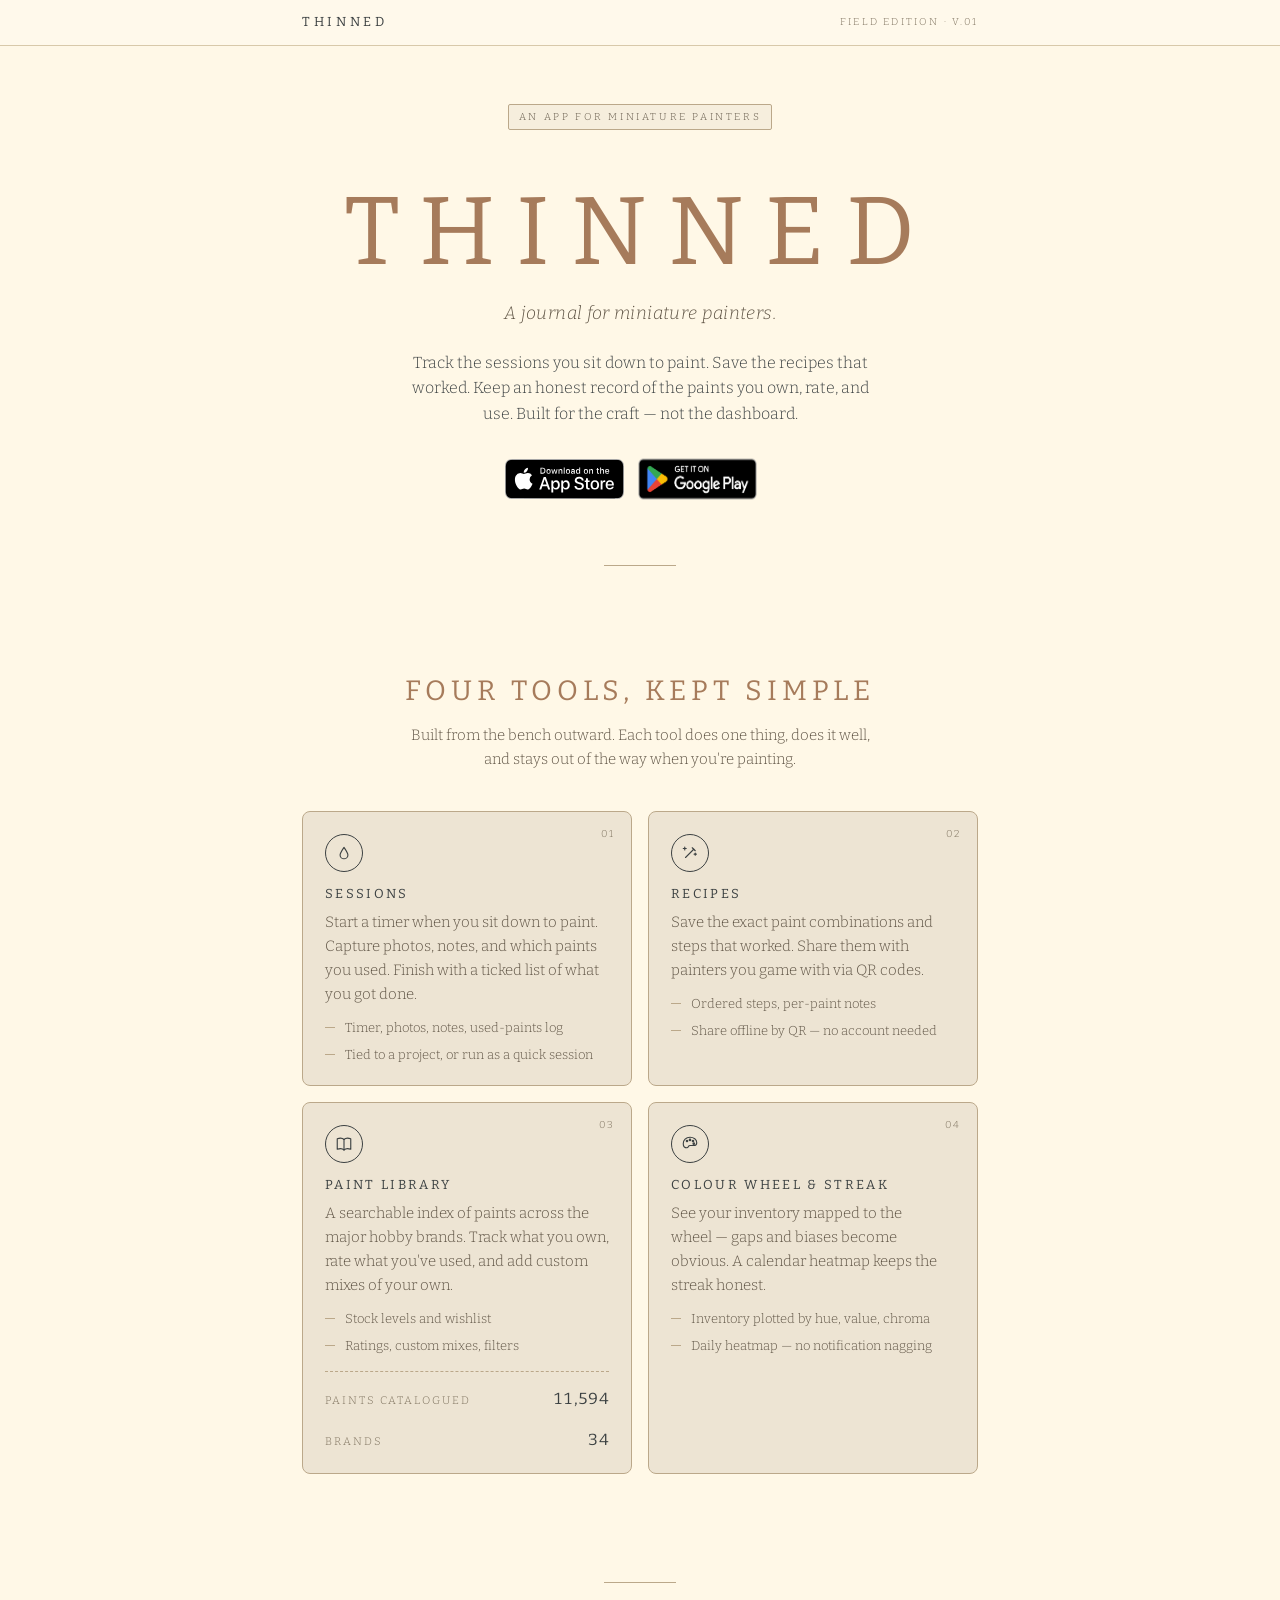
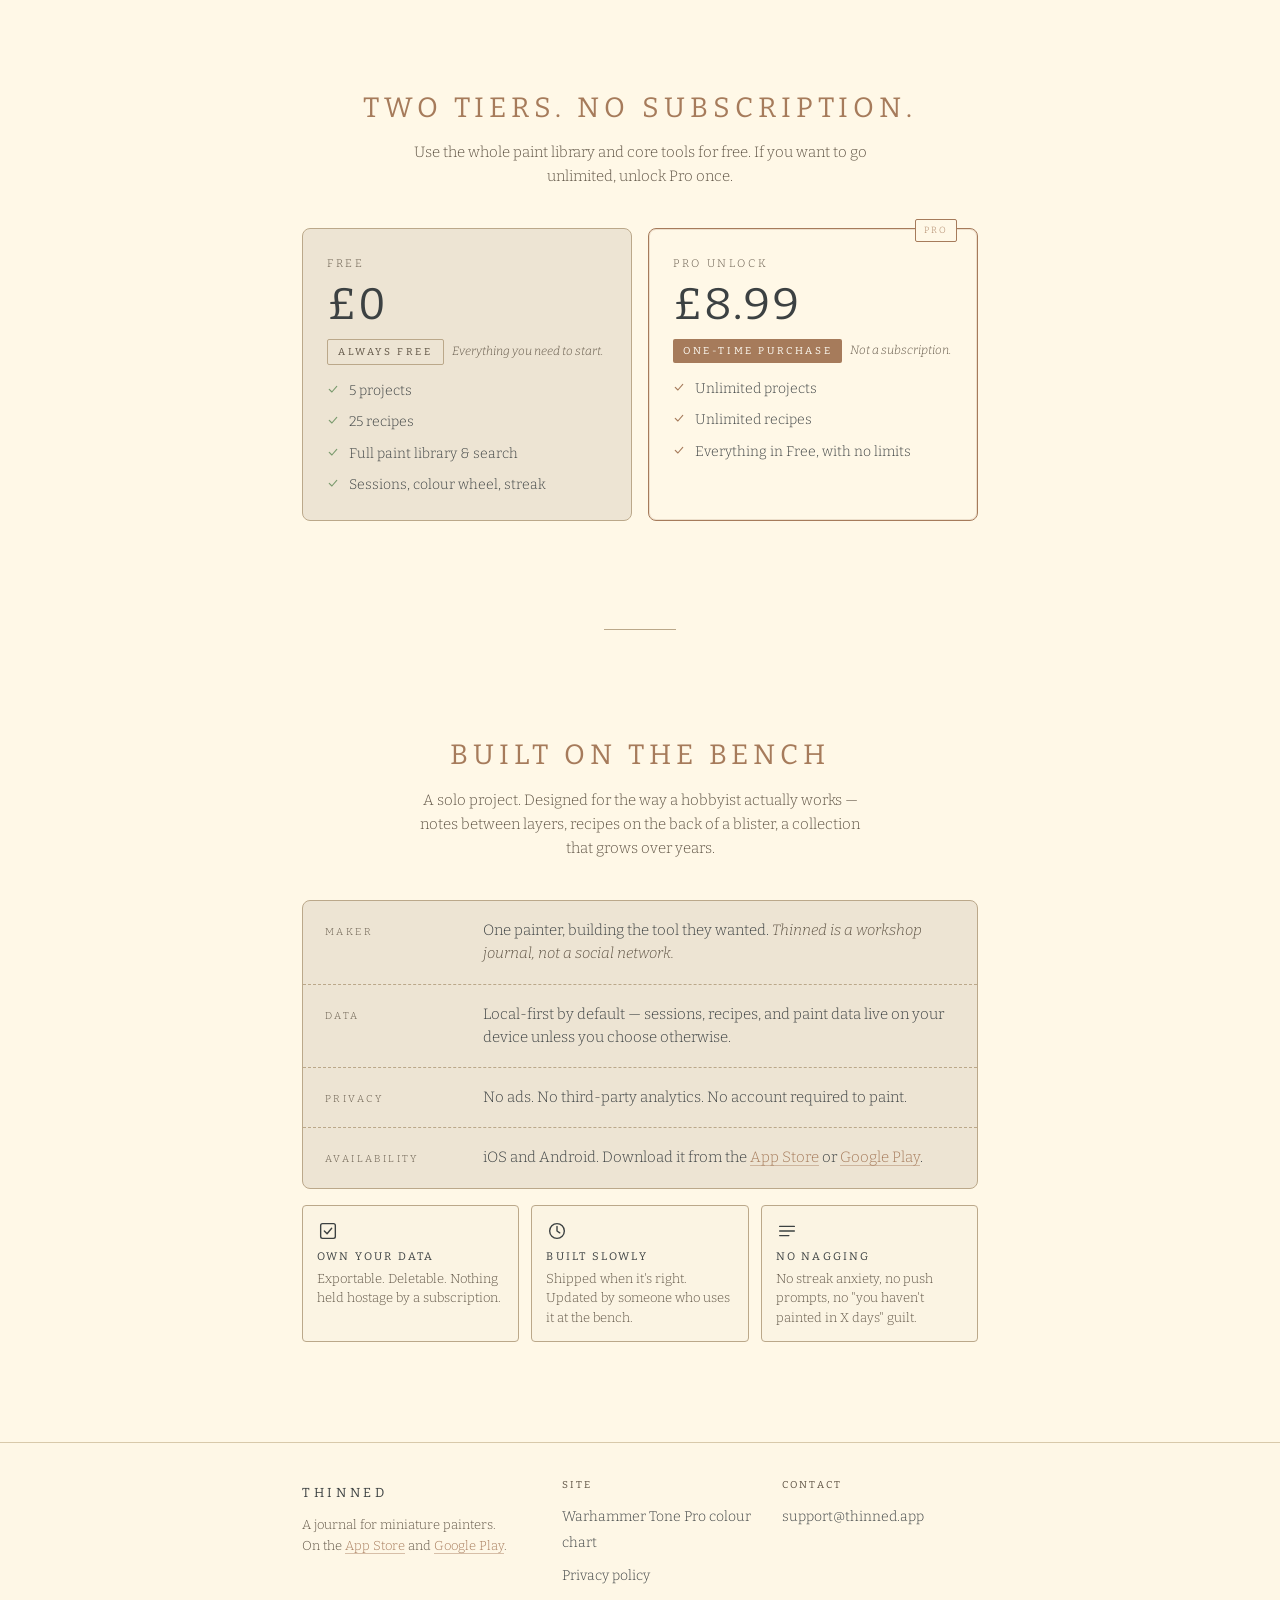
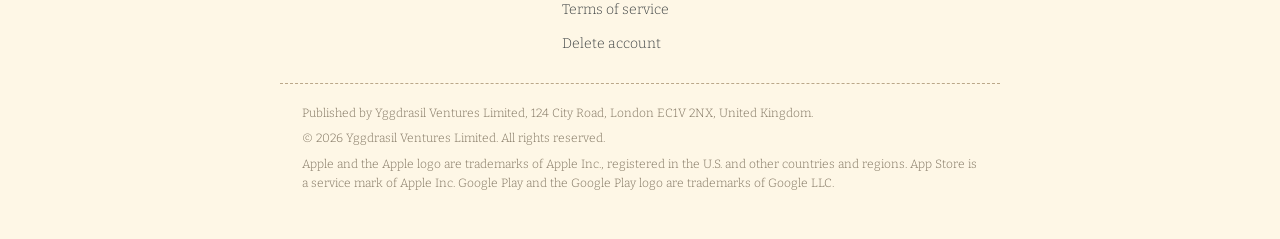
<file: index.html>
<!DOCTYPE html>
<html lang="en">
<head>
<meta charset="utf-8">
<meta name="viewport" content="width=device-width, initial-scale=1, viewport-fit=cover">
<title>Thinned — A journal for miniature painters</title>
<meta name="description" content="Thinned is a painting journal for tabletop miniature painters. Sessions, recipes, a paint library of 11,594 paints across 34 brands, and a colour wheel. Available on iOS and Android.">
<meta name="theme-color" content="#FFF8E7">
<meta name="apple-itunes-app" content="app-id=6762445836">
<meta property="og:title" content="Thinned — A journal for miniature painters">
<meta property="og:description" content="Sessions, recipes, and a paint library for tabletop miniature painters. Local-first. iOS and Android.">
<meta property="og:type" content="website">
<meta property="og:url" content="https://thinned.app/">
<link rel="preconnect" href="https://fonts.googleapis.com">
<link rel="preconnect" href="https://fonts.gstatic.com" crossorigin>
<link href="https://fonts.googleapis.com/css2?family=Bitter:wght@300;400;500&display=swap" rel="stylesheet">
<style>
  /* ---------- Tokens ---------- */
  :root{
    --bg:          #FFF8E7;
    --card:        #EDE4D3;
    --ink:         #3C4142;
    --meta:        #5E5344;
    --meta-light:  #7A6E5A;
    --accent:      #A67B5B;
    --border:      #BBA88A;
    --border-soft: #D8C9AA;
    --white:       #FFFDF5;
    --danger:      #C4746E;
    --success:     #7A9A6D;

    --maxw: 720px;
    --gutter: 22px;
    --radius: 4px;
    --radius-lg: 8px;
  }

  /* ---------- Reset ---------- */
  *,*::before,*::after{ box-sizing:border-box; }
  html,body{ margin:0; padding:0; }
  img,svg{ display:block; max-width:100%; }
  a{ color: var(--accent); text-decoration: underline; text-decoration-thickness: 1px; text-underline-offset: 3px; text-decoration-color: color-mix(in oklab, var(--accent) 45%, transparent); }
  a:hover{ text-decoration-color: var(--accent); }
  button{ font: inherit; color: inherit; }

  body{
    font-family: 'Bitter', Georgia, 'Times New Roman', serif;
    font-weight: 300;
    font-size: 16px;
    line-height: 1.6;
    color: var(--ink);
    background: var(--bg);
    -webkit-font-smoothing: antialiased;
    text-rendering: optimizeLegibility;
  }

  /* ---------- Type ---------- */
  h1,h2,h3,h4{
    font-weight: 400;
    text-transform: uppercase;
    letter-spacing: 0.14em;
    color: var(--ink);
    margin: 0;
    line-height: 1.2;
  }
  p{ margin: 0 0 1em; text-wrap: pretty; }
  .label{
    font-size: 10px;
    letter-spacing: 0.18em;
    text-transform: uppercase;
    color: var(--meta);
    font-weight: 300;
  }
  .meta{ color: var(--meta); font-size: 14px; }

  /* ---------- Layout ---------- */
  .wrap{
    max-width: var(--maxw);
    margin: 0 auto;
    padding: 0 var(--gutter);
  }
  section{ padding: 56px 0; }
  @media (min-width: 720px){ section{ padding: 80px 0; } }

  .rule{
    width: 72px; height: 1px;
    background: var(--border);
    border: 0;
    margin: 28px auto;
  }

  .section-head{ text-align: center; margin-bottom: 40px; }
  .section-head h2{
    font-size: clamp(22px, 3.2vw, 28px);
    letter-spacing: 0.18em;
  }
  .section-head .lede{
    max-width: 46ch;
    margin: 16px auto 0;
    color: var(--meta);
    font-size: 15px;
  }

  /* ---------- Top rail ---------- */
  .rail{
    border-bottom: 1px solid var(--border-soft);
    background: color-mix(in oklab, var(--bg) 85%, #fff);
    position: sticky; top: 0; z-index: 10;
    backdrop-filter: blur(4px);
  }
  .rail-inner{
    display: flex; align-items: center; justify-content: space-between;
    padding: 12px var(--gutter);
    max-width: var(--maxw); margin: 0 auto;
  }
  .wordmark{
    display: inline-flex; align-items: center;
    text-decoration: none; color: var(--ink);
    font-weight: 400; letter-spacing: 0.28em;
    text-transform: uppercase; font-size: 13px;
  }
  .rail-meta{
    font-size: 10px; letter-spacing: 0.22em; text-transform: uppercase;
    color: var(--meta-light);
  }
  @media (max-width: 480px){ .rail-meta{ display: none; } }

  /* ---------- Hero ---------- */
  .hero{
    padding-top: 56px;
    padding-bottom: 24px;
    text-align: center;
  }
  .hero .plate{
    display: inline-block;
    font-size: 10px;
    letter-spacing: 0.26em;
    text-transform: uppercase;
    color: var(--meta);
    padding: 4px 10px;
    border: 1px solid var(--border);
    border-radius: 2px;
    background: color-mix(in oklab, var(--card) 50%, var(--bg));
  }
  .hero h1{
    font-size: clamp(44px, 12vw, 96px);
    letter-spacing: 0.22em;
    margin: 44px 0 10px;
    color: var(--accent);
  }
  .section-head h2{ color: var(--accent); }
  .hero .tag{
    font-weight: 300;
    font-size: clamp(15px, 2.4vw, 18px);
    color: var(--meta);
    font-style: italic;
    letter-spacing: 0.02em;
    margin-bottom: 22px;
  }
  .hero .positioning{
    max-width: 46ch;
    margin: 0 auto 32px;
    color: var(--ink);
  }

  /* Store CTAs */
  .cta-row{
    display: flex; gap: 12px; justify-content: center; flex-wrap: wrap;
    margin-top: 10px;
  }
  .store{
    display: inline-flex; align-items: center; gap: 10px;
    background: var(--ink);
    color: var(--white);
    border: 1px solid var(--ink);
    border-radius: 6px;
    padding: 10px 18px 10px 14px;
    text-decoration: none;
    min-width: 188px;
    transition: background .15s ease;
  }
  .store:hover{ background: #2a2e2f; }
  .store.disabled{ cursor: not-allowed; opacity: 0.95; }
  .store .store-glyph{ width: 22px; height: 22px; flex: 0 0 22px; }
  .store .store-glyph svg{ width: 22px; height: 22px; }
  .store .store-copy{
    display: flex; flex-direction: column; line-height: 1.05; text-align: left;
  }
  .store .store-copy .small{
    font-size: 9px; letter-spacing: 0.2em; text-transform: uppercase;
    color: color-mix(in oklab, var(--white) 80%, transparent);
    font-weight: 300;
  }
  .store .store-copy .big{
    font-size: 14px; letter-spacing: 0.08em; text-transform: uppercase;
    font-weight: 400; margin-top: 2px;
  }
  /* Store badges: official artwork at 40px (Apple's minimum). Both stores ask
     for clear space of a quarter of the badge height; the row's margins keep it. */
  .store-badges{
    display: flex; align-items: center; justify-content: center; flex-wrap: wrap;
    gap: 16px;
    margin: 0 0 14px;
  }
  .store-badges a{ display: inline-flex; border-radius: 6px; }
  .store-badges img{ height: 40px; width: auto; }
  /* Google's PNG ships with its own clear space (41px of 250); trim it so both badges share one box. */
  .store-badges .badge-play img{ height: 60px; margin: -10px; }

  /* ---------- Features ---------- */
  .features{
    display: grid;
    grid-template-columns: 1fr;
    gap: 14px;
  }
  @media (min-width: 720px){
    .features{ grid-template-columns: 1fr 1fr; gap: 16px; }
  }
  .feature{
    background: var(--card);
    border: 1px solid var(--border);
    border-radius: var(--radius-lg);
    padding: 22px 22px 20px;
    position: relative;
  }
  .feature .idx{
    position: absolute; top: 14px; right: 16px;
    font-size: 10px; letter-spacing: 0.22em; color: var(--meta-light);
  }
  .feature .ico{
    width: 38px; height: 38px;
    border: 1.5px solid var(--ink);
    border-radius: 50%;
    display: inline-flex; align-items: center; justify-content: center;
    margin-bottom: 14px;
  }
  .feature .ico svg{ width: 18px; height: 18px; }
  .feature h3{
    font-size: 13px; letter-spacing: 0.18em; margin-bottom: 8px;
  }
  .feature p{ color: var(--meta); font-size: 15px; margin: 0; }
  .feature .bullets{
    margin: 12px 0 0;
    padding: 0; list-style: none;
    display: flex; flex-direction: column; gap: 6px;
    font-size: 13px; color: var(--meta);
  }
  .feature .bullets li{
    display: flex; gap: 10px; align-items: baseline;
  }
  .feature .bullets li::before{
    content: ""; display: inline-block; width: 10px; height: 1px;
    background: var(--border); flex: 0 0 10px; transform: translateY(-4px);
  }
  .stat-line{
    display: flex; align-items: baseline; justify-content: space-between;
    gap: 12px;
    margin-top: 14px; padding-top: 14px;
    border-top: 1px dashed var(--border);
    font-size: 11px; letter-spacing: 0.18em; text-transform: uppercase;
    color: var(--meta-light);
  }
  .stat-line b{
    font-weight: 400; color: var(--ink);
    font-variant-numeric: tabular-nums;
    font-size: 16px;
    letter-spacing: 0.02em;
  }

  /* ---------- Pricing ---------- */
  .prices{
    display: grid;
    grid-template-columns: 1fr;
    gap: 14px;
  }
  @media (min-width: 640px){
    .prices{ grid-template-columns: 1fr 1fr; gap: 16px; }
  }
  .price{
    background: var(--card);
    border: 1px solid var(--border);
    border-radius: var(--radius-lg);
    padding: 26px 24px 24px;
    position: relative;
    display: flex; flex-direction: column;
  }
  .price.pro{
    background: var(--bg);
    border: 1px solid var(--accent);
    box-shadow: inset 0 0 0 1px color-mix(in oklab, var(--accent) 20%, transparent);
  }
  .price .tier{
    font-size: 11px; letter-spacing: 0.24em; text-transform: uppercase;
    color: var(--meta);
  }
  .price .amount{
    display: flex; align-items: baseline; gap: 8px;
    margin: 10px 0 6px;
  }
  .price .amount .big{
    font-size: 44px; font-weight: 400; letter-spacing: 0.02em;
    color: var(--ink); line-height: 1;
    font-variant-numeric: tabular-nums;
  }
  .price .amount .unit{
    font-size: 11px; letter-spacing: 0.22em; text-transform: uppercase;
    color: var(--meta-light);
  }
  .price .terms{
    display: inline-flex; align-items: center; gap: 8px;
    margin: 6px 0 14px;
  }
  .price .terms .chip{
    font-size: 10px; letter-spacing: 0.26em; text-transform: uppercase;
    padding: 4px 10px;
    border-radius: 2px;
    font-weight: 400;
  }
  .price.pro .terms .chip{
    background: var(--accent); color: var(--white);
  }
  .price .terms .small{
    font-size: 12px; color: var(--meta);
    font-style: italic;
  }
  .price ul{
    list-style: none; margin: 0; padding: 0;
    display: flex; flex-direction: column; gap: 8px;
  }
  .price ul li{
    font-size: 14px; color: var(--ink);
    display: flex; gap: 10px; align-items: baseline;
  }
  .price ul li .tick{
    flex: 0 0 12px; width: 12px; height: 12px; margin-top: 4px;
  }
  .price .pro-tag{
    position: absolute; top: -10px; right: 20px;
    background: var(--bg);
    border: 1px solid var(--accent);
    color: var(--accent);
    font-size: 9px; letter-spacing: 0.24em; text-transform: uppercase;
    padding: 3px 8px; border-radius: 2px;
  }

  /* ---------- About as spec sheet ---------- */
  .about-sheet{
    background: var(--card);
    border: 1px solid var(--border);
    border-radius: var(--radius-lg);
    overflow: hidden;
  }
  .about-row{
    display: grid;
    grid-template-columns: 140px 1fr;
    gap: 18px;
    padding: 18px 22px;
    align-items: baseline;
  }
  .about-row + .about-row{
    border-top: 1px dashed var(--border);
  }
  .about-row .k{
    font-size: 10px; letter-spacing: 0.24em; text-transform: uppercase;
    color: var(--meta);
    white-space: nowrap;
  }
  .about-row .v{
    font-size: 15px; color: var(--ink); line-height: 1.55;
  }
  .about-row .v em{
    color: var(--meta); font-style: italic;
  }
  @media (max-width: 520px){
    .about-row{ grid-template-columns: 1fr; gap: 4px; padding: 16px 18px; }
  }

  .tenets{
    display: grid;
    grid-template-columns: repeat(3, 1fr);
    gap: 12px;
    margin-top: 16px;
  }
  @media (max-width: 520px){
    .tenets{ grid-template-columns: 1fr; }
  }
  .tenet{
    border: 1px solid var(--border);
    border-radius: var(--radius);
    padding: 14px;
    background: color-mix(in oklab, var(--bg) 80%, var(--card));
  }
  .tenet .glyph{
    width: 22px; height: 22px; margin-bottom: 8px;
  }
  .tenet h4{
    font-size: 11px; letter-spacing: 0.2em; margin-bottom: 6px;
  }
  .tenet p{
    font-size: 13px; color: var(--meta); margin: 0; line-height: 1.5;
  }

  /* ---------- Footer ---------- */
  footer{
    border-top: 1px solid var(--border-soft);
    padding: 36px 0 40px;
    margin-top: 20px;
    background: color-mix(in oklab, var(--bg) 94%, var(--card));
  }
  footer .foot{
    display: grid;
    grid-template-columns: 1fr;
    gap: 24px;
    max-width: var(--maxw);
    margin: 0 auto;
    padding: 0 var(--gutter);
  }
  @media (min-width: 640px){
    footer .foot{ grid-template-columns: 1.2fr 1fr 1fr; }
  }
  footer h4{
    font-size: 10px; letter-spacing: 0.22em; margin-bottom: 12px; color: var(--meta);
  }
  footer ul{ list-style: none; margin: 0; padding: 0; display: flex; flex-direction: column; gap: 8px; }
  footer ul a{ color: var(--ink); text-decoration: none; font-size: 14px; }
  footer ul a:hover{ color: var(--accent); }
  .foot-wordmark{
    font-weight: 400; letter-spacing: 0.28em;
    text-transform: uppercase; font-size: 13px; color: var(--ink);
  }
  .legal{
    max-width: var(--maxw);
    margin: 28px auto 0;
    padding: 20px var(--gutter) 0;
    border-top: 1px dashed var(--border);
    font-size: 12px; color: var(--meta-light); line-height: 1.6;
  }
  .legal p{ margin: 0 0 6px; }

  /* ---------- A11y / motion ---------- */
  :focus-visible{
    outline: 2px solid var(--accent);
    outline-offset: 2px;
    border-radius: 2px;
  }
  @media (prefers-reduced-motion: reduce){
    *{ animation: none !important; transition: none !important; }
  }

  @keyframes gentle-in { from { opacity: 0; transform: translateY(4px); } to { opacity: 1; transform: none; } }
  .hero .plate, .hero h1, .hero .tag, .hero .positioning, .cta-row, .hero .store-badges{
    animation: gentle-in .6s ease both;
  }
  .hero h1{ animation-delay: .06s; }
  .hero .tag{ animation-delay: .1s; }
  .hero .positioning{ animation-delay: .14s; }
  .cta-row, .hero .store-badges{ animation-delay: .2s; }
</style>
</head>
<body>

<!-- Top rail -->
<header class="rail" role="banner">
  <div class="rail-inner">
    <a class="wordmark" href="/" aria-label="Thinned — home">Thinned</a>
    <span class="rail-meta">Field edition · v.01</span>
  </div>
</header>

<!-- ===== Hero ===== -->
<section class="hero" aria-labelledby="hero-title">
  <div class="wrap">
    <span class="plate">An app for miniature painters</span>

    <h1 id="hero-title">Thinned</h1>
    <div class="tag">A journal for miniature painters.</div>

    <p class="positioning">
      Track the sessions you sit down to paint. Save the recipes that worked.
      Keep an honest record of the paints you own, rate, and use. Built for the
      craft — not the dashboard.
    </p>

    <div class="store-badges" role="group" aria-label="Download Thinned">
      <a class="badge-apple" href="https://apps.apple.com/gb/app/id6762445836">
        <img src="/img/badge-app-store.svg" alt="Download on the App Store" width="120" height="40">
      </a>
      <a class="badge-play" href="https://play.google.com/store/apps/details?id=com.thinned.thinned">
        <img src="/img/badge-google-play.png" alt="Get it on Google Play" width="155" height="60">
      </a>
    </div>
  </div>
</section>

<hr class="rule" aria-hidden="true">

<!-- ===== Features ===== -->
<section id="features" aria-labelledby="features-title">
  <div class="wrap">
    <header class="section-head">
      <h2 id="features-title">Four tools, kept simple</h2>
      <p class="lede">Built from the bench outward. Each tool does one thing, does it well, and stays out of the way when you're painting.</p>
    </header>

    <div class="features">
      <!-- Sessions -->
      <article class="feature">
        <span class="idx">01</span>
        <div class="ico" aria-hidden="true">
          <svg viewBox="0 0 24 24" fill="none" stroke="#3C4142" stroke-width="1.5" stroke-linecap="round" stroke-linejoin="round">
            <path d="M12 4.5 C 9 9, 6.8 12, 6.8 14.5 a5.2 5.2 0 0 0 10.4 0 C 17.2 12, 15 9, 12 4.5 Z"/>
          </svg>
        </div>
        <h3>Sessions</h3>
        <p>Start a timer when you sit down to paint. Capture photos, notes, and which paints you used. Finish with a ticked list of what you got done.</p>
        <ul class="bullets">
          <li>Timer, photos, notes, used-paints log</li>
          <li>Tied to a project, or run as a quick session</li>
        </ul>
      </article>

      <!-- Recipes -->
      <article class="feature">
        <span class="idx">02</span>
        <div class="ico" aria-hidden="true">
          <svg viewBox="0 0 24 24" fill="none" stroke="#3C4142" stroke-width="1.5" stroke-linecap="round" stroke-linejoin="round">
            <path d="M6 18 L17 7"/>
            <path d="M15 5 L19 9"/>
            <path d="M5 8 L5 4 M3 6 L7 6"/>
            <path d="M19 15 L19 12 M17.5 13.5 L20.5 13.5"/>
          </svg>
        </div>
        <h3>Recipes</h3>
        <p>Save the exact paint combinations and steps that worked. Share them with painters you game with via QR codes.</p>
        <ul class="bullets">
          <li>Ordered steps, per-paint notes</li>
          <li>Share offline by QR — no account needed</li>
        </ul>
      </article>

      <!-- Paint library -->
      <article class="feature">
        <span class="idx">03</span>
        <div class="ico" aria-hidden="true">
          <svg viewBox="0 0 24 24" fill="none" stroke="#3C4142" stroke-width="1.5" stroke-linecap="round" stroke-linejoin="round">
            <path d="M3 5 C 6 4, 10 4, 12 6 C 14 4, 18 4, 21 5 L21 19 C 18 18, 14 18, 12 20 C 10 18, 6 18, 3 19 Z"/>
            <path d="M12 6 L12 20"/>
          </svg>
        </div>
        <h3>Paint library</h3>
        <p>A searchable index of paints across the major hobby brands. Track what you own, rate what you've used, and add custom mixes of your own.</p>
        <ul class="bullets">
          <li>Stock levels and wishlist</li>
          <li>Ratings, custom mixes, filters</li>
        </ul>
        <div class="stat-line">
          <span>Paints catalogued</span>
          <b>11,594</b>
        </div>
        <div class="stat-line" style="margin-top:8px;padding-top:8px;border-top:0;">
          <span>Brands</span>
          <b>34</b>
        </div>
      </article>

      <!-- Colour wheel + streak -->
      <article class="feature">
        <span class="idx">04</span>
        <div class="ico" aria-hidden="true">
          <svg viewBox="0 0 24 24" fill="none" stroke="#3C4142" stroke-width="1.5" stroke-linecap="round" stroke-linejoin="round">
            <path d="M12 3 C 6.5 3, 3 6.8, 3 11.5 C 3 15.2, 5.5 17, 8 17 C 9.2 17, 9.5 16, 10 15.2 C 10.6 14.2, 11.3 14, 12 14 L 17 14 C 19.8 14, 21 12.2, 21 10.3 C 21 6, 17 3, 12 3 Z"/>
            <circle cx="8" cy="8" r="1"/>
            <circle cx="12" cy="6.5" r="1"/>
            <circle cx="16" cy="8" r="1"/>
            <circle cx="17" cy="11.5" r="1"/>
          </svg>
        </div>
        <h3>Colour wheel &amp; streak</h3>
        <p>See your inventory mapped to the wheel — gaps and biases become obvious. A calendar heatmap keeps the streak honest.</p>
        <ul class="bullets">
          <li>Inventory plotted by hue, value, chroma</li>
          <li>Daily heatmap — no notification nagging</li>
        </ul>
      </article>
    </div>
  </div>
</section>

<hr class="rule" aria-hidden="true">

<!-- ===== Pricing ===== -->
<section id="pricing" aria-labelledby="pricing-title">
  <div class="wrap">
    <header class="section-head">
      <h2 id="pricing-title">Two tiers. No subscription.</h2>
      <p class="lede">Use the whole paint library and core tools for free. If you want to go unlimited, unlock Pro once.</p>
    </header>

    <div class="prices">
      <!-- Free -->
      <article class="price">
        <div class="tier">Free</div>
        <div class="amount">
          <span class="big">£0</span>
        </div>
        <div class="terms">
          <span class="chip" style="border:1px solid var(--border); color: var(--meta);">Always free</span>
          <span class="small">Everything you need to start.</span>
        </div>
        <ul>
          <li><svg class="tick" viewBox="0 0 16 16" fill="none" stroke="#7A9A6D" stroke-width="1.5" stroke-linecap="round" stroke-linejoin="round" aria-hidden="true"><path d="M3 8.5 L6.5 12 L13 4.5"/></svg> 5 projects</li>
          <li><svg class="tick" viewBox="0 0 16 16" fill="none" stroke="#7A9A6D" stroke-width="1.5" stroke-linecap="round" stroke-linejoin="round" aria-hidden="true"><path d="M3 8.5 L6.5 12 L13 4.5"/></svg> 25 recipes</li>
          <li><svg class="tick" viewBox="0 0 16 16" fill="none" stroke="#7A9A6D" stroke-width="1.5" stroke-linecap="round" stroke-linejoin="round" aria-hidden="true"><path d="M3 8.5 L6.5 12 L13 4.5"/></svg> Full paint library &amp; search</li>
          <li><svg class="tick" viewBox="0 0 16 16" fill="none" stroke="#7A9A6D" stroke-width="1.5" stroke-linecap="round" stroke-linejoin="round" aria-hidden="true"><path d="M3 8.5 L6.5 12 L13 4.5"/></svg> Sessions, colour wheel, streak</li>
        </ul>
      </article>

      <!-- Pro -->
      <article class="price pro">
        <span class="pro-tag">Pro</span>
        <div class="tier">Pro unlock</div>
        <div class="amount">
          <span class="big">£8.99</span>
        </div>
        <div class="terms">
          <span class="chip">One-time purchase</span>
          <span class="small">Not a subscription.</span>
        </div>
        <ul>
          <li><svg class="tick" viewBox="0 0 16 16" fill="none" stroke="#A67B5B" stroke-width="1.5" stroke-linecap="round" stroke-linejoin="round" aria-hidden="true"><path d="M3 8.5 L6.5 12 L13 4.5"/></svg> Unlimited projects</li>
          <li><svg class="tick" viewBox="0 0 16 16" fill="none" stroke="#A67B5B" stroke-width="1.5" stroke-linecap="round" stroke-linejoin="round" aria-hidden="true"><path d="M3 8.5 L6.5 12 L13 4.5"/></svg> Unlimited recipes</li>
          <li><svg class="tick" viewBox="0 0 16 16" fill="none" stroke="#A67B5B" stroke-width="1.5" stroke-linecap="round" stroke-linejoin="round" aria-hidden="true"><path d="M3 8.5 L6.5 12 L13 4.5"/></svg> Everything in Free, with no limits</li>
        </ul>
      </article>
    </div>
  </div>
</section>

<hr class="rule" aria-hidden="true">

<!-- ===== About — as a spec sheet ===== -->
<section id="about" aria-labelledby="about-title">
  <div class="wrap">
    <header class="section-head">
      <h2 id="about-title">Built on the bench</h2>
      <p class="lede">A solo project. Designed for the way a hobbyist actually works — notes between layers, recipes on the back of a blister, a collection that grows over years.</p>
    </header>

    <div class="about-sheet" role="group" aria-label="About Thinned">
      <div class="about-row">
        <div class="k">Maker</div>
        <div class="v">One painter, building the tool they wanted. <em>Thinned is a workshop journal, not a social network.</em></div>
      </div>
      <div class="about-row">
        <div class="k">Data</div>
        <div class="v">Local-first by default — sessions, recipes, and paint data live on your device unless you choose otherwise.</div>
      </div>
      <div class="about-row">
        <div class="k">Privacy</div>
        <div class="v">No ads. No third-party analytics. No account required to paint.</div>
      </div>
      <div class="about-row">
        <div class="k">Availability</div>
        <div class="v">iOS and Android. Download it from the <a href="https://apps.apple.com/gb/app/id6762445836">App Store</a> or <a href="https://play.google.com/store/apps/details?id=com.thinned.thinned">Google Play</a>.</div>
      </div>
    </div>

    <div class="tenets" aria-hidden="true">
      <div class="tenet">
        <svg class="glyph" viewBox="0 0 24 24" fill="none" stroke="#3C4142" stroke-width="1.5" stroke-linecap="round" stroke-linejoin="round"><rect x="4" y="4" width="16" height="16" rx="2"/><path d="M8 12 L11 15 L16 9"/></svg>
        <h4>Own your data</h4>
        <p>Exportable. Deletable. Nothing held hostage by a subscription.</p>
      </div>
      <div class="tenet">
        <svg class="glyph" viewBox="0 0 24 24" fill="none" stroke="#3C4142" stroke-width="1.5" stroke-linecap="round" stroke-linejoin="round"><circle cx="12" cy="12" r="8"/><path d="M12 7 L12 12 L15 14"/></svg>
        <h4>Built slowly</h4>
        <p>Shipped when it's right. Updated by someone who uses it at the bench.</p>
      </div>
      <div class="tenet">
        <svg class="glyph" viewBox="0 0 24 24" fill="none" stroke="#3C4142" stroke-width="1.5" stroke-linecap="round" stroke-linejoin="round"><path d="M4 7 L20 7"/><path d="M4 12 L20 12"/><path d="M4 17 L14 17"/></svg>
        <h4>No nagging</h4>
        <p>No streak anxiety, no push prompts, no "you haven't painted in X days" guilt.</p>
      </div>
    </div>
  </div>
</section>

<!-- ===== Footer ===== -->
<footer role="contentinfo">
  <div class="foot">
    <div>
      <span class="foot-wordmark">Thinned</span>
      <p class="meta" style="margin-top:10px;font-size:13px;">A journal for miniature painters.<br>On the <a href="https://apps.apple.com/gb/app/id6762445836">App Store</a> and <a href="https://play.google.com/store/apps/details?id=com.thinned.thinned">Google Play</a>.</p>
    </div>
    <div>
      <h4>Site</h4>
      <ul>
        <li><a href="/paints/warhammer-tone-pro-colour-chart">Warhammer Tone Pro colour chart</a></li>
        <li><a href="/privacy-policy">Privacy policy</a></li>
        <li><a href="/terms-of-service">Terms of service</a></li>
        <li><a href="/delete-account">Delete account</a></li>
      </ul>
    </div>
    <div>
      <h4>Contact</h4>
      <ul>
        <li><a href="mailto:support@thinned.app">support@thinned.app</a></li>
      </ul>
    </div>
  </div>

  <div class="legal">
    <p>Published by Yggdrasil Ventures Limited, 124 City Road, London EC1V 2NX, United Kingdom.</p>
    <p>© 2026 Yggdrasil Ventures Limited. All rights reserved.</p>
    <p>Apple and the Apple logo are trademarks of Apple Inc., registered in the U.S. and other countries and regions. App Store is a service mark of Apple Inc. Google Play and the Google Play logo are trademarks of Google LLC.</p>
  </div>
</footer>

</body>
</html>
</file>
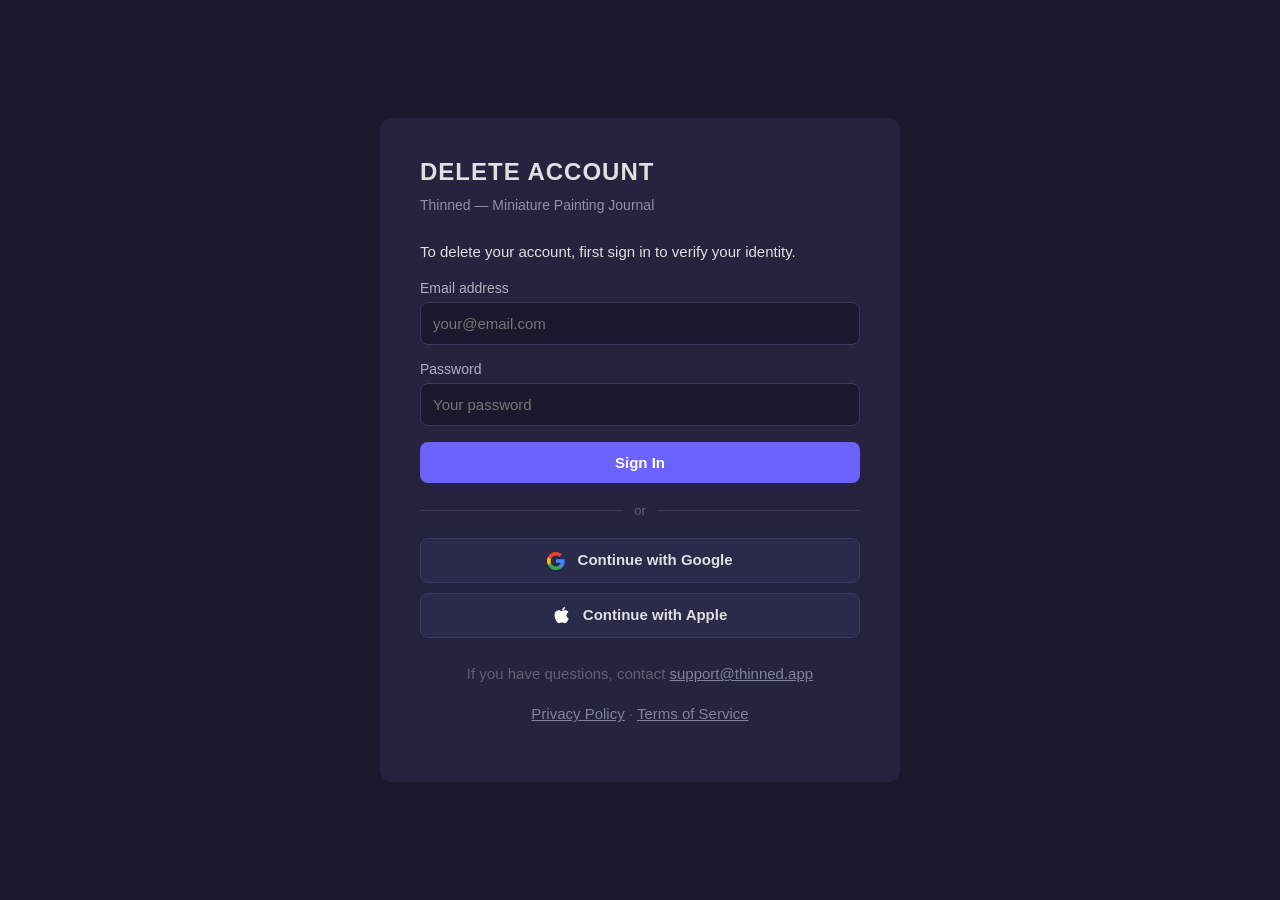
<file: delete-account.html>
<!DOCTYPE html>
<html lang="en">
<head>
  <meta charset="UTF-8">
  <meta name="viewport" content="width=device-width, initial-scale=1.0">
  <title>Delete Account — Thinned</title>
  <link rel="stylesheet" href="style.css">
</head>
<body>
  <div class="card">
    <h1>DELETE ACCOUNT</h1>
    <p class="subtitle">Thinned — Miniature Painting Journal</p>

    <!-- Step 1: Sign in -->
    <div id="login-view">
      <p>To delete your account, first sign in to verify your identity.</p>

      <label for="email">Email address</label>
      <input type="email" id="email" placeholder="your@email.com" required>

      <label for="password">Password</label>
      <input type="password" id="password" placeholder="Your password" required>

      <p id="login-error" class="error-msg hidden"></p>

      <button class="btn btn-primary" id="login-btn" onclick="signIn()">
        Sign In
      </button>

      <div class="divider"><span>or</span></div>

      <button class="btn btn-oauth" id="google-btn" onclick="signInWithGoogle()">
        <svg width="18" height="18" viewBox="0 0 18 18" style="vertical-align: middle; margin-right: 8px;">
          <path fill="#4285F4" d="M17.64 9.2c0-.637-.057-1.251-.164-1.84H9v3.481h4.844a4.14 4.14 0 0 1-1.796 2.716v2.259h2.908c1.702-1.567 2.684-3.875 2.684-6.615Z"/>
          <path fill="#34A853" d="M9 18c2.43 0 4.467-.806 5.956-2.184l-2.908-2.259c-.806.54-1.837.86-3.048.86-2.344 0-4.328-1.584-5.036-3.711H.957v2.332A8.997 8.997 0 0 0 9 18Z"/>
          <path fill="#FBBC05" d="M3.964 10.706A5.41 5.41 0 0 1 3.682 9c0-.593.102-1.17.282-1.706V4.962H.957A8.997 8.997 0 0 0 0 9c0 1.452.348 2.827.957 4.038l3.007-2.332Z"/>
          <path fill="#EA4335" d="M9 3.58c1.321 0 2.508.454 3.44 1.345l2.582-2.58C13.463.891 11.426 0 9 0A8.997 8.997 0 0 0 .957 4.962L3.964 7.294C4.672 5.166 6.656 3.58 9 3.58Z"/>
        </svg>
        Continue with Google
      </button>

      <button class="btn btn-oauth" id="apple-btn" onclick="signInWithApple()" style="margin-top: 10px;">
        <svg width="18" height="18" viewBox="0 0 18 18" fill="#fff" style="vertical-align: middle; margin-right: 8px;">
          <path d="M13.545 8.32c-.022-2.272 1.854-3.364 1.938-3.416-1.054-1.542-2.695-1.754-3.28-1.778-1.396-.142-2.727.822-3.436.822-.709 0-1.805-.801-2.968-.78C4.36 3.192 3.01 4.03 2.26 5.34.735 7.993 1.882 11.89 3.345 14.04c.735 1.053 1.61 2.236 2.76 2.194 1.107-.044 1.526-.717 2.864-.717 1.338 0 1.714.717 2.882.694 1.192-.02 1.948-1.074 2.676-2.131.844-1.222 1.19-2.405 1.212-2.466-.026-.012-2.326-.893-2.35-3.542l.156.248Z"/>
          <path d="M11.34 2.004c.61-.74.822-1.736.732-2.004-.703.028-1.554.47-2.058 1.06-.452.524-.849 1.36-.742 2.163.784.06 1.586-.4 2.068-1.22Z"/>
        </svg>
        Continue with Apple
      </button>
    </div>

    <!-- Step 2: Confirm deletion -->
    <div id="confirm-view" class="hidden">
      <p>Signed in as <strong id="user-email"></strong></p>

      <div class="notice">
        Deleting your account will <strong>permanently remove</strong> all of your data, including:
      </div>

      <ul>
        <li>Your profile and account information</li>
        <li>All projects and painting sessions</li>
        <li>All recipes and shared recipe links</li>
        <li>Paint inventory, custom paints, and ratings</li>
        <li>All uploaded photos</li>
      </ul>

      <p>This action <strong>cannot be undone</strong>.</p>

      <p id="confirm-error" class="error-msg hidden"></p>

      <button class="btn btn-danger" id="delete-btn" onclick="confirmDelete()">
        Permanently Delete My Account
      </button>

      <div style="margin-top: 12px;">
        <button class="btn" style="background: #3a3a5e;" onclick="cancel()">Cancel</button>
      </div>
    </div>

    <!-- Step 3: Success -->
    <div id="success-view" class="hidden">
      <p class="success-msg">
        Your account has been deleted.<br><br>
        All data has been permanently removed. You may now close this page.
      </p>
    </div>

    <div class="footer">
      <p>If you have questions, contact <a href="mailto:support@thinned.app">support@thinned.app</a></p>
      <p style="margin-top: 8px;">
        <a href="privacy-policy.html">Privacy Policy</a> &middot;
        <a href="terms-of-service.html">Terms of Service</a>
      </p>
    </div>
  </div>

  <script type="module">
    import { createClient } from 'https://esm.sh/@supabase/supabase-js@2';

    // These are public keys — safe to expose in client code
    const SUPABASE_URL = 'https://lbtpkiqpphwitaukigfd.supabase.co';
    const SUPABASE_ANON_KEY = '%%SUPABASE_ANON_KEY%%';

    const supabase = createClient(SUPABASE_URL, SUPABASE_ANON_KEY);

    // Handle OAuth redirect — check for session on page load
    supabase.auth.onAuthStateChange((event, session) => {
      if (session?.user && (event === 'SIGNED_IN' || event === 'TOKEN_REFRESHED')) {
        document.getElementById('user-email').textContent = session.user.email || session.user.id;
        document.getElementById('login-view').classList.add('hidden');
        document.getElementById('confirm-view').classList.remove('hidden');
      }
    });

    // Expose functions to window for onclick handlers
    window.signInWithGoogle = async function() {
      const { error } = await supabase.auth.signInWithOAuth({
        provider: 'google',
        options: { redirectTo: window.location.href }
      });
      if (error) {
        document.getElementById('login-error').textContent = error.message;
        document.getElementById('login-error').classList.remove('hidden');
      }
    };

    window.signInWithApple = async function() {
      const { error } = await supabase.auth.signInWithOAuth({
        provider: 'apple',
        options: { redirectTo: window.location.href }
      });
      if (error) {
        document.getElementById('login-error').textContent = error.message;
        document.getElementById('login-error').classList.remove('hidden');
      }
    };

    window.signIn = async function() {
      const email = document.getElementById('email').value.trim();
      const password = document.getElementById('password').value;
      const errorEl = document.getElementById('login-error');
      const btn = document.getElementById('login-btn');

      errorEl.classList.add('hidden');

      if (!email || !email.includes('@')) {
        errorEl.textContent = 'Please enter a valid email address.';
        errorEl.classList.remove('hidden');
        return;
      }
      if (!password) {
        errorEl.textContent = 'Please enter your password.';
        errorEl.classList.remove('hidden');
        return;
      }

      btn.disabled = true;
      btn.innerHTML = '<span class="spinner"></span> Signing in...';

      const { data, error } = await supabase.auth.signInWithPassword({ email, password });

      if (error) {
        errorEl.textContent = error.message;
        errorEl.classList.remove('hidden');
        btn.disabled = false;
        btn.textContent = 'Sign In';
        return;
      }

      // Authenticated — show confirm step
      document.getElementById('user-email').textContent = data.user.email;
      document.getElementById('login-view').classList.add('hidden');
      document.getElementById('confirm-view').classList.remove('hidden');
    };

    window.confirmDelete = async function() {
      const errorEl = document.getElementById('confirm-error');
      const btn = document.getElementById('delete-btn');

      errorEl.classList.add('hidden');
      btn.disabled = true;
      btn.innerHTML = '<span class="spinner"></span> Deleting account...';

      const { data, error } = await supabase.functions.invoke('delete-account', {
        method: 'POST',
      });

      if (error) {
        errorEl.textContent = error.message || 'Deletion failed. Please try again.';
        errorEl.classList.remove('hidden');
        btn.disabled = false;
        btn.textContent = 'Permanently Delete My Account';
        return;
      }

      // Success
      document.getElementById('confirm-view').classList.add('hidden');
      document.getElementById('success-view').classList.remove('hidden');
    };

    window.cancel = async function() {
      await supabase.auth.signOut();
      document.getElementById('confirm-view').classList.add('hidden');
      document.getElementById('login-view').classList.remove('hidden');
      document.getElementById('login-btn').disabled = false;
      document.getElementById('login-btn').textContent = 'Sign In';
      document.getElementById('email').value = '';
      document.getElementById('password').value = '';
    };
  </script>
</body>
</html>
</file>
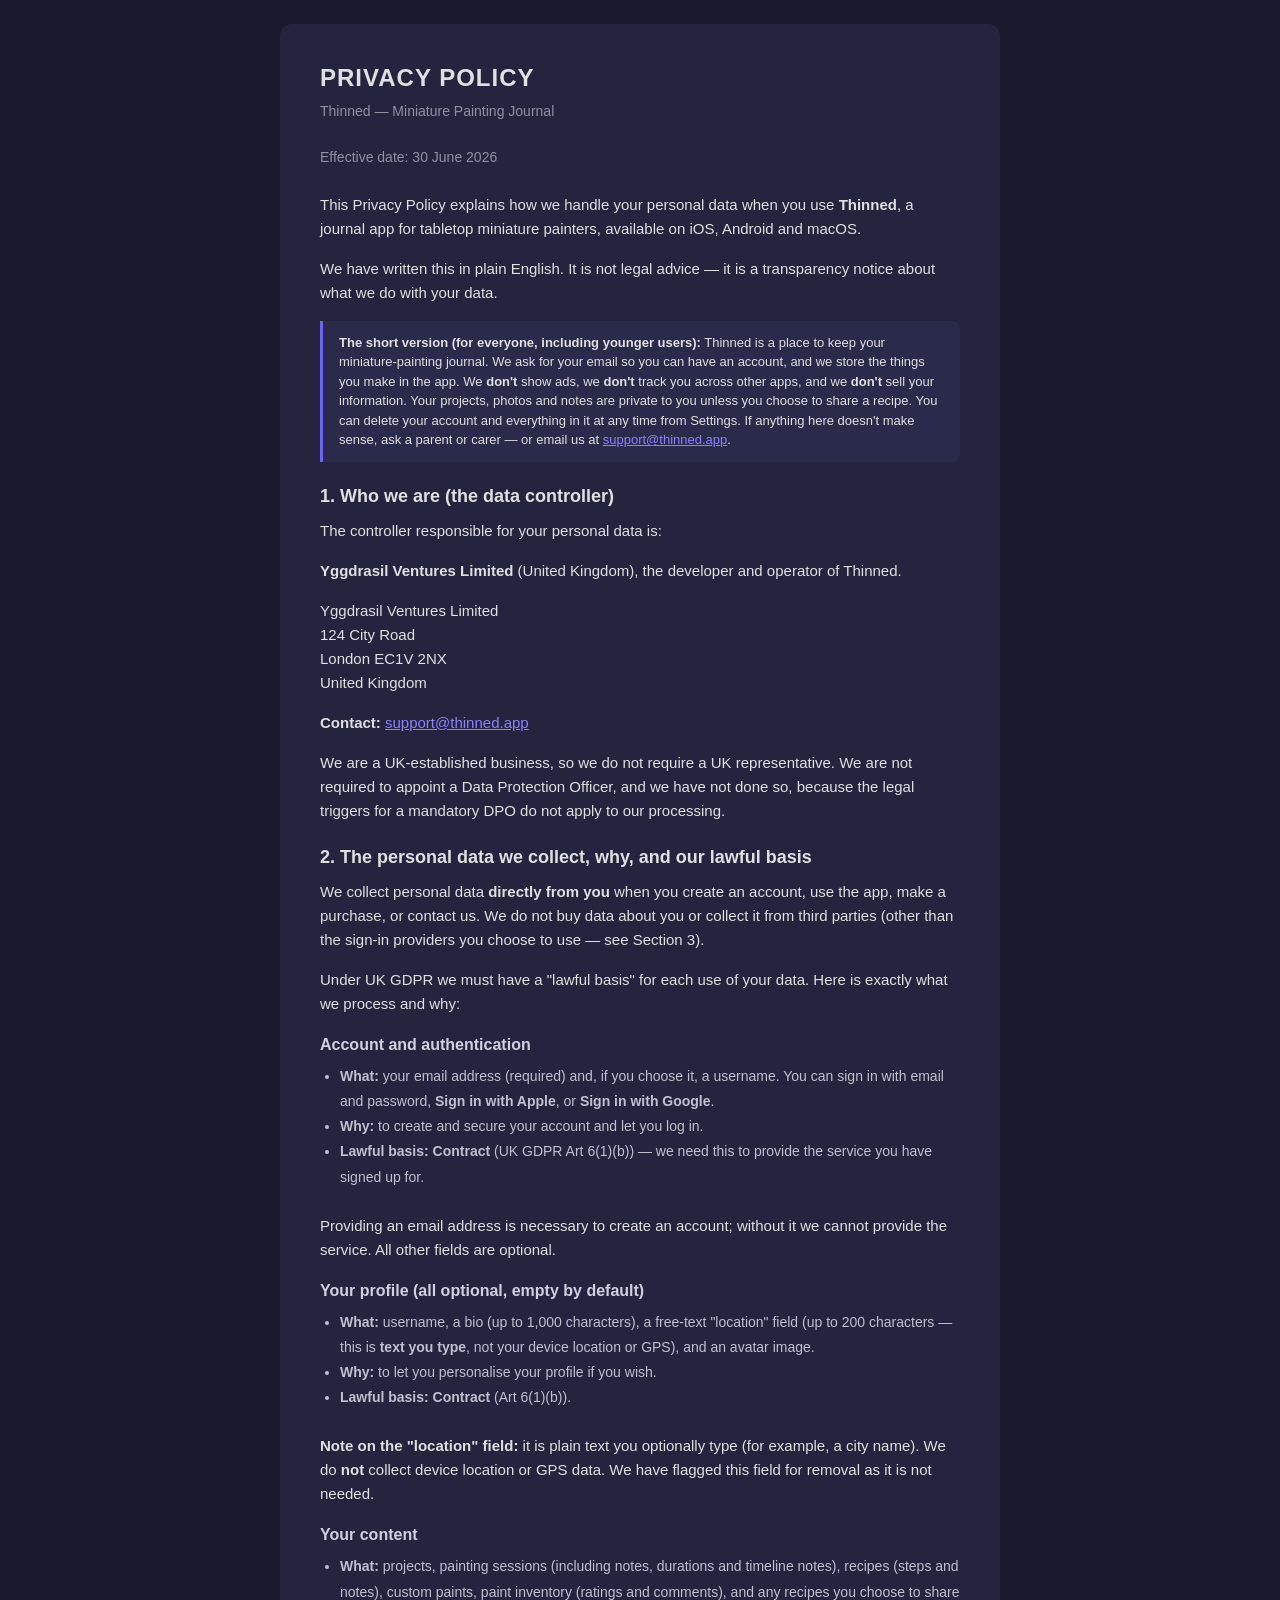
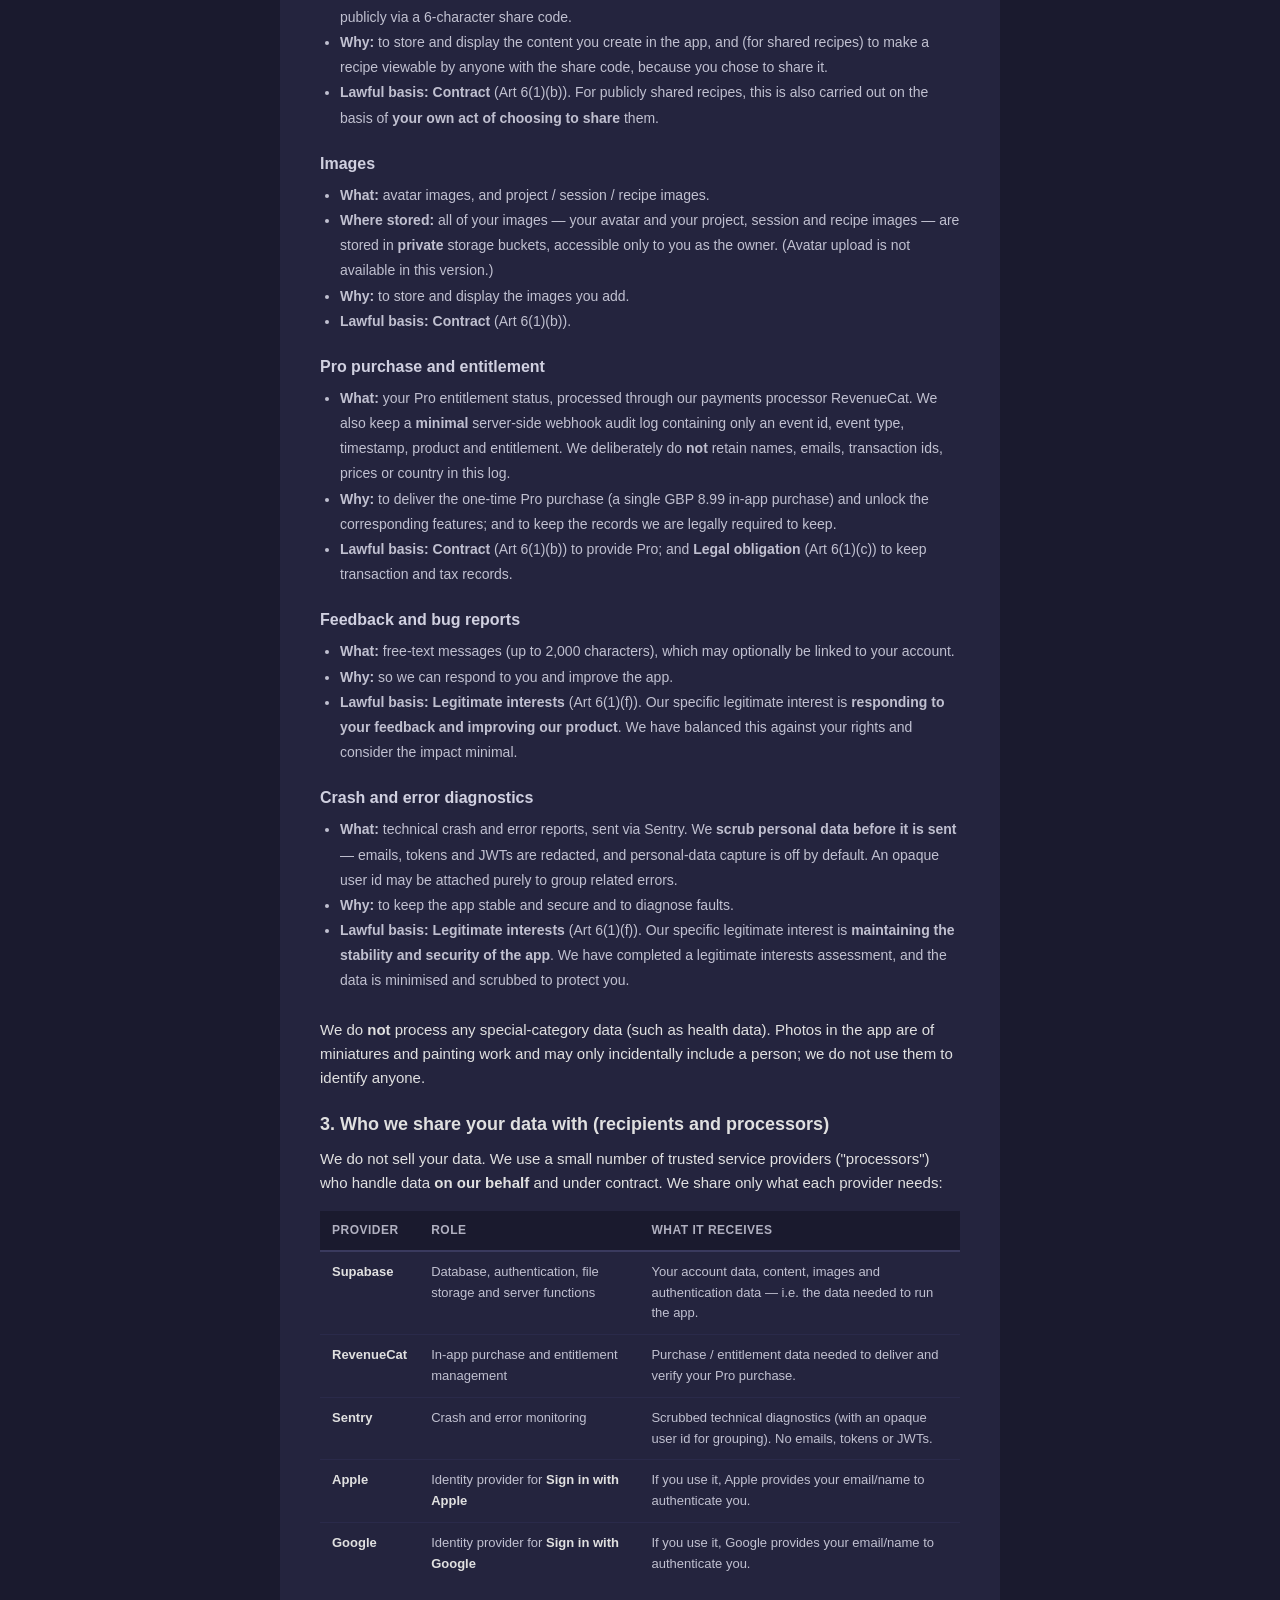
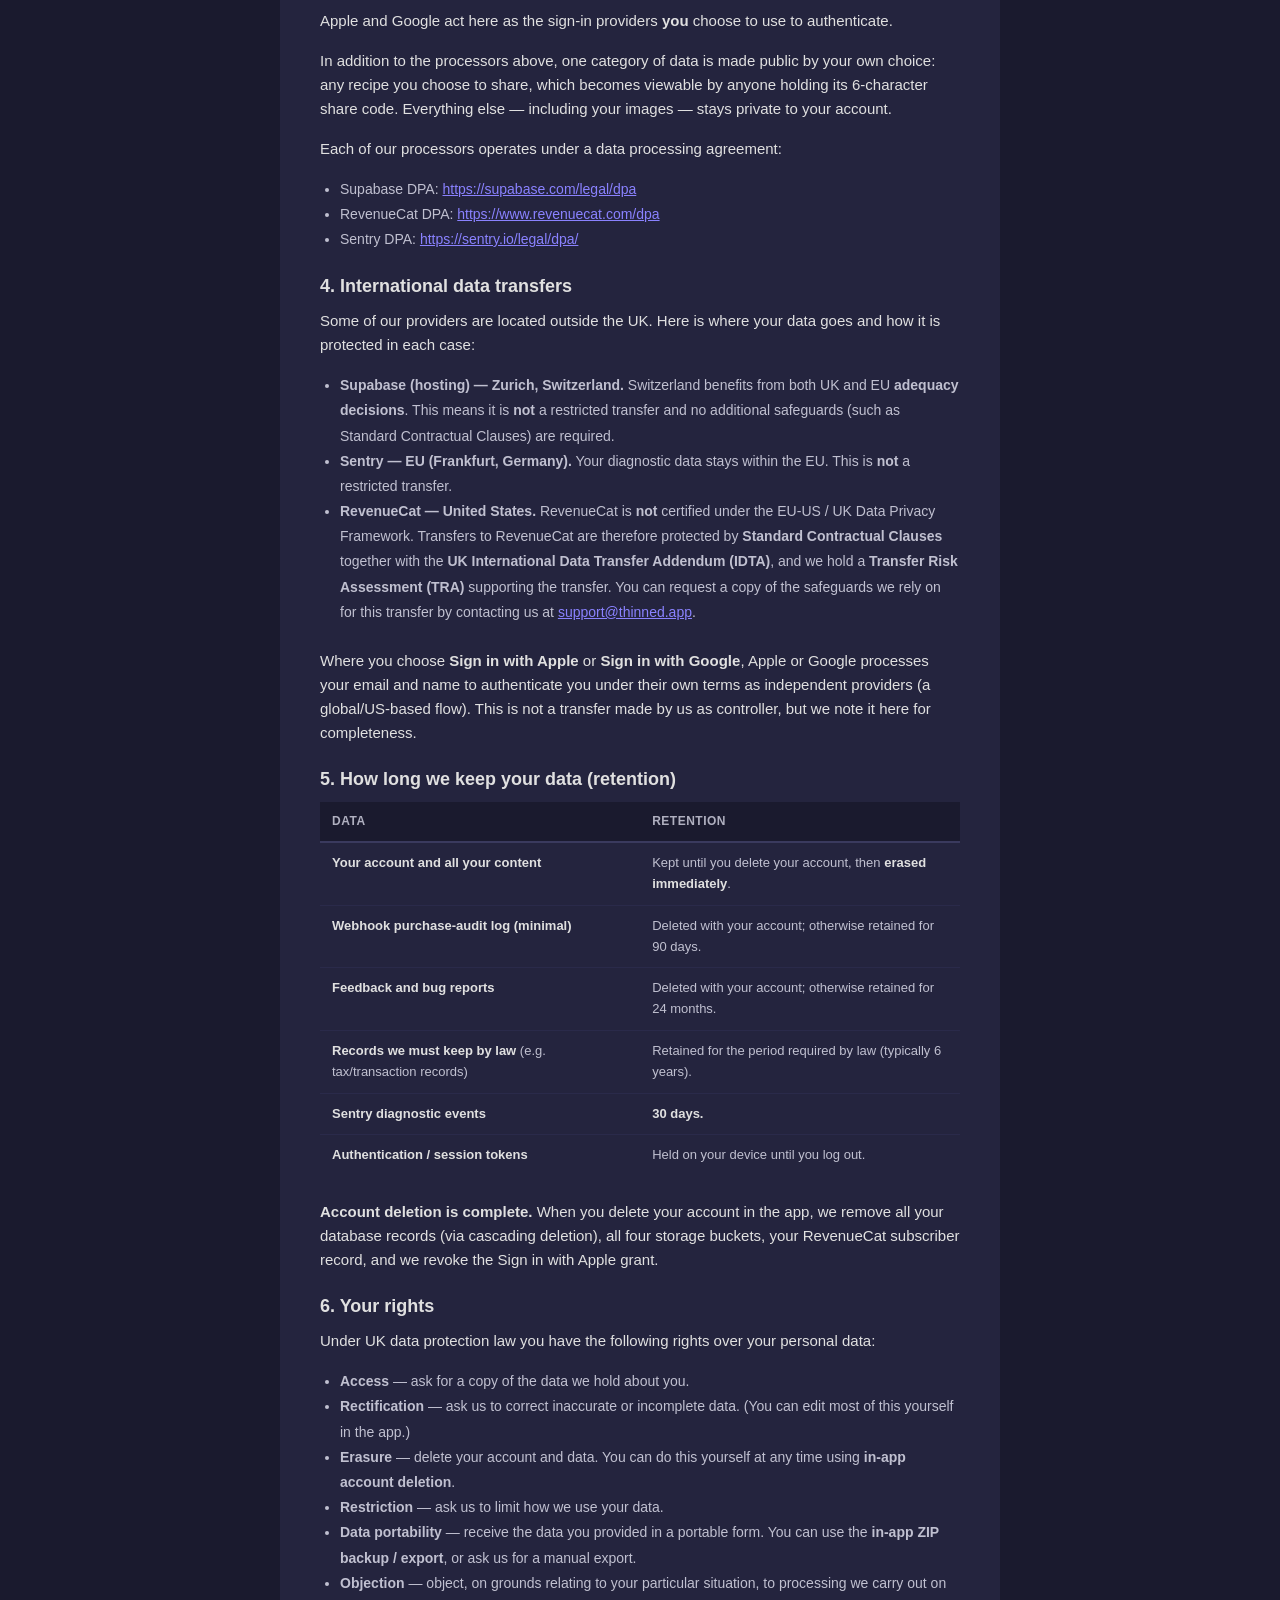
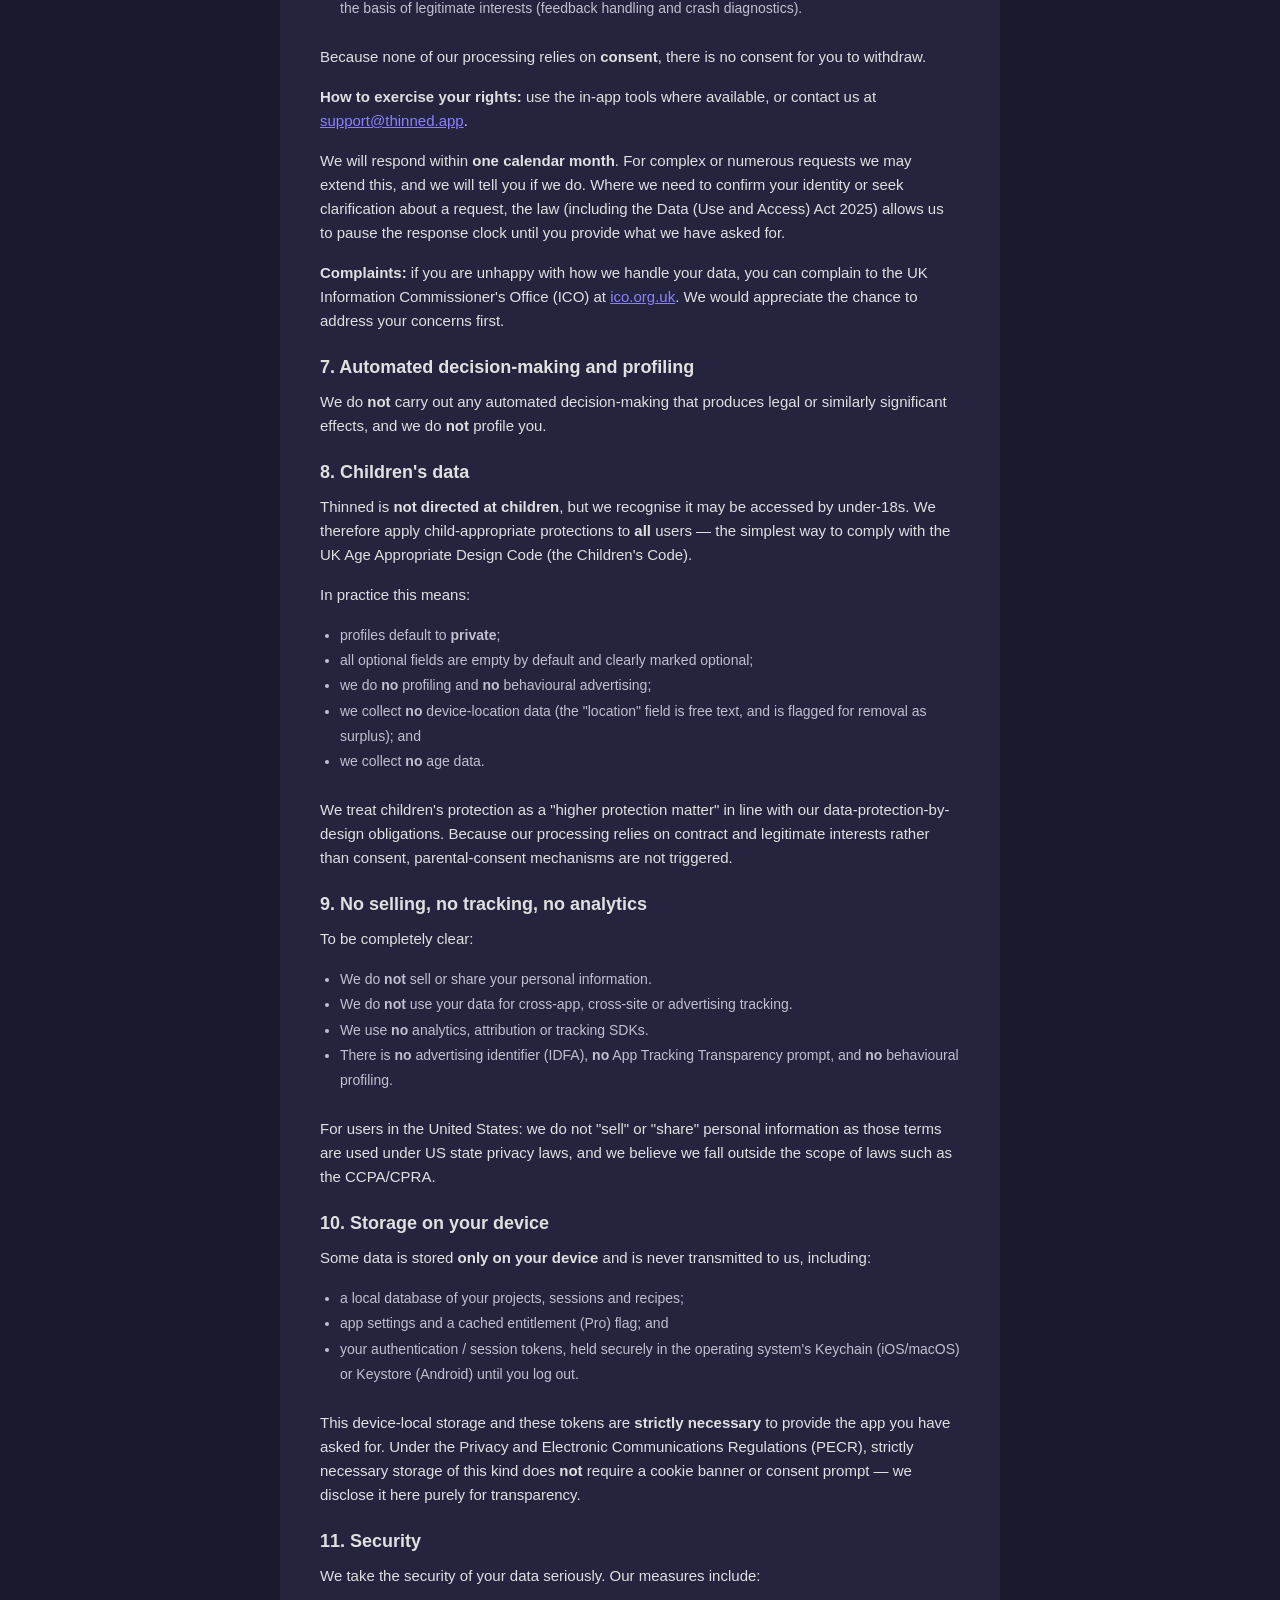
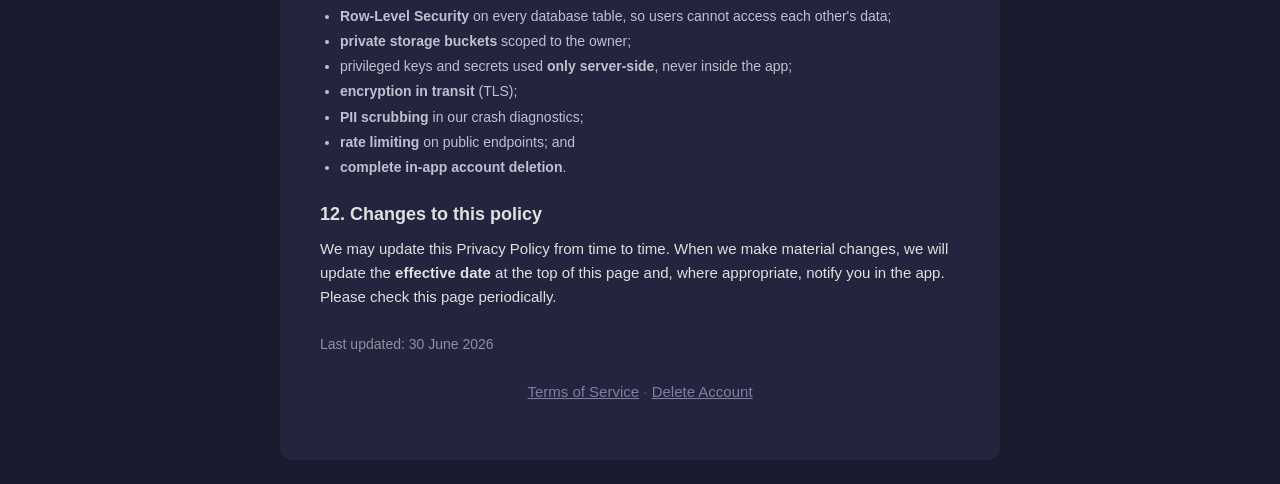
<file: privacy-policy.html>
<!DOCTYPE html>
<html lang="en">
<head>
  <meta charset="UTF-8">
  <meta name="viewport" content="width=device-width, initial-scale=1.0">
  <title>Privacy Policy — Thinned</title>
  <link rel="stylesheet" href="style.css">
</head>
<body>
  <div class="card legal">
    <h1>PRIVACY POLICY</h1>
    <p class="subtitle">Thinned — Miniature Painting Journal</p>
    <p class="subtitle">Effective date: 30 June 2026</p>

    <p>This Privacy Policy explains how we handle your personal data when you use <strong>Thinned</strong>, a journal app for tabletop miniature painters, available on iOS, Android and macOS.</p>
    <p>We have written this in plain English. It is not legal advice — it is a transparency notice about what we do with your data.</p>

    <!-- =========================================================== -->
    <!--  THE SHORT VERSION                                          -->
    <!-- =========================================================== -->
    <div class="info-notice">
      <strong>The short version (for everyone, including younger users):</strong> Thinned is a place to keep your miniature-painting journal. We ask for your email so you can have an account, and we store the things you make in the app. We <strong>don't</strong> show ads, we <strong>don't</strong> track you across other apps, and we <strong>don't</strong> sell your information. Your projects, photos and notes are private to you unless you choose to share a recipe. You can delete your account and everything in it at any time from Settings. If anything here doesn't make sense, ask a parent or carer — or email us at <a href="mailto:support@thinned.app">support@thinned.app</a>.
    </div>

    <!-- =========================================================== -->
    <!--  1. WHO WE ARE                                              -->
    <!-- =========================================================== -->
    <h2>1. Who we are (the data controller)</h2>
    <p>The controller responsible for your personal data is:</p>
    <p><strong>Yggdrasil Ventures Limited</strong> (United Kingdom), the developer and operator of Thinned.</p>
    <p>
      Yggdrasil Ventures Limited<br>
      124 City Road<br>
      London EC1V 2NX<br>
      United Kingdom
    </p>
    <p><strong>Contact:</strong> <a href="mailto:support@thinned.app">support@thinned.app</a></p>
    <p>We are a UK-established business, so we do not require a UK representative. We are not required to appoint a Data Protection Officer, and we have not done so, because the legal triggers for a mandatory DPO do not apply to our processing.</p>

    <!-- =========================================================== -->
    <!--  2. WHAT WE COLLECT                                         -->
    <!-- =========================================================== -->
    <h2>2. The personal data we collect, why, and our lawful basis</h2>
    <p>We collect personal data <strong>directly from you</strong> when you create an account, use the app, make a purchase, or contact us. We do not buy data about you or collect it from third parties (other than the sign-in providers you choose to use — see Section 3).</p>
    <p>Under UK GDPR we must have a "lawful basis" for each use of your data. Here is exactly what we process and why:</p>

    <h3>Account and authentication</h3>
    <ul>
      <li><strong>What:</strong> your email address (required) and, if you choose it, a username. You can sign in with email and password, <strong>Sign in with Apple</strong>, or <strong>Sign in with Google</strong>.</li>
      <li><strong>Why:</strong> to create and secure your account and let you log in.</li>
      <li><strong>Lawful basis:</strong> <strong>Contract</strong> (UK GDPR Art 6(1)(b)) — we need this to provide the service you have signed up for.</li>
    </ul>
    <p>Providing an email address is necessary to create an account; without it we cannot provide the service. All other fields are optional.</p>

    <h3>Your profile (all optional, empty by default)</h3>
    <ul>
      <li><strong>What:</strong> username, a bio (up to 1,000 characters), a free-text "location" field (up to 200 characters — this is <strong>text you type</strong>, not your device location or GPS), and an avatar image.</li>
      <li><strong>Why:</strong> to let you personalise your profile if you wish.</li>
      <li><strong>Lawful basis:</strong> <strong>Contract</strong> (Art 6(1)(b)).</li>
    </ul>
    <p><strong>Note on the "location" field:</strong> it is plain text you optionally type (for example, a city name). We do <strong>not</strong> collect device location or GPS data. We have flagged this field for removal as it is not needed.</p>

    <h3>Your content</h3>
    <ul>
      <li><strong>What:</strong> projects, painting sessions (including notes, durations and timeline notes), recipes (steps and notes), custom paints, paint inventory (ratings and comments), and any recipes you choose to share publicly via a 6-character share code.</li>
      <li><strong>Why:</strong> to store and display the content you create in the app, and (for shared recipes) to make a recipe viewable by anyone with the share code, because you chose to share it.</li>
      <li><strong>Lawful basis:</strong> <strong>Contract</strong> (Art 6(1)(b)). For publicly shared recipes, this is also carried out on the basis of <strong>your own act of choosing to share</strong> them.</li>
    </ul>

    <h3>Images</h3>
    <ul>
      <li><strong>What:</strong> avatar images, and project / session / recipe images.</li>
      <li><strong>Where stored:</strong> all of your images — your avatar and your project, session and recipe images — are stored in <strong>private</strong> storage buckets, accessible only to you as the owner. (Avatar upload is not available in this version.)</li>
      <li><strong>Why:</strong> to store and display the images you add.</li>
      <li><strong>Lawful basis:</strong> <strong>Contract</strong> (Art 6(1)(b)).</li>
    </ul>

    <h3>Pro purchase and entitlement</h3>
    <ul>
      <li><strong>What:</strong> your Pro entitlement status, processed through our payments processor RevenueCat. We also keep a <strong>minimal</strong> server-side webhook audit log containing only an event id, event type, timestamp, product and entitlement. We deliberately do <strong>not</strong> retain names, emails, transaction ids, prices or country in this log.</li>
      <li><strong>Why:</strong> to deliver the one-time Pro purchase (a single GBP 8.99 in-app purchase) and unlock the corresponding features; and to keep the records we are legally required to keep.</li>
      <li><strong>Lawful basis:</strong> <strong>Contract</strong> (Art 6(1)(b)) to provide Pro; and <strong>Legal obligation</strong> (Art 6(1)(c)) to keep transaction and tax records.</li>
    </ul>

    <h3>Feedback and bug reports</h3>
    <ul>
      <li><strong>What:</strong> free-text messages (up to 2,000 characters), which may optionally be linked to your account.</li>
      <li><strong>Why:</strong> so we can respond to you and improve the app.</li>
      <li><strong>Lawful basis:</strong> <strong>Legitimate interests</strong> (Art 6(1)(f)). Our specific legitimate interest is <strong>responding to your feedback and improving our product</strong>. We have balanced this against your rights and consider the impact minimal.</li>
    </ul>

    <h3>Crash and error diagnostics</h3>
    <ul>
      <li><strong>What:</strong> technical crash and error reports, sent via Sentry. We <strong>scrub personal data before it is sent</strong> — emails, tokens and JWTs are redacted, and personal-data capture is off by default. An opaque user id may be attached purely to group related errors.</li>
      <li><strong>Why:</strong> to keep the app stable and secure and to diagnose faults.</li>
      <li><strong>Lawful basis:</strong> <strong>Legitimate interests</strong> (Art 6(1)(f)). Our specific legitimate interest is <strong>maintaining the stability and security of the app</strong>. We have completed a legitimate interests assessment, and the data is minimised and scrubbed to protect you.</li>
    </ul>

    <p>We do <strong>not</strong> process any special-category data (such as health data). Photos in the app are of miniatures and painting work and may only incidentally include a person; we do not use them to identify anyone.</p>

    <!-- =========================================================== -->
    <!--  3. WHO WE SHARE WITH                                       -->
    <!-- =========================================================== -->
    <h2>3. Who we share your data with (recipients and processors)</h2>
    <p>We do not sell your data. We use a small number of trusted service providers ("processors") who handle data <strong>on our behalf</strong> and under contract. We share only what each provider needs:</p>

    <table>
      <thead>
        <tr>
          <th>Provider</th>
          <th>Role</th>
          <th>What it receives</th>
        </tr>
      </thead>
      <tbody>
        <tr>
          <td><strong>Supabase</strong></td>
          <td>Database, authentication, file storage and server functions</td>
          <td>Your account data, content, images and authentication data — i.e. the data needed to run the app.</td>
        </tr>
        <tr>
          <td><strong>RevenueCat</strong></td>
          <td>In-app purchase and entitlement management</td>
          <td>Purchase / entitlement data needed to deliver and verify your Pro purchase.</td>
        </tr>
        <tr>
          <td><strong>Sentry</strong></td>
          <td>Crash and error monitoring</td>
          <td>Scrubbed technical diagnostics (with an opaque user id for grouping). No emails, tokens or JWTs.</td>
        </tr>
        <tr>
          <td><strong>Apple</strong></td>
          <td>Identity provider for <strong>Sign in with Apple</strong></td>
          <td>If you use it, Apple provides your email/name to authenticate you.</td>
        </tr>
        <tr>
          <td><strong>Google</strong></td>
          <td>Identity provider for <strong>Sign in with Google</strong></td>
          <td>If you use it, Google provides your email/name to authenticate you.</td>
        </tr>
      </tbody>
    </table>

    <p>Apple and Google act here as the sign-in providers <strong>you</strong> choose to use to authenticate.</p>
    <p>In addition to the processors above, one category of data is made public by your own choice: any recipe you choose to share, which becomes viewable by anyone holding its 6-character share code. Everything else — including your images — stays private to your account.</p>
    <p>Each of our processors operates under a data processing agreement:</p>
    <ul>
      <li>Supabase DPA: <a href="https://supabase.com/legal/dpa">https://supabase.com/legal/dpa</a></li>
      <li>RevenueCat DPA: <a href="https://www.revenuecat.com/dpa">https://www.revenuecat.com/dpa</a></li>
      <li>Sentry DPA: <a href="https://sentry.io/legal/dpa/">https://sentry.io/legal/dpa/</a></li>
    </ul>

    <!-- =========================================================== -->
    <!--  4. INTERNATIONAL DATA TRANSFERS                            -->
    <!-- =========================================================== -->
    <h2>4. International data transfers</h2>
    <p>Some of our providers are located outside the UK. Here is where your data goes and how it is protected in each case:</p>
    <ul>
      <li><strong>Supabase (hosting) — Zurich, Switzerland.</strong> Switzerland benefits from both UK and EU <strong>adequacy decisions</strong>. This means it is <strong>not</strong> a restricted transfer and no additional safeguards (such as Standard Contractual Clauses) are required.</li>
      <li><strong>Sentry — EU (Frankfurt, Germany).</strong> Your diagnostic data stays within the EU. This is <strong>not</strong> a restricted transfer.</li>
      <li><strong>RevenueCat — United States.</strong> RevenueCat is <strong>not</strong> certified under the EU-US / UK Data Privacy Framework. Transfers to RevenueCat are therefore protected by <strong>Standard Contractual Clauses</strong> together with the <strong>UK International Data Transfer Addendum (IDTA)</strong>, and we hold a <strong>Transfer Risk Assessment (TRA)</strong> supporting the transfer. You can request a copy of the safeguards we rely on for this transfer by contacting us at <a href="mailto:support@thinned.app">support@thinned.app</a>.</li>
    </ul>
    <p>Where you choose <strong>Sign in with Apple</strong> or <strong>Sign in with Google</strong>, Apple or Google processes your email and name to authenticate you under their own terms as independent providers (a global/US-based flow). This is not a transfer made by us as controller, but we note it here for completeness.</p>

    <!-- =========================================================== -->
    <!--  5. RETENTION                                               -->
    <!-- =========================================================== -->
    <h2>5. How long we keep your data (retention)</h2>
    <table>
      <thead>
        <tr>
          <th>Data</th>
          <th>Retention</th>
        </tr>
      </thead>
      <tbody>
        <tr>
          <td><strong>Your account and all your content</strong></td>
          <td>Kept until you delete your account, then <strong>erased immediately</strong>.</td>
        </tr>
        <tr>
          <td><strong>Webhook purchase-audit log (minimal)</strong></td>
          <td>Deleted with your account; otherwise retained for 90 days.</td>
        </tr>
        <tr>
          <td><strong>Feedback and bug reports</strong></td>
          <td>Deleted with your account; otherwise retained for 24 months.</td>
        </tr>
        <tr>
          <td><strong>Records we must keep by law</strong> (e.g. tax/transaction records)</td>
          <td>Retained for the period required by law (typically 6 years).</td>
        </tr>
        <tr>
          <td><strong>Sentry diagnostic events</strong></td>
          <td><strong>30 days.</strong></td>
        </tr>
        <tr>
          <td><strong>Authentication / session tokens</strong></td>
          <td>Held on your device until you log out.</td>
        </tr>
      </tbody>
    </table>
    <p><strong>Account deletion is complete.</strong> When you delete your account in the app, we remove all your database records (via cascading deletion), all four storage buckets, your RevenueCat subscriber record, and we revoke the Sign in with Apple grant.</p>

    <!-- =========================================================== -->
    <!--  6. YOUR RIGHTS                                             -->
    <!-- =========================================================== -->
    <h2>6. Your rights</h2>
    <p>Under UK data protection law you have the following rights over your personal data:</p>
    <ul>
      <li><strong>Access</strong> — ask for a copy of the data we hold about you.</li>
      <li><strong>Rectification</strong> — ask us to correct inaccurate or incomplete data. (You can edit most of this yourself in the app.)</li>
      <li><strong>Erasure</strong> — delete your account and data. You can do this yourself at any time using <strong>in-app account deletion</strong>.</li>
      <li><strong>Restriction</strong> — ask us to limit how we use your data.</li>
      <li><strong>Data portability</strong> — receive the data you provided in a portable form. You can use the <strong>in-app ZIP backup / export</strong>, or ask us for a manual export.</li>
      <li><strong>Objection</strong> — object, on grounds relating to your particular situation, to processing we carry out on the basis of legitimate interests (feedback handling and crash diagnostics).</li>
    </ul>
    <p>Because none of our processing relies on <strong>consent</strong>, there is no consent for you to withdraw.</p>
    <p><strong>How to exercise your rights:</strong> use the in-app tools where available, or contact us at <a href="mailto:support@thinned.app">support@thinned.app</a>.</p>
    <p>We will respond within <strong>one calendar month</strong>. For complex or numerous requests we may extend this, and we will tell you if we do. Where we need to confirm your identity or seek clarification about a request, the law (including the Data (Use and Access) Act 2025) allows us to pause the response clock until you provide what we have asked for.</p>
    <p><strong>Complaints:</strong> if you are unhappy with how we handle your data, you can complain to the UK Information Commissioner's Office (ICO) at <a href="https://ico.org.uk">ico.org.uk</a>. We would appreciate the chance to address your concerns first.</p>

    <!-- =========================================================== -->
    <!--  7. AUTOMATED DECISION-MAKING                               -->
    <!-- =========================================================== -->
    <h2>7. Automated decision-making and profiling</h2>
    <p>We do <strong>not</strong> carry out any automated decision-making that produces legal or similarly significant effects, and we do <strong>not</strong> profile you.</p>

    <!-- =========================================================== -->
    <!--  8. CHILDREN'S DATA                                         -->
    <!-- =========================================================== -->
    <h2>8. Children's data</h2>
    <p>Thinned is <strong>not directed at children</strong>, but we recognise it may be accessed by under-18s. We therefore apply child-appropriate protections to <strong>all</strong> users — the simplest way to comply with the UK Age Appropriate Design Code (the Children's Code).</p>
    <p>In practice this means:</p>
    <ul>
      <li>profiles default to <strong>private</strong>;</li>
      <li>all optional fields are empty by default and clearly marked optional;</li>
      <li>we do <strong>no</strong> profiling and <strong>no</strong> behavioural advertising;</li>
      <li>we collect <strong>no</strong> device-location data (the "location" field is free text, and is flagged for removal as surplus); and</li>
      <li>we collect <strong>no</strong> age data.</li>
    </ul>
    <p>We treat children's protection as a "higher protection matter" in line with our data-protection-by-design obligations. Because our processing relies on contract and legitimate interests rather than consent, parental-consent mechanisms are not triggered.</p>

    <!-- =========================================================== -->
    <!--  9. NO SELLING, NO TRACKING                                 -->
    <!-- =========================================================== -->
    <h2>9. No selling, no tracking, no analytics</h2>
    <p>To be completely clear:</p>
    <ul>
      <li>We do <strong>not</strong> sell or share your personal information.</li>
      <li>We do <strong>not</strong> use your data for cross-app, cross-site or advertising tracking.</li>
      <li>We use <strong>no</strong> analytics, attribution or tracking SDKs.</li>
      <li>There is <strong>no</strong> advertising identifier (IDFA), <strong>no</strong> App Tracking Transparency prompt, and <strong>no</strong> behavioural profiling.</li>
    </ul>
    <p>For users in the United States: we do not "sell" or "share" personal information as those terms are used under US state privacy laws, and we believe we fall outside the scope of laws such as the CCPA/CPRA.</p>

    <!-- =========================================================== -->
    <!--  10. STORAGE ON YOUR DEVICE                                 -->
    <!-- =========================================================== -->
    <h2>10. Storage on your device</h2>
    <p>Some data is stored <strong>only on your device</strong> and is never transmitted to us, including:</p>
    <ul>
      <li>a local database of your projects, sessions and recipes;</li>
      <li>app settings and a cached entitlement (Pro) flag; and</li>
      <li>your authentication / session tokens, held securely in the operating system's Keychain (iOS/macOS) or Keystore (Android) until you log out.</li>
    </ul>
    <p>This device-local storage and these tokens are <strong>strictly necessary</strong> to provide the app you have asked for. Under the Privacy and Electronic Communications Regulations (PECR), strictly necessary storage of this kind does <strong>not</strong> require a cookie banner or consent prompt — we disclose it here purely for transparency.</p>

    <!-- =========================================================== -->
    <!--  11. SECURITY                                               -->
    <!-- =========================================================== -->
    <h2>11. Security</h2>
    <p>We take the security of your data seriously. Our measures include:</p>
    <ul>
      <li><strong>Row-Level Security</strong> on every database table, so users cannot access each other's data;</li>
      <li><strong>private storage buckets</strong> scoped to the owner;</li>
      <li>privileged keys and secrets used <strong>only server-side</strong>, never inside the app;</li>
      <li><strong>encryption in transit</strong> (TLS);</li>
      <li><strong>PII scrubbing</strong> in our crash diagnostics;</li>
      <li><strong>rate limiting</strong> on public endpoints; and</li>
      <li><strong>complete in-app account deletion</strong>.</li>
    </ul>

    <!-- =========================================================== -->
    <!--  12. CHANGES                                                -->
    <!-- =========================================================== -->
    <h2>12. Changes to this policy</h2>
    <p>We may update this Privacy Policy from time to time. When we make material changes, we will update the <strong>effective date</strong> at the top of this page and, where appropriate, notify you in the app. Please check this page periodically.</p>

    <p class="subtitle" style="margin-top:24px;">Last updated: 30 June 2026</p>

    <div class="footer">
      <p>
        <a href="terms-of-service.html">Terms of Service</a> &middot;
        <a href="delete-account.html">Delete Account</a>
      </p>
    </div>
  </div>
</body>
</html>
</file>
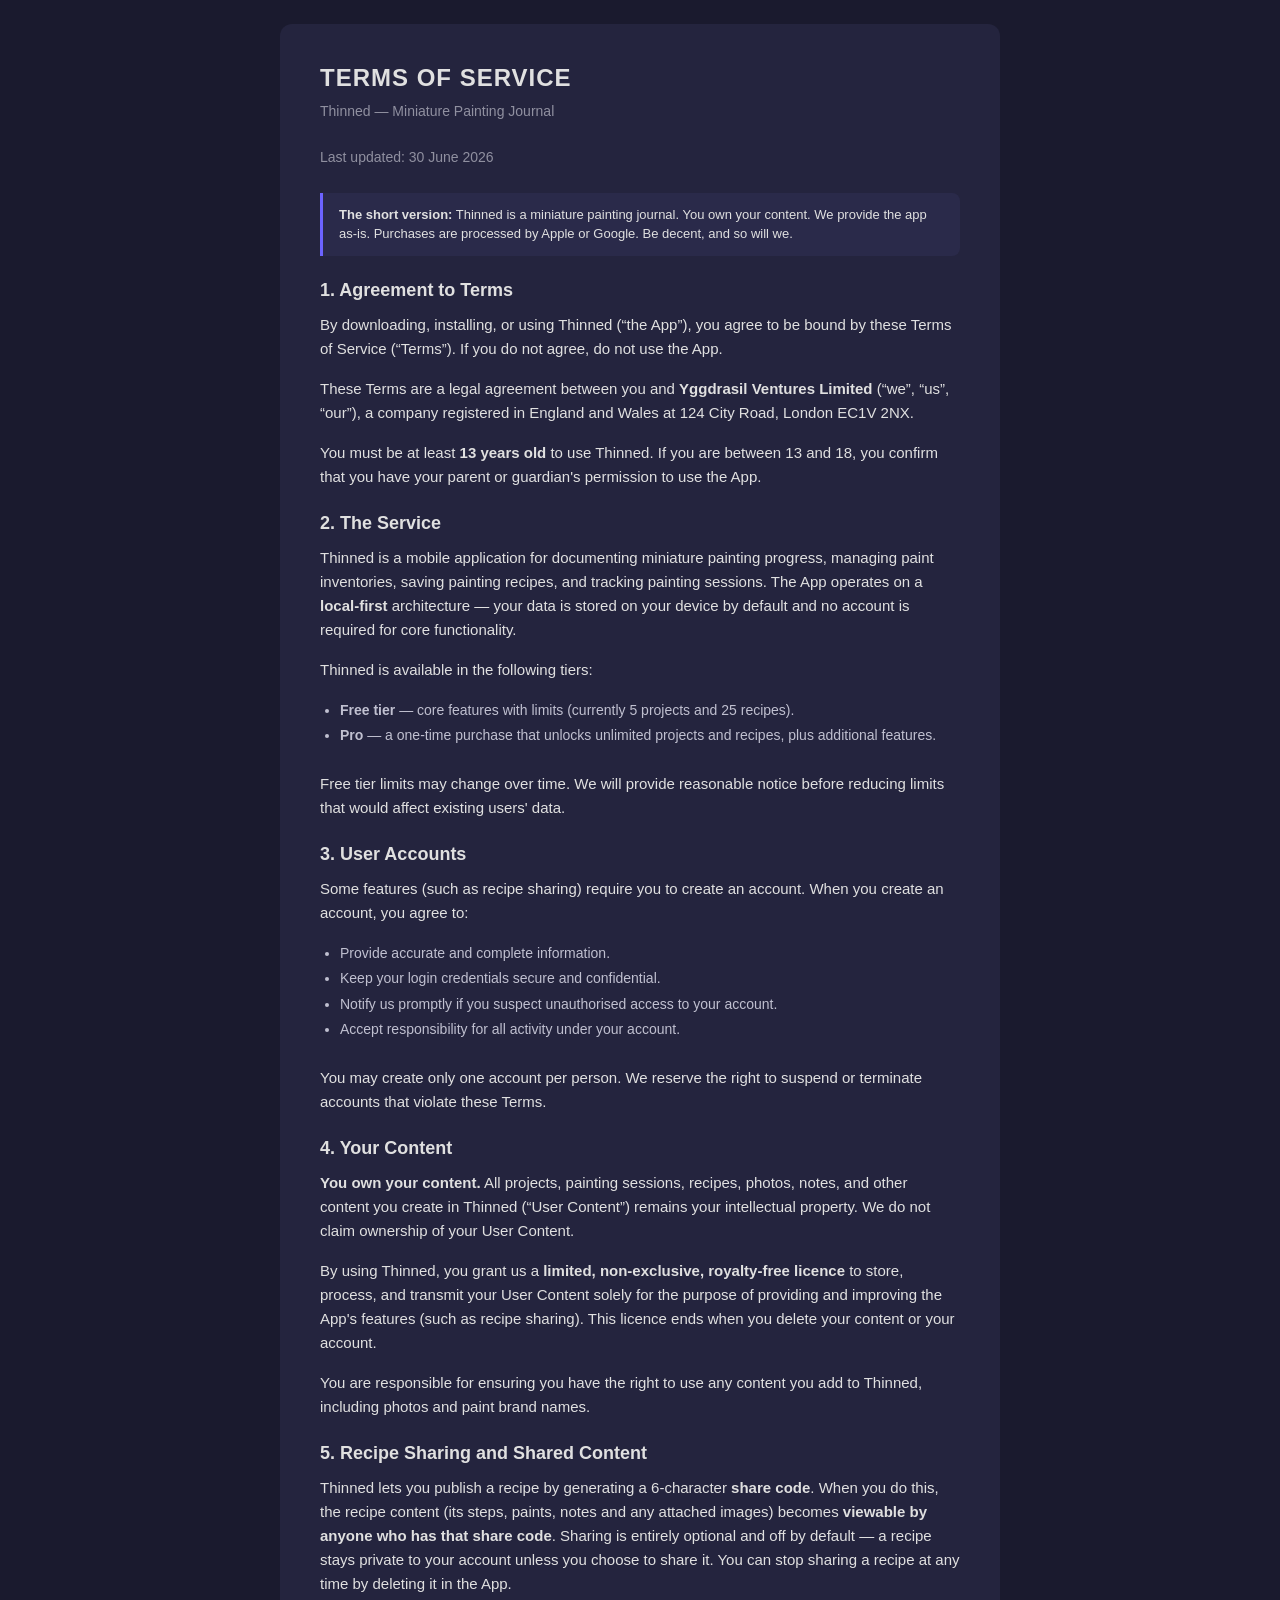
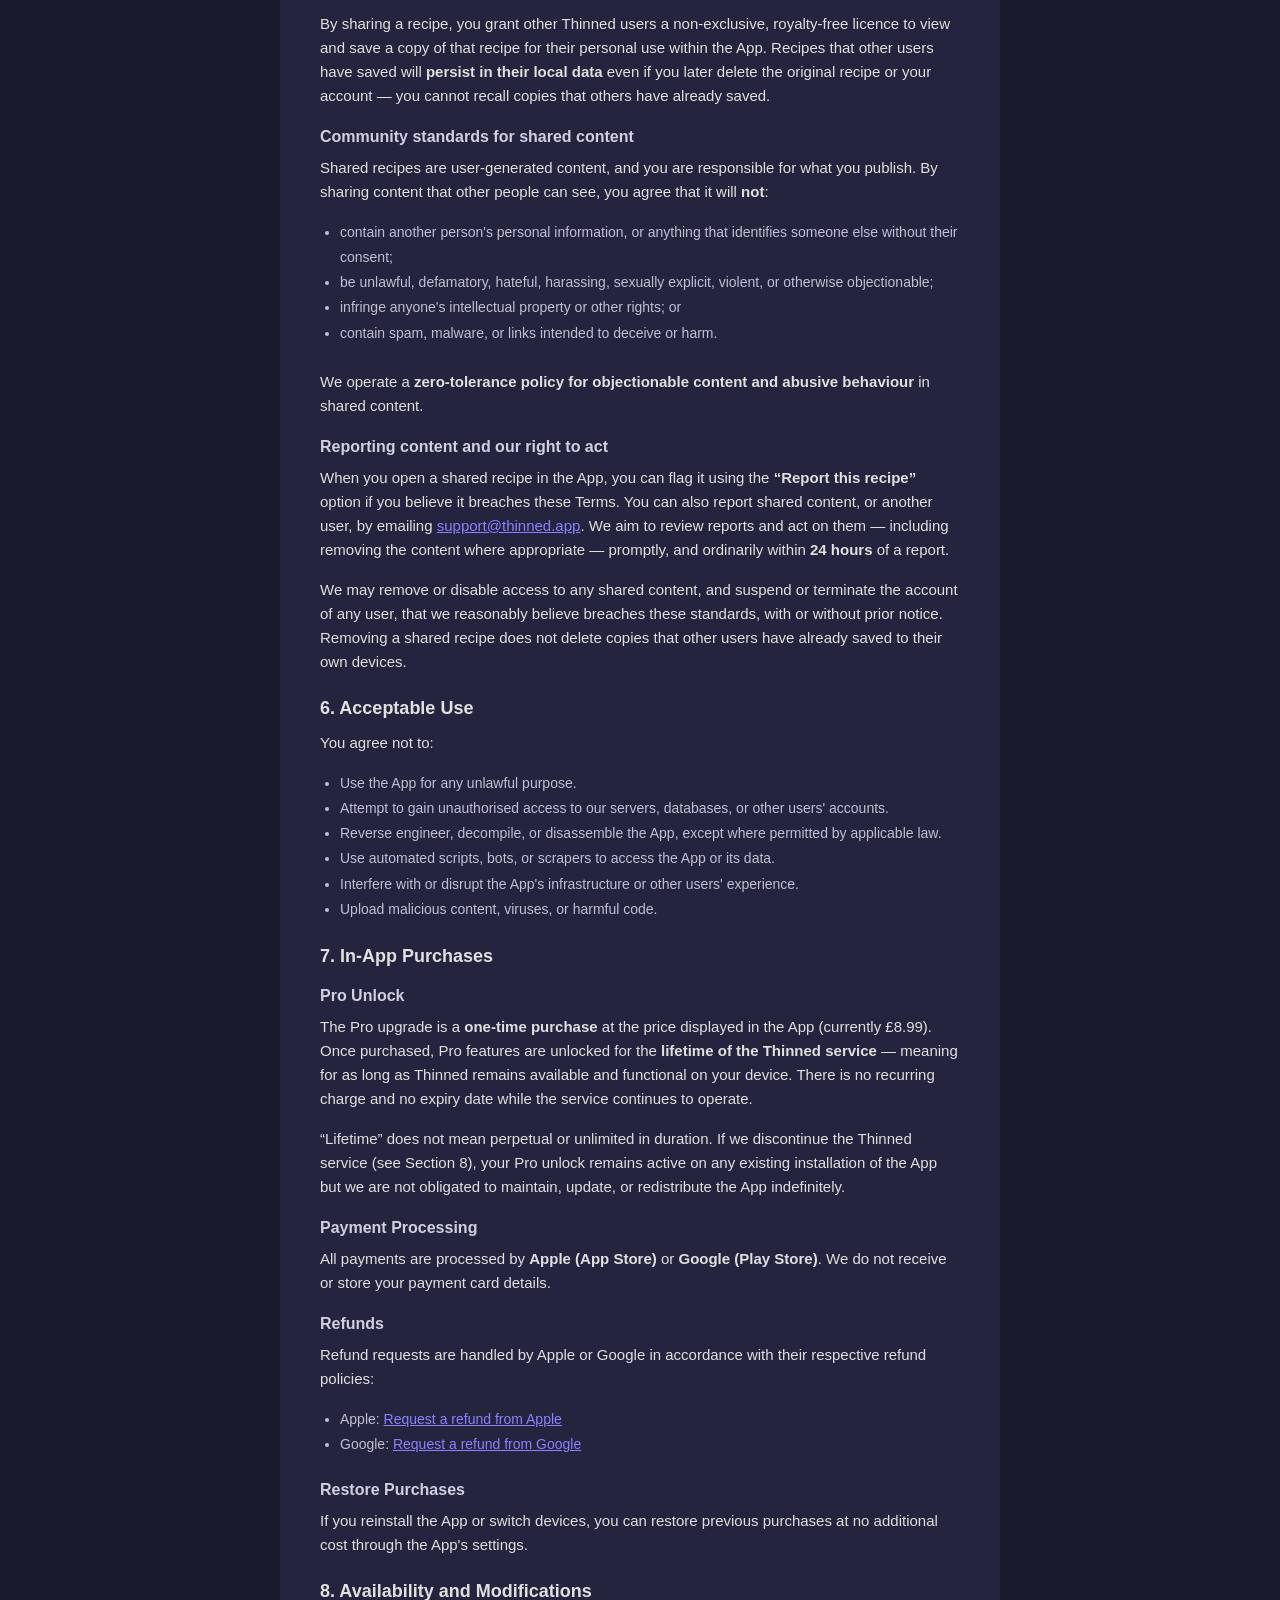
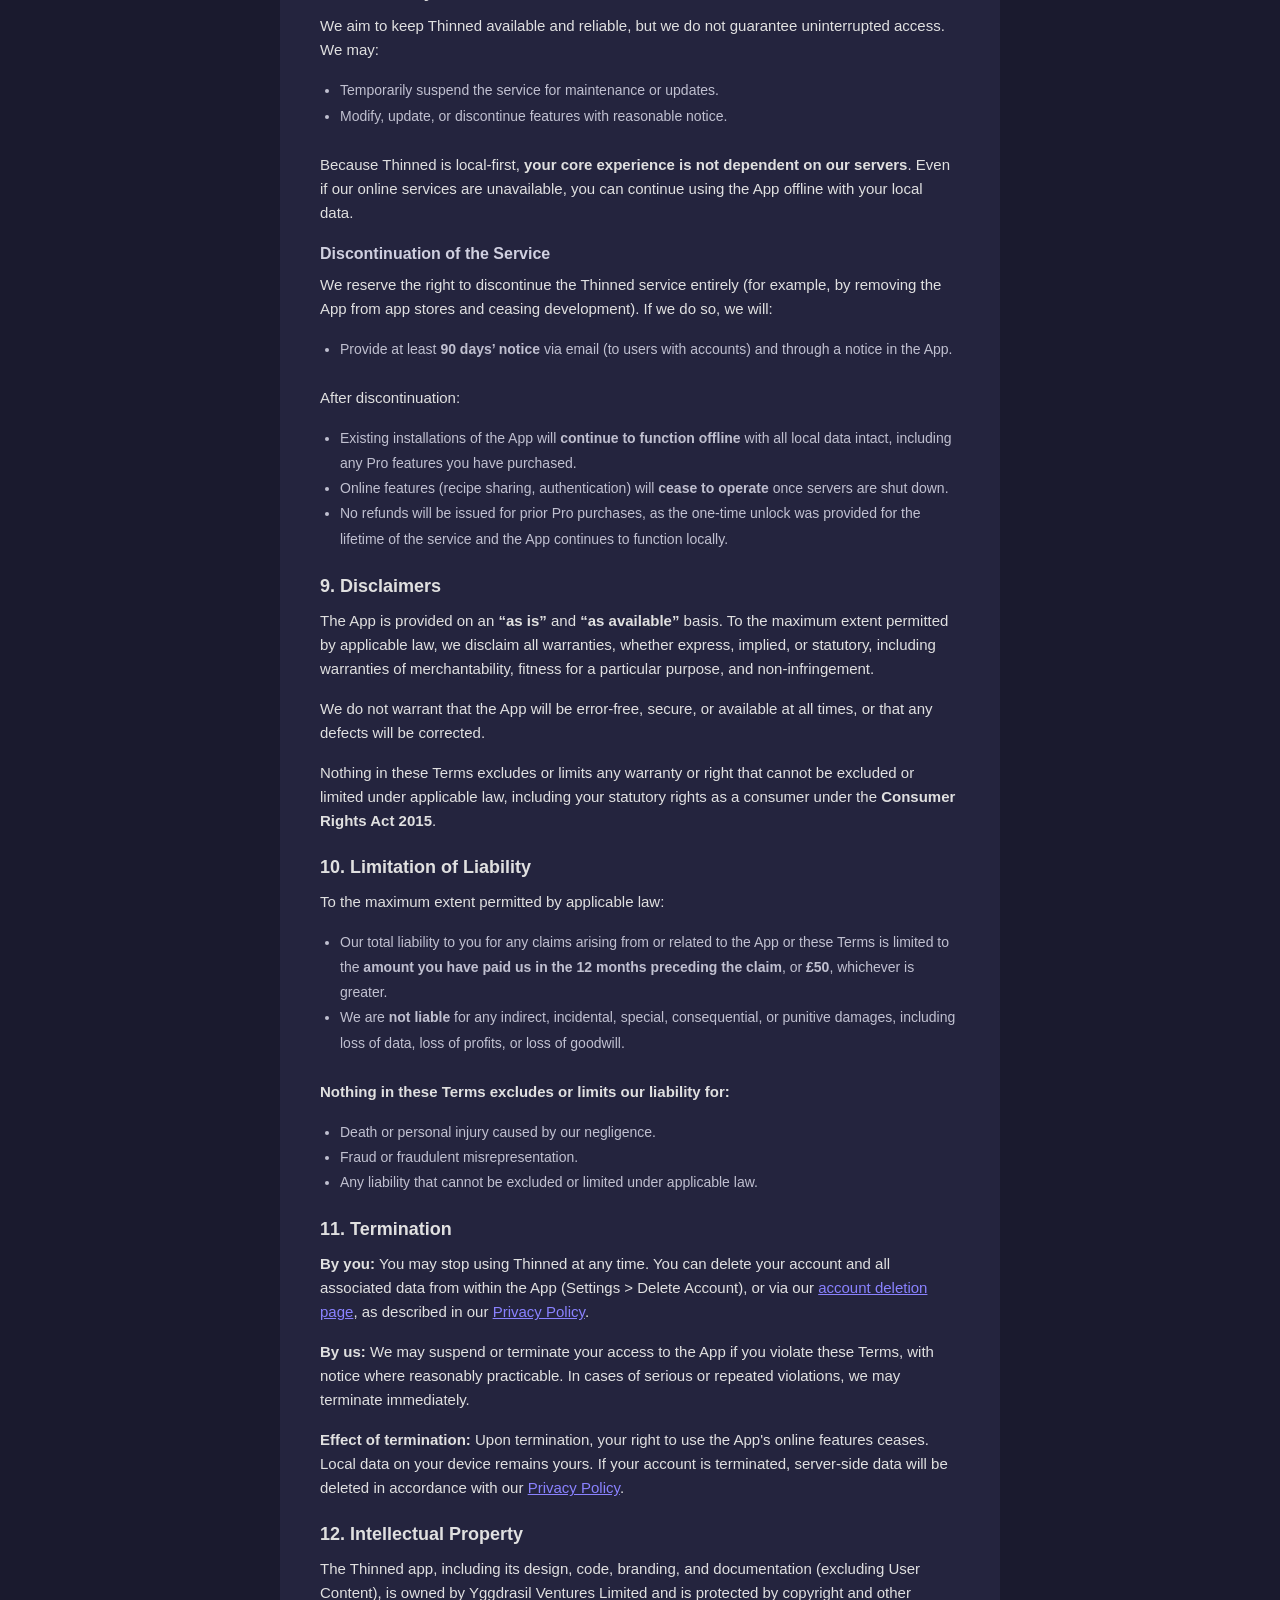
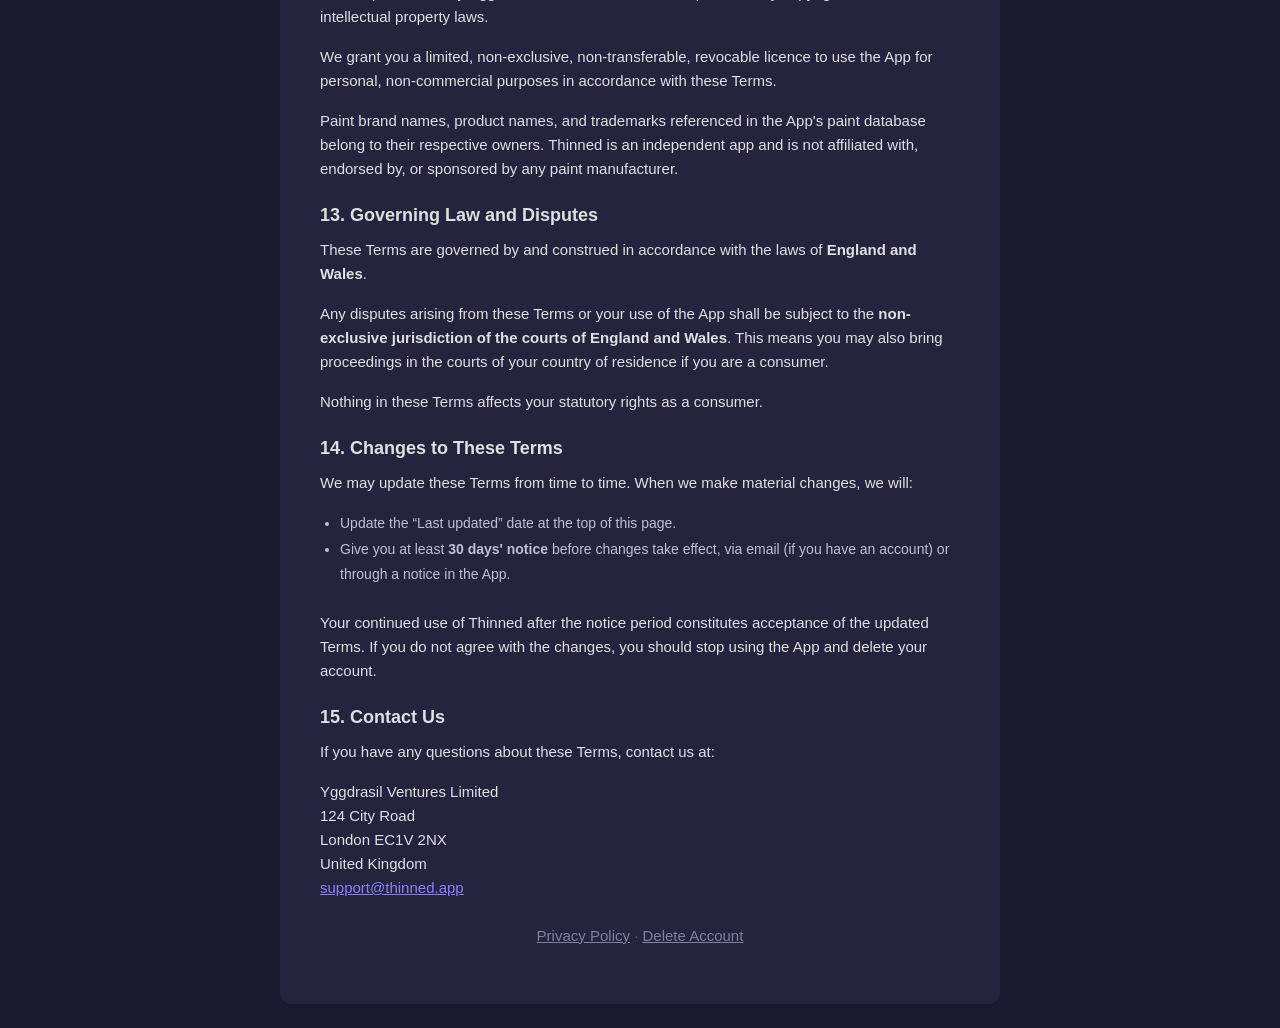
<file: terms-of-service.html>
<!DOCTYPE html>
<html lang="en">
<head>
  <meta charset="UTF-8">
  <meta name="viewport" content="width=device-width, initial-scale=1.0">
  <title>Terms of Service — Thinned</title>
  <link rel="stylesheet" href="style.css">
</head>
<body>
  <div class="card legal">
    <h1>TERMS OF SERVICE</h1>
    <p class="subtitle">Thinned — Miniature Painting Journal</p>
    <p class="subtitle">Last updated: 30 June 2026</p>

    <!-- =========================================================== -->
    <!--  TL;DR                                                      -->
    <!-- =========================================================== -->
    <div class="info-notice">
      <strong>The short version:</strong> Thinned is a miniature painting journal. You own your content. We provide the app as-is. Purchases are processed by Apple or Google. Be decent, and so will we.
    </div>

    <!-- =========================================================== -->
    <!--  1. AGREEMENT                                               -->
    <!-- =========================================================== -->
    <h2>1. Agreement to Terms</h2>
    <p>By downloading, installing, or using Thinned (&ldquo;the App&rdquo;), you agree to be bound by these Terms of Service (&ldquo;Terms&rdquo;). If you do not agree, do not use the App.</p>
    <p>These Terms are a legal agreement between you and <strong>Yggdrasil Ventures Limited</strong> (&ldquo;we&rdquo;, &ldquo;us&rdquo;, &ldquo;our&rdquo;), a company registered in England and Wales at 124 City Road, London EC1V 2NX.</p>
    <p>You must be at least <strong>13 years old</strong> to use Thinned. If you are between 13 and 18, you confirm that you have your parent or guardian's permission to use the App.</p>

    <!-- =========================================================== -->
    <!--  2. THE SERVICE                                             -->
    <!-- =========================================================== -->
    <h2>2. The Service</h2>
    <p>Thinned is a mobile application for documenting miniature painting progress, managing paint inventories, saving painting recipes, and tracking painting sessions. The App operates on a <strong>local-first</strong> architecture &mdash; your data is stored on your device by default and no account is required for core functionality.</p>
    <p>Thinned is available in the following tiers:</p>
    <ul>
      <li><strong>Free tier</strong> &mdash; core features with limits (currently 5 projects and 25 recipes).</li>
      <li><strong>Pro</strong> &mdash; a one-time purchase that unlocks unlimited projects and recipes, plus additional features.</li>
    </ul>
    <p>Free tier limits may change over time. We will provide reasonable notice before reducing limits that would affect existing users' data.</p>

    <!-- =========================================================== -->
    <!--  3. ACCOUNTS                                                -->
    <!-- =========================================================== -->
    <h2>3. User Accounts</h2>
    <p>Some features (such as recipe sharing) require you to create an account. When you create an account, you agree to:</p>
    <ul>
      <li>Provide accurate and complete information.</li>
      <li>Keep your login credentials secure and confidential.</li>
      <li>Notify us promptly if you suspect unauthorised access to your account.</li>
      <li>Accept responsibility for all activity under your account.</li>
    </ul>
    <p>You may create only one account per person. We reserve the right to suspend or terminate accounts that violate these Terms.</p>

    <!-- =========================================================== -->
    <!--  4. YOUR CONTENT                                            -->
    <!-- =========================================================== -->
    <h2>4. Your Content</h2>
    <p><strong>You own your content.</strong> All projects, painting sessions, recipes, photos, notes, and other content you create in Thinned (&ldquo;User Content&rdquo;) remains your intellectual property. We do not claim ownership of your User Content.</p>
    <p>By using Thinned, you grant us a <strong>limited, non-exclusive, royalty-free licence</strong> to store, process, and transmit your User Content solely for the purpose of providing and improving the App's features (such as recipe sharing). This licence ends when you delete your content or your account.</p>
    <p>You are responsible for ensuring you have the right to use any content you add to Thinned, including photos and paint brand names.</p>

    <!-- =========================================================== -->
    <!--  5. RECIPE SHARING                                          -->
    <!-- =========================================================== -->
    <h2>5. Recipe Sharing and Shared Content</h2>
    <p>Thinned lets you publish a recipe by generating a 6-character <strong>share code</strong>. When you do this, the recipe content (its steps, paints, notes and any attached images) becomes <strong>viewable by anyone who has that share code</strong>. Sharing is entirely optional and off by default &mdash; a recipe stays private to your account unless you choose to share it. You can stop sharing a recipe at any time by deleting it in the App.</p>
    <p>By sharing a recipe, you grant other Thinned users a non-exclusive, royalty-free licence to view and save a copy of that recipe for their personal use within the App. Recipes that other users have saved will <strong>persist in their local data</strong> even if you later delete the original recipe or your account &mdash; you cannot recall copies that others have already saved.</p>

    <h3>Community standards for shared content</h3>
    <p>Shared recipes are user-generated content, and you are responsible for what you publish. By sharing content that other people can see, you agree that it will <strong>not</strong>:</p>
    <ul>
      <li>contain another person's personal information, or anything that identifies someone else without their consent;</li>
      <li>be unlawful, defamatory, hateful, harassing, sexually explicit, violent, or otherwise objectionable;</li>
      <li>infringe anyone's intellectual property or other rights; or</li>
      <li>contain spam, malware, or links intended to deceive or harm.</li>
    </ul>
    <p>We operate a <strong>zero-tolerance policy for objectionable content and abusive behaviour</strong> in shared content.</p>

    <h3>Reporting content and our right to act</h3>
    <p>When you open a shared recipe in the App, you can flag it using the <strong>&ldquo;Report this recipe&rdquo;</strong> option if you believe it breaches these Terms. You can also report shared content, or another user, by emailing <a href="mailto:support@thinned.app">support@thinned.app</a>. We aim to review reports and act on them &mdash; including removing the content where appropriate &mdash; promptly, and ordinarily within <strong>24 hours</strong> of a report.</p>
    <p>We may remove or disable access to any shared content, and suspend or terminate the account of any user, that we reasonably believe breaches these standards, with or without prior notice. Removing a shared recipe does not delete copies that other users have already saved to their own devices.</p>

    <!-- =========================================================== -->
    <!--  6. ACCEPTABLE USE                                          -->
    <!-- =========================================================== -->
    <h2>6. Acceptable Use</h2>
    <p>You agree not to:</p>
    <ul>
      <li>Use the App for any unlawful purpose.</li>
      <li>Attempt to gain unauthorised access to our servers, databases, or other users' accounts.</li>
      <li>Reverse engineer, decompile, or disassemble the App, except where permitted by applicable law.</li>
      <li>Use automated scripts, bots, or scrapers to access the App or its data.</li>
      <li>Interfere with or disrupt the App's infrastructure or other users' experience.</li>
      <li>Upload malicious content, viruses, or harmful code.</li>
    </ul>

    <!-- =========================================================== -->
    <!--  7. IN-APP PURCHASES                                        -->
    <!-- =========================================================== -->
    <h2>7. In-App Purchases</h2>
    <h3>Pro Unlock</h3>
    <p>The Pro upgrade is a <strong>one-time purchase</strong> at the price displayed in the App (currently &pound;8.99). Once purchased, Pro features are unlocked for the <strong>lifetime of the Thinned service</strong> &mdash; meaning for as long as Thinned remains available and functional on your device. There is no recurring charge and no expiry date while the service continues to operate.</p>
    <p>&ldquo;Lifetime&rdquo; does not mean perpetual or unlimited in duration. If we discontinue the Thinned service (see Section 8), your Pro unlock remains active on any existing installation of the App but we are not obligated to maintain, update, or redistribute the App indefinitely.</p>

    <h3>Payment Processing</h3>
    <p>All payments are processed by <strong>Apple (App Store)</strong> or <strong>Google (Play Store)</strong>. We do not receive or store your payment card details.</p>

    <h3>Refunds</h3>
    <p>Refund requests are handled by Apple or Google in accordance with their respective refund policies:</p>
    <ul>
      <li>Apple: <a href="https://support.apple.com/en-gb/HT204084">Request a refund from Apple</a></li>
      <li>Google: <a href="https://support.google.com/googleplay/answer/2479637">Request a refund from Google</a></li>
    </ul>

    <h3>Restore Purchases</h3>
    <p>If you reinstall the App or switch devices, you can restore previous purchases at no additional cost through the App's settings.</p>

    <!-- =========================================================== -->
    <!--  8. AVAILABILITY & MODIFICATIONS                            -->
    <!-- =========================================================== -->
    <h2>8. Availability and Modifications</h2>
    <p>We aim to keep Thinned available and reliable, but we do not guarantee uninterrupted access. We may:</p>
    <ul>
      <li>Temporarily suspend the service for maintenance or updates.</li>
      <li>Modify, update, or discontinue features with reasonable notice.</li>
    </ul>
    <p>Because Thinned is local-first, <strong>your core experience is not dependent on our servers</strong>. Even if our online services are unavailable, you can continue using the App offline with your local data.</p>

    <h3>Discontinuation of the Service</h3>
    <p>We reserve the right to discontinue the Thinned service entirely (for example, by removing the App from app stores and ceasing development). If we do so, we will:</p>
    <ul>
      <li>Provide at least <strong>90 days&rsquo; notice</strong> via email (to users with accounts) and through a notice in the App.</li>
    </ul>
    <p>After discontinuation:</p>
    <ul>
      <li>Existing installations of the App will <strong>continue to function offline</strong> with all local data intact, including any Pro features you have purchased.</li>
      <li>Online features (recipe sharing, authentication) will <strong>cease to operate</strong> once servers are shut down.</li>
      <li>No refunds will be issued for prior Pro purchases, as the one-time unlock was provided for the lifetime of the service and the App continues to function locally.</li>
    </ul>

    <!-- =========================================================== -->
    <!--  9. DISCLAIMERS                                             -->
    <!-- =========================================================== -->
    <h2>9. Disclaimers</h2>
    <p>The App is provided on an <strong>&ldquo;as is&rdquo;</strong> and <strong>&ldquo;as available&rdquo;</strong> basis. To the maximum extent permitted by applicable law, we disclaim all warranties, whether express, implied, or statutory, including warranties of merchantability, fitness for a particular purpose, and non-infringement.</p>
    <p>We do not warrant that the App will be error-free, secure, or available at all times, or that any defects will be corrected.</p>
    <p>Nothing in these Terms excludes or limits any warranty or right that cannot be excluded or limited under applicable law, including your statutory rights as a consumer under the <strong>Consumer Rights Act 2015</strong>.</p>

    <!-- =========================================================== -->
    <!--  10. LIMITATION OF LIABILITY                                -->
    <!-- =========================================================== -->
    <h2>10. Limitation of Liability</h2>
    <p>To the maximum extent permitted by applicable law:</p>
    <ul>
      <li>Our total liability to you for any claims arising from or related to the App or these Terms is limited to the <strong>amount you have paid us in the 12 months preceding the claim</strong>, or <strong>&pound;50</strong>, whichever is greater.</li>
      <li>We are <strong>not liable</strong> for any indirect, incidental, special, consequential, or punitive damages, including loss of data, loss of profits, or loss of goodwill.</li>
    </ul>
    <p><strong>Nothing in these Terms excludes or limits our liability for:</strong></p>
    <ul>
      <li>Death or personal injury caused by our negligence.</li>
      <li>Fraud or fraudulent misrepresentation.</li>
      <li>Any liability that cannot be excluded or limited under applicable law.</li>
    </ul>

    <!-- =========================================================== -->
    <!--  11. TERMINATION                                            -->
    <!-- =========================================================== -->
    <h2>11. Termination</h2>
    <p><strong>By you:</strong> You may stop using Thinned at any time. You can delete your account and all associated data from within the App (Settings &gt; Delete Account), or via our <a href="delete-account.html">account deletion page</a>, as described in our <a href="privacy-policy.html">Privacy Policy</a>.</p>
    <p><strong>By us:</strong> We may suspend or terminate your access to the App if you violate these Terms, with notice where reasonably practicable. In cases of serious or repeated violations, we may terminate immediately.</p>
    <p><strong>Effect of termination:</strong> Upon termination, your right to use the App's online features ceases. Local data on your device remains yours. If your account is terminated, server-side data will be deleted in accordance with our <a href="privacy-policy.html">Privacy Policy</a>.</p>

    <!-- =========================================================== -->
    <!--  12. INTELLECTUAL PROPERTY                                  -->
    <!-- =========================================================== -->
    <h2>12. Intellectual Property</h2>
    <p>The Thinned app, including its design, code, branding, and documentation (excluding User Content), is owned by Yggdrasil Ventures Limited and is protected by copyright and other intellectual property laws.</p>
    <p>We grant you a limited, non-exclusive, non-transferable, revocable licence to use the App for personal, non-commercial purposes in accordance with these Terms.</p>
    <p>Paint brand names, product names, and trademarks referenced in the App's paint database belong to their respective owners. Thinned is an independent app and is not affiliated with, endorsed by, or sponsored by any paint manufacturer.</p>

    <!-- =========================================================== -->
    <!--  13. GOVERNING LAW                                          -->
    <!-- =========================================================== -->
    <h2>13. Governing Law and Disputes</h2>
    <p>These Terms are governed by and construed in accordance with the laws of <strong>England and Wales</strong>.</p>
    <p>Any disputes arising from these Terms or your use of the App shall be subject to the <strong>non-exclusive jurisdiction of the courts of England and Wales</strong>. This means you may also bring proceedings in the courts of your country of residence if you are a consumer.</p>
    <p>Nothing in these Terms affects your statutory rights as a consumer.</p>

    <!-- =========================================================== -->
    <!--  14. CHANGES TO TERMS                                       -->
    <!-- =========================================================== -->
    <h2>14. Changes to These Terms</h2>
    <p>We may update these Terms from time to time. When we make material changes, we will:</p>
    <ul>
      <li>Update the &ldquo;Last updated&rdquo; date at the top of this page.</li>
      <li>Give you at least <strong>30 days' notice</strong> before changes take effect, via email (if you have an account) or through a notice in the App.</li>
    </ul>
    <p>Your continued use of Thinned after the notice period constitutes acceptance of the updated Terms. If you do not agree with the changes, you should stop using the App and delete your account.</p>

    <!-- =========================================================== -->
    <!--  15. CONTACT                                                -->
    <!-- =========================================================== -->
    <h2>15. Contact Us</h2>
    <p>If you have any questions about these Terms, contact us at:</p>
    <p>
      Yggdrasil Ventures Limited<br>
      124 City Road<br>
      London EC1V 2NX<br>
      United Kingdom<br>
      <a href="mailto:support@thinned.app">support@thinned.app</a>
    </p>

    <div class="footer">
      <p>
        <a href="privacy-policy.html">Privacy Policy</a> &middot;
        <a href="delete-account.html">Delete Account</a>
      </p>
    </div>
  </div>
</body>
</html>
</file>
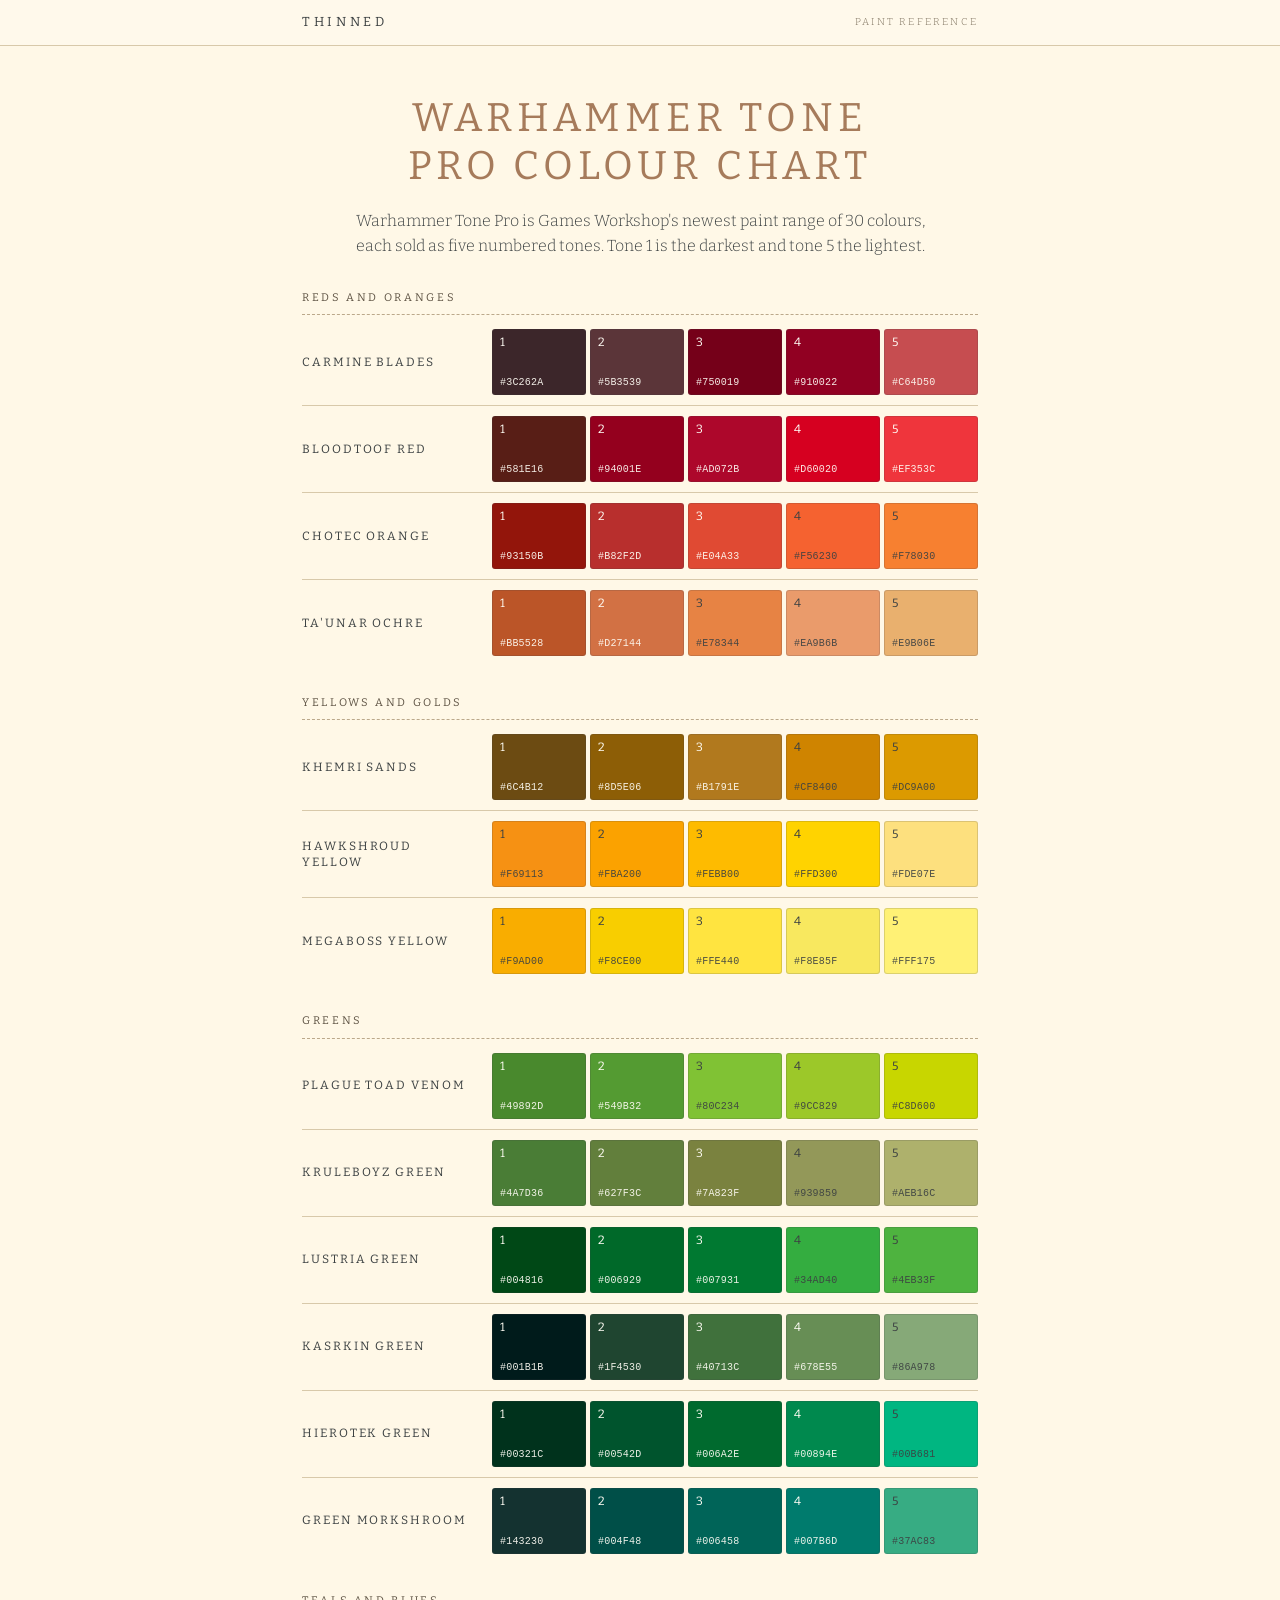
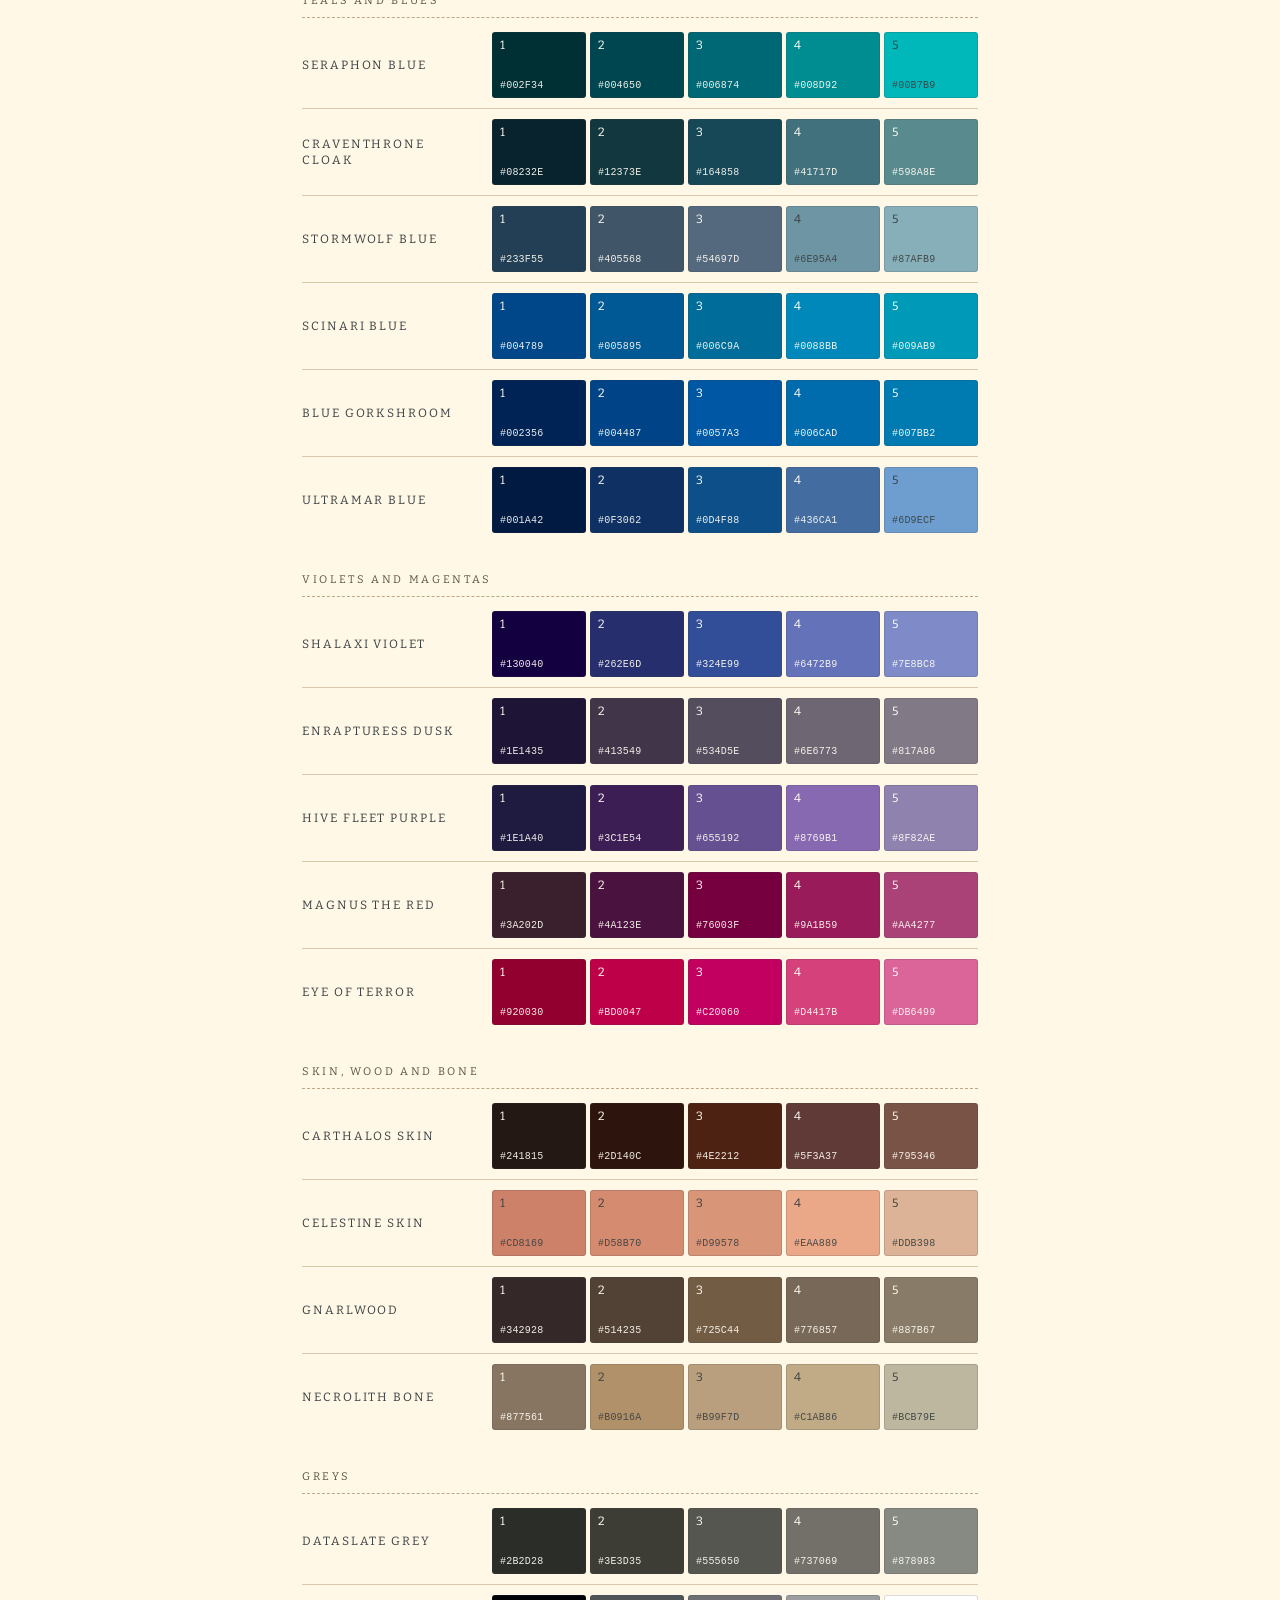
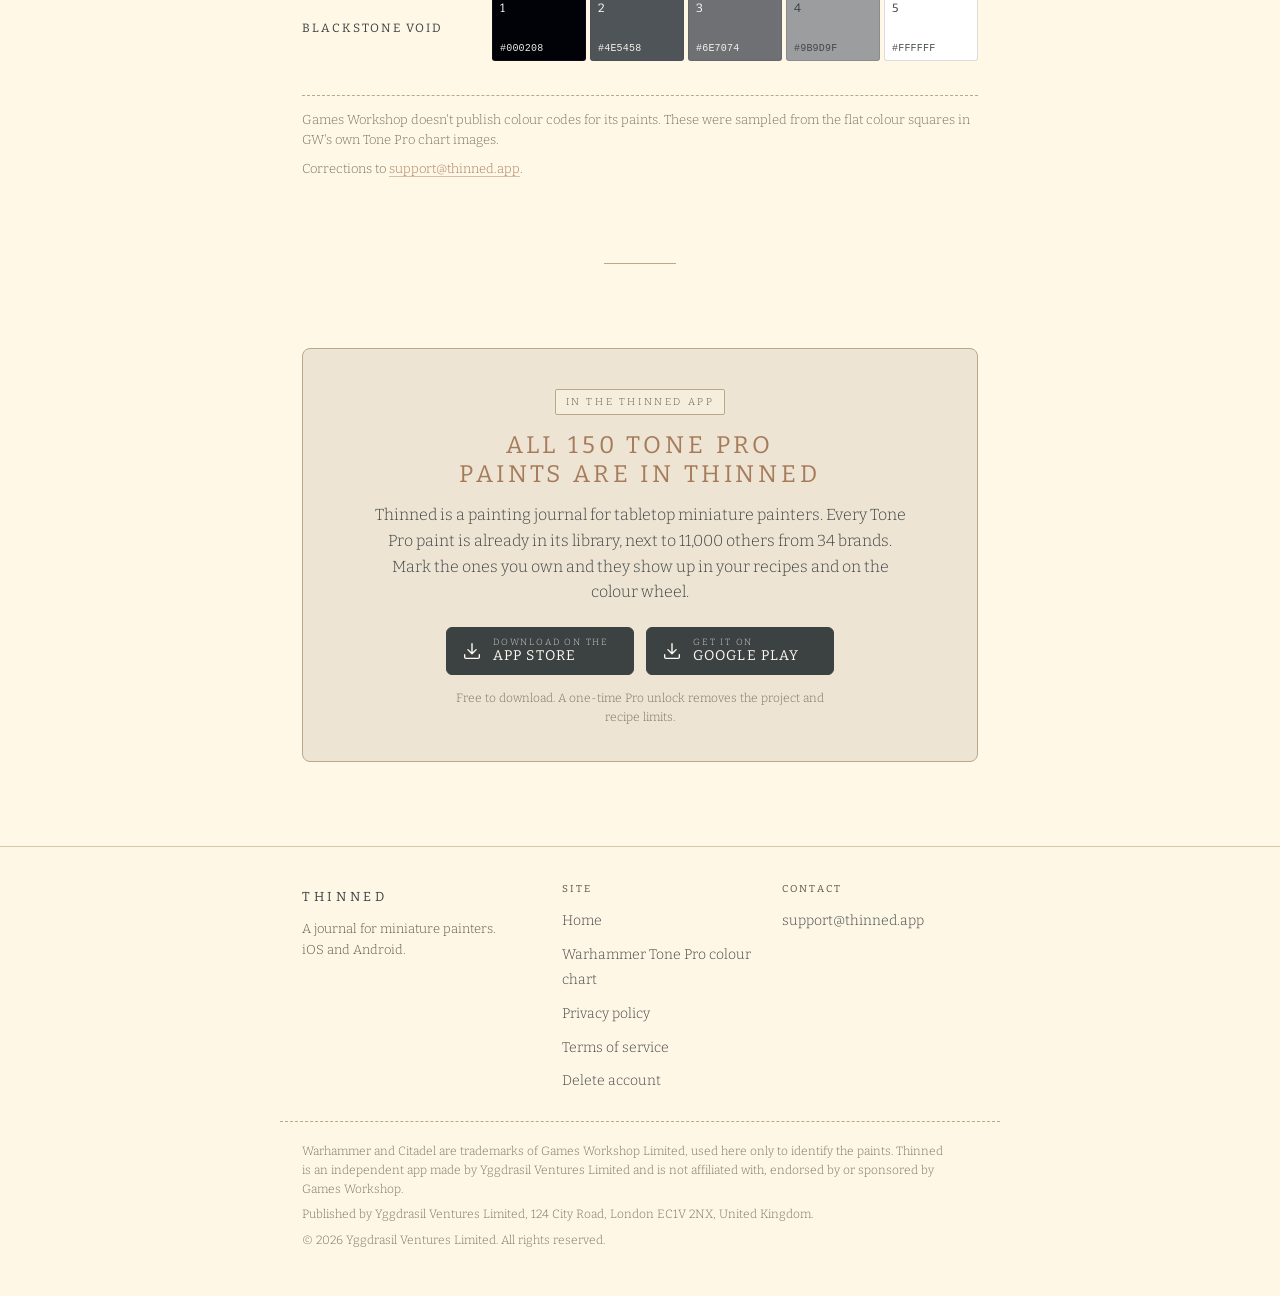
<file: paints/warhammer-tone-pro-colour-chart.html>
<!DOCTYPE html>
<html lang="en-GB">
<head>
<meta charset="utf-8">
<meta name="viewport" content="width=device-width, initial-scale=1, viewport-fit=cover">
<title>Warhammer Tone Pro colour chart: all 150 hex codes | Thinned</title>
<meta name="description" content="Every Warhammer Tone Pro paint on one page: 30 colour families, tones 1 (darkest) to 5 (lightest), with hex codes sampled from Games Workshop's published swatches.">
<link rel="canonical" href="https://www.thinned.app/paints/warhammer-tone-pro-colour-chart">
<meta name="theme-color" content="#FFF8E7">
<meta property="og:type" content="article">
<meta property="og:site_name" content="Thinned">
<meta property="og:locale" content="en_GB">
<meta property="og:title" content="Warhammer Tone Pro colour chart: all 150 hex codes">
<meta property="og:description" content="30 colour families, five numbered tones each, a hex code for every pot.">
<meta property="og:url" content="https://www.thinned.app/paints/warhammer-tone-pro-colour-chart">
<meta property="og:image" content="https://www.thinned.app/paints/warhammer-tone-pro-colour-chart.png">
<meta property="og:image:width" content="1200">
<meta property="og:image:height" content="630">
<meta property="og:image:alt" content="A grid of all 150 Warhammer Tone Pro paint swatches, one column per colour family, five tones each.">
<meta property="article:published_time" content="2026-10-17">
<meta property="article:modified_time" content="2026-10-17">
<meta name="twitter:card" content="summary_large_image">
<meta name="twitter:title" content="Warhammer Tone Pro colour chart: all 150 hex codes">
<meta name="twitter:description" content="30 colour families, five numbered tones each, a hex code for every pot.">
<meta name="twitter:image" content="https://www.thinned.app/paints/warhammer-tone-pro-colour-chart.png">
<link rel="preconnect" href="https://fonts.googleapis.com">
<link rel="preconnect" href="https://fonts.gstatic.com" crossorigin>
<link href="https://fonts.googleapis.com/css2?family=Bitter:wght@300;400;500&display=swap" rel="stylesheet">
<style>
  /* ---------- Tokens (shared with index.html) ---------- */
  :root{
    --bg:          #FFF8E7;
    --card:        #EDE4D3;
    --ink:         #3C4142;
    --meta:        #5E5344;
    --meta-light:  #7A6E5A;
    --accent:      #A67B5B;
    --border:      #BBA88A;
    --border-soft: #D8C9AA;
    --white:       #FFFDF5;
    --danger:      #C4746E;
    --success:     #7A9A6D;

    --maxw: 720px;
    --gutter: 22px;
    --radius: 4px;
    --radius-lg: 8px;
  }

  /* ---------- Reset ---------- */
  *,*::before,*::after{ box-sizing:border-box; }
  html,body{ margin:0; padding:0; }
  html{ scroll-behavior: smooth; }
  img,svg{ display:block; max-width:100%; }
  a{ color: var(--accent); text-decoration: underline; text-decoration-thickness: 1px; text-underline-offset: 3px; text-decoration-color: color-mix(in oklab, var(--accent) 45%, transparent); }
  a:hover{ text-decoration-color: var(--accent); }
  button{ font: inherit; color: inherit; }

  body{
    font-family: 'Bitter', Georgia, 'Times New Roman', serif;
    font-weight: 300;
    font-size: 16px;
    line-height: 1.6;
    color: var(--ink);
    background: var(--bg);
    -webkit-font-smoothing: antialiased;
    text-rendering: optimizeLegibility;
  }

  /* ---------- Type ---------- */
  h1,h2,h3,h4{
    font-weight: 400;
    text-transform: uppercase;
    letter-spacing: 0.14em;
    color: var(--ink);
    margin: 0;
    line-height: 1.2;
  }
  p{ margin: 0 0 1em; text-wrap: pretty; }
  .meta{ color: var(--meta); font-size: 14px; }
  .vh{
    position: absolute; width: 1px; height: 1px; overflow: hidden;
    clip: rect(0 0 0 0); clip-path: inset(50%); white-space: nowrap;
  }

  /* ---------- Layout ---------- */
  .wrap{
    max-width: var(--maxw);
    margin: 0 auto;
    padding: 0 var(--gutter);
  }
  section{ padding: 48px 0; }
  @media (min-width: 720px){ section{ padding: 64px 0; } }
  section[id], .fam, .group{ scroll-margin-top: 64px; }

  .rule{
    width: 72px; height: 1px;
    background: var(--border);
    border: 0;
    margin: 20px auto;
  }

  /* ---------- Top rail ---------- */
  .rail{
    border-bottom: 1px solid var(--border-soft);
    background: color-mix(in oklab, var(--bg) 85%, #fff);
    position: sticky; top: 0; z-index: 10;
    backdrop-filter: blur(4px);
  }
  .rail-inner{
    display: flex; align-items: center; justify-content: space-between;
    padding: 12px var(--gutter);
    max-width: var(--maxw); margin: 0 auto;
  }
  .wordmark{
    display: inline-flex; align-items: center;
    text-decoration: none; color: var(--ink);
    font-weight: 400; letter-spacing: 0.28em;
    text-transform: uppercase; font-size: 13px;
  }
  .rail-meta{
    font-size: 10px; letter-spacing: 0.22em; text-transform: uppercase;
    color: var(--meta-light);
  }
  @media (max-width: 480px){ .rail-meta{ display: none; } }

  /* ---------- Hero ---------- */
  .hero{
    padding-top: 48px;
    padding-bottom: 8px;
    text-align: center;
  }
  .plate{
    display: inline-block;
    font-size: 10px;
    letter-spacing: 0.26em;
    text-transform: uppercase;
    color: var(--meta);
    padding: 4px 10px;
    border: 1px solid var(--border);
    border-radius: 2px;
    background: color-mix(in oklab, var(--card) 50%, var(--bg));
  }
  .hero h1{
    font-size: clamp(26px, 5.6vw, 40px);
    letter-spacing: 0.12em;
    margin: 0 0 18px;
    color: var(--accent);
    text-wrap: balance;
  }
  .hero .positioning{
    max-width: 58ch;
    margin: 0 auto;
    color: var(--ink);
  }

  /* ---------- Chart ---------- */
  #chart{ padding-top: 24px; }
  .group{ padding: 0; margin-top: 30px; }   /* override the generic section padding */
  .group:first-child{ margin-top: 0; }
  .group-title{
    font-size: 11px; letter-spacing: 0.24em; color: var(--meta);
    padding-bottom: 10px; margin-bottom: 4px;
    border-bottom: 1px dashed var(--border);
  }
  .fam{
    display: grid;
    grid-template-columns: 1fr;
    gap: 8px;
    padding: 14px 0;
    border-bottom: 1px solid var(--border-soft);
    align-items: center;
  }
  .fam:last-child{ border-bottom: 0; }
  @media (min-width: 640px){
    .fam{ grid-template-columns: 172px 1fr; gap: 18px; padding: 10px 0; }
  }
  .fam-name{ font-size: 12px; letter-spacing: 0.16em; line-height: 1.35; }
  .ramp{
    list-style: none; margin: 0; padding: 0;
    display: grid; grid-template-columns: repeat(5, 1fr); gap: 4px;
  }
  .sw{
    position: relative;
    background: var(--c);
    border: 1px solid rgba(60, 65, 66, 0.18);
    border-radius: 3px;
    min-height: 60px;
    overflow: hidden;
    display: flex; flex-direction: column; justify-content: space-between;
    padding: 6px 7px;
    line-height: 1;
  }
  @media (min-width: 640px){ .sw{ min-height: 66px; } }
  .sw--dark-label{ color: var(--ink); }
  .sw--light-label{ color: var(--white); }
  .sw-tone{ font-weight: 400; font-size: 12px; letter-spacing: 0.04em; }
  .sw-hex{
    font-family: ui-monospace, 'SFMono-Regular', Menlo, Consolas, monospace;
    font-size: 10px; letter-spacing: 0.02em;
    opacity: 0.92;
  }
  @media (max-width: 389px){
    .sw{ padding: 5px 4px; min-height: 54px; }
    .sw-hex{ font-size: 9px; }
  }
  .footnote{
    font-size: 13px; color: var(--meta-light); line-height: 1.55;
    margin: 24px 0 0;
    padding-top: 14px;
    border-top: 1px dashed var(--border);
  }
  .footnote + .footnote{ border-top: 0; padding-top: 0; margin-top: 8px; }

  /* ---------- App CTA ---------- */
  .cta-card{
    background: var(--card);
    border: 1px solid var(--border);
    border-radius: var(--radius-lg);
    padding: 30px 24px 26px;
    text-align: center;
  }
  @media (min-width: 640px){ .cta-card{ padding: 38px 40px 34px; } }
  .cta-card h2{
    font-size: clamp(18px, 3vw, 24px);
    letter-spacing: 0.16em;
    margin: 16px 0 14px;
    color: var(--accent);
    text-wrap: balance;
  }
  .cta-card p{ max-width: 54ch; margin: 0 auto 1em; color: var(--ink); }
  .cta-row{
    display: flex; gap: 12px; justify-content: center; flex-wrap: wrap;
    margin: 22px 0 14px;
  }
  .store{
    display: inline-flex; align-items: center; gap: 10px;
    background: var(--ink);
    color: var(--white);
    border: 1px solid var(--ink);
    border-radius: 6px;
    padding: 10px 18px 10px 14px;
    text-decoration: none;
    min-width: 188px;
    transition: background .15s ease;
  }
  .store:hover{ background: #2a2e2f; }
  .store .store-glyph{ width: 22px; height: 22px; flex: 0 0 22px; }
  .store .store-glyph svg{ width: 22px; height: 22px; }
  .store .store-copy{ display: flex; flex-direction: column; line-height: 1.05; text-align: left; }
  .store .store-copy .small{
    font-size: 9px; letter-spacing: 0.2em; text-transform: uppercase;
    color: color-mix(in oklab, var(--white) 80%, transparent);
    font-weight: 300;
  }
  .store .store-copy .big{
    font-size: 14px; letter-spacing: 0.08em; text-transform: uppercase;
    font-weight: 400; margin-top: 2px;
  }
  .cta-card .fine{ font-size: 12px; color: var(--meta-light); margin: 0 auto; }

  /* ---------- Footer (shared with index.html) ---------- */
  footer{
    border-top: 1px solid var(--border-soft);
    padding: 36px 0 40px;
    margin-top: 20px;
    background: color-mix(in oklab, var(--bg) 94%, var(--card));
  }
  footer .foot{
    display: grid;
    grid-template-columns: 1fr;
    gap: 24px;
    max-width: var(--maxw);
    margin: 0 auto;
    padding: 0 var(--gutter);
  }
  @media (min-width: 640px){
    footer .foot{ grid-template-columns: 1.2fr 1fr 1fr; }
  }
  footer h4{
    font-size: 10px; letter-spacing: 0.22em; margin-bottom: 12px; color: var(--meta);
  }
  footer ul{ list-style: none; margin: 0; padding: 0; display: flex; flex-direction: column; gap: 8px; }
  footer ul a{ color: var(--ink); text-decoration: none; font-size: 14px; }
  footer ul a:hover{ color: var(--accent); }
  .foot-wordmark{
    font-weight: 400; letter-spacing: 0.28em;
    text-transform: uppercase; font-size: 13px; color: var(--ink);
  }
  .legal{
    max-width: var(--maxw);
    margin: 28px auto 0;
    padding: 20px var(--gutter) 0;
    border-top: 1px dashed var(--border);
    font-size: 12px; color: var(--meta-light); line-height: 1.6;
  }
  .legal p{ margin: 0 0 6px; }

  /* ---------- A11y / motion / print ---------- */
  :focus-visible{
    outline: 2px solid var(--accent);
    outline-offset: 2px;
    border-radius: 2px;
  }
  @media (prefers-reduced-motion: reduce){
    html{ scroll-behavior: auto; }
    *{ animation: none !important; transition: none !important; }
  }
  @media print{
    .rail, #app, footer .foot{ display: none; }
    section{ padding: 18px 0; }
    .sw{ -webkit-print-color-adjust: exact; print-color-adjust: exact; }
  }
</style>
</head>
<body>

<!-- Top rail -->
<header class="rail" role="banner">
  <div class="rail-inner">
    <a class="wordmark" href="/" aria-label="Thinned — home">Thinned</a>
    <span class="rail-meta">Paint reference</span>
  </div>
</header>

<main>

<!-- ===== Hero ===== -->
<section class="hero" aria-labelledby="page-title">
  <div class="wrap">
    <h1 id="page-title">Warhammer Tone Pro colour chart</h1>
    <p class="positioning">
      Warhammer Tone Pro is Games Workshop's newest paint range of 30 colours, each sold as
      five numbered tones. Tone 1 is the darkest and tone 5 the lightest.
    </p>
  </div>
</section>

<!-- ===== The chart ===== -->
<section id="chart" aria-label="Colour chart">
  <div class="wrap">
    <div class="chart">
<!-- tone-pro-grid:start -->
<section class="group" aria-labelledby="g-reds-and-oranges">
  <h2 class="group-title" id="g-reds-and-oranges">Reds and oranges</h2>
  <div class="fam" id="carmine-blades">
    <h3 class="fam-name">Carmine Blades</h3>
    <ol class="ramp" aria-label="Carmine Blades, tones 1 to 5">
        <li class="sw sw--light-label" style="--c:#3C262A" title="Carmine Blades 1: #3C262A">
          <span class="sw-tone" aria-hidden="true">1</span>
          <span class="vh">Carmine Blades 1</span>
          <code class="sw-hex">#3C262A</code>
        </li>
        <li class="sw sw--light-label" style="--c:#5B3539" title="Carmine Blades 2: #5B3539">
          <span class="sw-tone" aria-hidden="true">2</span>
          <span class="vh">Carmine Blades 2</span>
          <code class="sw-hex">#5B3539</code>
        </li>
        <li class="sw sw--light-label" style="--c:#750019" title="Carmine Blades 3: #750019">
          <span class="sw-tone" aria-hidden="true">3</span>
          <span class="vh">Carmine Blades 3</span>
          <code class="sw-hex">#750019</code>
        </li>
        <li class="sw sw--light-label" style="--c:#910022" title="Carmine Blades 4: #910022">
          <span class="sw-tone" aria-hidden="true">4</span>
          <span class="vh">Carmine Blades 4</span>
          <code class="sw-hex">#910022</code>
        </li>
        <li class="sw sw--light-label" style="--c:#C64D50" title="Carmine Blades 5: #C64D50">
          <span class="sw-tone" aria-hidden="true">5</span>
          <span class="vh">Carmine Blades 5</span>
          <code class="sw-hex">#C64D50</code>
        </li>
    </ol>
  </div>
  <div class="fam" id="bloodtoof-red">
    <h3 class="fam-name">Bloodtoof Red</h3>
    <ol class="ramp" aria-label="Bloodtoof Red, tones 1 to 5">
        <li class="sw sw--light-label" style="--c:#581E16" title="Bloodtoof Red 1: #581E16">
          <span class="sw-tone" aria-hidden="true">1</span>
          <span class="vh">Bloodtoof Red 1</span>
          <code class="sw-hex">#581E16</code>
        </li>
        <li class="sw sw--light-label" style="--c:#94001E" title="Bloodtoof Red 2: #94001E">
          <span class="sw-tone" aria-hidden="true">2</span>
          <span class="vh">Bloodtoof Red 2</span>
          <code class="sw-hex">#94001E</code>
        </li>
        <li class="sw sw--light-label" style="--c:#AD072B" title="Bloodtoof Red 3: #AD072B">
          <span class="sw-tone" aria-hidden="true">3</span>
          <span class="vh">Bloodtoof Red 3</span>
          <code class="sw-hex">#AD072B</code>
        </li>
        <li class="sw sw--light-label" style="--c:#D60020" title="Bloodtoof Red 4: #D60020">
          <span class="sw-tone" aria-hidden="true">4</span>
          <span class="vh">Bloodtoof Red 4</span>
          <code class="sw-hex">#D60020</code>
        </li>
        <li class="sw sw--light-label" style="--c:#EF353C" title="Bloodtoof Red 5: #EF353C">
          <span class="sw-tone" aria-hidden="true">5</span>
          <span class="vh">Bloodtoof Red 5</span>
          <code class="sw-hex">#EF353C</code>
        </li>
    </ol>
  </div>
  <div class="fam" id="chotec-orange">
    <h3 class="fam-name">Chotec Orange</h3>
    <ol class="ramp" aria-label="Chotec Orange, tones 1 to 5">
        <li class="sw sw--light-label" style="--c:#93150B" title="Chotec Orange 1: #93150B">
          <span class="sw-tone" aria-hidden="true">1</span>
          <span class="vh">Chotec Orange 1</span>
          <code class="sw-hex">#93150B</code>
        </li>
        <li class="sw sw--light-label" style="--c:#B82F2D" title="Chotec Orange 2: #B82F2D">
          <span class="sw-tone" aria-hidden="true">2</span>
          <span class="vh">Chotec Orange 2</span>
          <code class="sw-hex">#B82F2D</code>
        </li>
        <li class="sw sw--light-label" style="--c:#E04A33" title="Chotec Orange 3: #E04A33">
          <span class="sw-tone" aria-hidden="true">3</span>
          <span class="vh">Chotec Orange 3</span>
          <code class="sw-hex">#E04A33</code>
        </li>
        <li class="sw sw--dark-label" style="--c:#F56230" title="Chotec Orange 4: #F56230">
          <span class="sw-tone" aria-hidden="true">4</span>
          <span class="vh">Chotec Orange 4</span>
          <code class="sw-hex">#F56230</code>
        </li>
        <li class="sw sw--dark-label" style="--c:#F78030" title="Chotec Orange 5: #F78030">
          <span class="sw-tone" aria-hidden="true">5</span>
          <span class="vh">Chotec Orange 5</span>
          <code class="sw-hex">#F78030</code>
        </li>
    </ol>
  </div>
  <div class="fam" id="ta-unar-ochre">
    <h3 class="fam-name">Ta&#x27;unar Ochre</h3>
    <ol class="ramp" aria-label="Ta&#x27;unar Ochre, tones 1 to 5">
        <li class="sw sw--light-label" style="--c:#BB5528" title="Ta&#x27;unar Ochre 1: #BB5528">
          <span class="sw-tone" aria-hidden="true">1</span>
          <span class="vh">Ta&#x27;unar Ochre 1</span>
          <code class="sw-hex">#BB5528</code>
        </li>
        <li class="sw sw--light-label" style="--c:#D27144" title="Ta&#x27;unar Ochre 2: #D27144">
          <span class="sw-tone" aria-hidden="true">2</span>
          <span class="vh">Ta&#x27;unar Ochre 2</span>
          <code class="sw-hex">#D27144</code>
        </li>
        <li class="sw sw--dark-label" style="--c:#E78344" title="Ta&#x27;unar Ochre 3: #E78344">
          <span class="sw-tone" aria-hidden="true">3</span>
          <span class="vh">Ta&#x27;unar Ochre 3</span>
          <code class="sw-hex">#E78344</code>
        </li>
        <li class="sw sw--dark-label" style="--c:#EA9B6B" title="Ta&#x27;unar Ochre 4: #EA9B6B">
          <span class="sw-tone" aria-hidden="true">4</span>
          <span class="vh">Ta&#x27;unar Ochre 4</span>
          <code class="sw-hex">#EA9B6B</code>
        </li>
        <li class="sw sw--dark-label" style="--c:#E9B06E" title="Ta&#x27;unar Ochre 5: #E9B06E">
          <span class="sw-tone" aria-hidden="true">5</span>
          <span class="vh">Ta&#x27;unar Ochre 5</span>
          <code class="sw-hex">#E9B06E</code>
        </li>
    </ol>
  </div>
</section>
<section class="group" aria-labelledby="g-yellows-and-golds">
  <h2 class="group-title" id="g-yellows-and-golds">Yellows and golds</h2>
  <div class="fam" id="khemri-sands">
    <h3 class="fam-name">Khemri Sands</h3>
    <ol class="ramp" aria-label="Khemri Sands, tones 1 to 5">
        <li class="sw sw--light-label" style="--c:#6C4B12" title="Khemri Sands 1: #6C4B12">
          <span class="sw-tone" aria-hidden="true">1</span>
          <span class="vh">Khemri Sands 1</span>
          <code class="sw-hex">#6C4B12</code>
        </li>
        <li class="sw sw--light-label" style="--c:#8D5E06" title="Khemri Sands 2: #8D5E06">
          <span class="sw-tone" aria-hidden="true">2</span>
          <span class="vh">Khemri Sands 2</span>
          <code class="sw-hex">#8D5E06</code>
        </li>
        <li class="sw sw--light-label" style="--c:#B1791E" title="Khemri Sands 3: #B1791E">
          <span class="sw-tone" aria-hidden="true">3</span>
          <span class="vh">Khemri Sands 3</span>
          <code class="sw-hex">#B1791E</code>
        </li>
        <li class="sw sw--dark-label" style="--c:#CF8400" title="Khemri Sands 4: #CF8400">
          <span class="sw-tone" aria-hidden="true">4</span>
          <span class="vh">Khemri Sands 4</span>
          <code class="sw-hex">#CF8400</code>
        </li>
        <li class="sw sw--dark-label" style="--c:#DC9A00" title="Khemri Sands 5: #DC9A00">
          <span class="sw-tone" aria-hidden="true">5</span>
          <span class="vh">Khemri Sands 5</span>
          <code class="sw-hex">#DC9A00</code>
        </li>
    </ol>
  </div>
  <div class="fam" id="hawkshroud-yellow">
    <h3 class="fam-name">Hawkshroud Yellow</h3>
    <ol class="ramp" aria-label="Hawkshroud Yellow, tones 1 to 5">
        <li class="sw sw--dark-label" style="--c:#F69113" title="Hawkshroud Yellow 1: #F69113">
          <span class="sw-tone" aria-hidden="true">1</span>
          <span class="vh">Hawkshroud Yellow 1</span>
          <code class="sw-hex">#F69113</code>
        </li>
        <li class="sw sw--dark-label" style="--c:#FBA200" title="Hawkshroud Yellow 2: #FBA200">
          <span class="sw-tone" aria-hidden="true">2</span>
          <span class="vh">Hawkshroud Yellow 2</span>
          <code class="sw-hex">#FBA200</code>
        </li>
        <li class="sw sw--dark-label" style="--c:#FEBB00" title="Hawkshroud Yellow 3: #FEBB00">
          <span class="sw-tone" aria-hidden="true">3</span>
          <span class="vh">Hawkshroud Yellow 3</span>
          <code class="sw-hex">#FEBB00</code>
        </li>
        <li class="sw sw--dark-label" style="--c:#FFD300" title="Hawkshroud Yellow 4: #FFD300">
          <span class="sw-tone" aria-hidden="true">4</span>
          <span class="vh">Hawkshroud Yellow 4</span>
          <code class="sw-hex">#FFD300</code>
        </li>
        <li class="sw sw--dark-label" style="--c:#FDE07E" title="Hawkshroud Yellow 5: #FDE07E">
          <span class="sw-tone" aria-hidden="true">5</span>
          <span class="vh">Hawkshroud Yellow 5</span>
          <code class="sw-hex">#FDE07E</code>
        </li>
    </ol>
  </div>
  <div class="fam" id="megaboss-yellow">
    <h3 class="fam-name">Megaboss Yellow</h3>
    <ol class="ramp" aria-label="Megaboss Yellow, tones 1 to 5">
        <li class="sw sw--dark-label" style="--c:#F9AD00" title="Megaboss Yellow 1: #F9AD00">
          <span class="sw-tone" aria-hidden="true">1</span>
          <span class="vh">Megaboss Yellow 1</span>
          <code class="sw-hex">#F9AD00</code>
        </li>
        <li class="sw sw--dark-label" style="--c:#F8CE00" title="Megaboss Yellow 2: #F8CE00">
          <span class="sw-tone" aria-hidden="true">2</span>
          <span class="vh">Megaboss Yellow 2</span>
          <code class="sw-hex">#F8CE00</code>
        </li>
        <li class="sw sw--dark-label" style="--c:#FFE440" title="Megaboss Yellow 3: #FFE440">
          <span class="sw-tone" aria-hidden="true">3</span>
          <span class="vh">Megaboss Yellow 3</span>
          <code class="sw-hex">#FFE440</code>
        </li>
        <li class="sw sw--dark-label" style="--c:#F8E85F" title="Megaboss Yellow 4: #F8E85F">
          <span class="sw-tone" aria-hidden="true">4</span>
          <span class="vh">Megaboss Yellow 4</span>
          <code class="sw-hex">#F8E85F</code>
        </li>
        <li class="sw sw--dark-label" style="--c:#FFF175" title="Megaboss Yellow 5: #FFF175">
          <span class="sw-tone" aria-hidden="true">5</span>
          <span class="vh">Megaboss Yellow 5</span>
          <code class="sw-hex">#FFF175</code>
        </li>
    </ol>
  </div>
</section>
<section class="group" aria-labelledby="g-greens">
  <h2 class="group-title" id="g-greens">Greens</h2>
  <div class="fam" id="plague-toad-venom">
    <h3 class="fam-name">Plague Toad Venom</h3>
    <ol class="ramp" aria-label="Plague Toad Venom, tones 1 to 5">
        <li class="sw sw--light-label" style="--c:#49892D" title="Plague Toad Venom 1: #49892D">
          <span class="sw-tone" aria-hidden="true">1</span>
          <span class="vh">Plague Toad Venom 1</span>
          <code class="sw-hex">#49892D</code>
        </li>
        <li class="sw sw--light-label" style="--c:#549B32" title="Plague Toad Venom 2: #549B32">
          <span class="sw-tone" aria-hidden="true">2</span>
          <span class="vh">Plague Toad Venom 2</span>
          <code class="sw-hex">#549B32</code>
        </li>
        <li class="sw sw--dark-label" style="--c:#80C234" title="Plague Toad Venom 3: #80C234">
          <span class="sw-tone" aria-hidden="true">3</span>
          <span class="vh">Plague Toad Venom 3</span>
          <code class="sw-hex">#80C234</code>
        </li>
        <li class="sw sw--dark-label" style="--c:#9CC829" title="Plague Toad Venom 4: #9CC829">
          <span class="sw-tone" aria-hidden="true">4</span>
          <span class="vh">Plague Toad Venom 4</span>
          <code class="sw-hex">#9CC829</code>
        </li>
        <li class="sw sw--dark-label" style="--c:#C8D600" title="Plague Toad Venom 5: #C8D600">
          <span class="sw-tone" aria-hidden="true">5</span>
          <span class="vh">Plague Toad Venom 5</span>
          <code class="sw-hex">#C8D600</code>
        </li>
    </ol>
  </div>
  <div class="fam" id="kruleboyz-green">
    <h3 class="fam-name">Kruleboyz Green</h3>
    <ol class="ramp" aria-label="Kruleboyz Green, tones 1 to 5">
        <li class="sw sw--light-label" style="--c:#4A7D36" title="Kruleboyz Green 1: #4A7D36">
          <span class="sw-tone" aria-hidden="true">1</span>
          <span class="vh">Kruleboyz Green 1</span>
          <code class="sw-hex">#4A7D36</code>
        </li>
        <li class="sw sw--light-label" style="--c:#627F3C" title="Kruleboyz Green 2: #627F3C">
          <span class="sw-tone" aria-hidden="true">2</span>
          <span class="vh">Kruleboyz Green 2</span>
          <code class="sw-hex">#627F3C</code>
        </li>
        <li class="sw sw--light-label" style="--c:#7A823F" title="Kruleboyz Green 3: #7A823F">
          <span class="sw-tone" aria-hidden="true">3</span>
          <span class="vh">Kruleboyz Green 3</span>
          <code class="sw-hex">#7A823F</code>
        </li>
        <li class="sw sw--dark-label" style="--c:#939859" title="Kruleboyz Green 4: #939859">
          <span class="sw-tone" aria-hidden="true">4</span>
          <span class="vh">Kruleboyz Green 4</span>
          <code class="sw-hex">#939859</code>
        </li>
        <li class="sw sw--dark-label" style="--c:#AEB16C" title="Kruleboyz Green 5: #AEB16C">
          <span class="sw-tone" aria-hidden="true">5</span>
          <span class="vh">Kruleboyz Green 5</span>
          <code class="sw-hex">#AEB16C</code>
        </li>
    </ol>
  </div>
  <div class="fam" id="lustria-green">
    <h3 class="fam-name">Lustria Green</h3>
    <ol class="ramp" aria-label="Lustria Green, tones 1 to 5">
        <li class="sw sw--light-label" style="--c:#004816" title="Lustria Green 1: #004816">
          <span class="sw-tone" aria-hidden="true">1</span>
          <span class="vh">Lustria Green 1</span>
          <code class="sw-hex">#004816</code>
        </li>
        <li class="sw sw--light-label" style="--c:#006929" title="Lustria Green 2: #006929">
          <span class="sw-tone" aria-hidden="true">2</span>
          <span class="vh">Lustria Green 2</span>
          <code class="sw-hex">#006929</code>
        </li>
        <li class="sw sw--light-label" style="--c:#007931" title="Lustria Green 3: #007931">
          <span class="sw-tone" aria-hidden="true">3</span>
          <span class="vh">Lustria Green 3</span>
          <code class="sw-hex">#007931</code>
        </li>
        <li class="sw sw--dark-label" style="--c:#34AD40" title="Lustria Green 4: #34AD40">
          <span class="sw-tone" aria-hidden="true">4</span>
          <span class="vh">Lustria Green 4</span>
          <code class="sw-hex">#34AD40</code>
        </li>
        <li class="sw sw--dark-label" style="--c:#4EB33F" title="Lustria Green 5: #4EB33F">
          <span class="sw-tone" aria-hidden="true">5</span>
          <span class="vh">Lustria Green 5</span>
          <code class="sw-hex">#4EB33F</code>
        </li>
    </ol>
  </div>
  <div class="fam" id="kasrkin-green">
    <h3 class="fam-name">Kasrkin Green</h3>
    <ol class="ramp" aria-label="Kasrkin Green, tones 1 to 5">
        <li class="sw sw--light-label" style="--c:#001B1B" title="Kasrkin Green 1: #001B1B">
          <span class="sw-tone" aria-hidden="true">1</span>
          <span class="vh">Kasrkin Green 1</span>
          <code class="sw-hex">#001B1B</code>
        </li>
        <li class="sw sw--light-label" style="--c:#1F4530" title="Kasrkin Green 2: #1F4530">
          <span class="sw-tone" aria-hidden="true">2</span>
          <span class="vh">Kasrkin Green 2</span>
          <code class="sw-hex">#1F4530</code>
        </li>
        <li class="sw sw--light-label" style="--c:#40713C" title="Kasrkin Green 3: #40713C">
          <span class="sw-tone" aria-hidden="true">3</span>
          <span class="vh">Kasrkin Green 3</span>
          <code class="sw-hex">#40713C</code>
        </li>
        <li class="sw sw--light-label" style="--c:#678E55" title="Kasrkin Green 4: #678E55">
          <span class="sw-tone" aria-hidden="true">4</span>
          <span class="vh">Kasrkin Green 4</span>
          <code class="sw-hex">#678E55</code>
        </li>
        <li class="sw sw--dark-label" style="--c:#86A978" title="Kasrkin Green 5: #86A978">
          <span class="sw-tone" aria-hidden="true">5</span>
          <span class="vh">Kasrkin Green 5</span>
          <code class="sw-hex">#86A978</code>
        </li>
    </ol>
  </div>
  <div class="fam" id="hierotek-green">
    <h3 class="fam-name">Hierotek Green</h3>
    <ol class="ramp" aria-label="Hierotek Green, tones 1 to 5">
        <li class="sw sw--light-label" style="--c:#00321C" title="Hierotek Green 1: #00321C">
          <span class="sw-tone" aria-hidden="true">1</span>
          <span class="vh">Hierotek Green 1</span>
          <code class="sw-hex">#00321C</code>
        </li>
        <li class="sw sw--light-label" style="--c:#00542D" title="Hierotek Green 2: #00542D">
          <span class="sw-tone" aria-hidden="true">2</span>
          <span class="vh">Hierotek Green 2</span>
          <code class="sw-hex">#00542D</code>
        </li>
        <li class="sw sw--light-label" style="--c:#006A2E" title="Hierotek Green 3: #006A2E">
          <span class="sw-tone" aria-hidden="true">3</span>
          <span class="vh">Hierotek Green 3</span>
          <code class="sw-hex">#006A2E</code>
        </li>
        <li class="sw sw--light-label" style="--c:#00894E" title="Hierotek Green 4: #00894E">
          <span class="sw-tone" aria-hidden="true">4</span>
          <span class="vh">Hierotek Green 4</span>
          <code class="sw-hex">#00894E</code>
        </li>
        <li class="sw sw--dark-label" style="--c:#00B681" title="Hierotek Green 5: #00B681">
          <span class="sw-tone" aria-hidden="true">5</span>
          <span class="vh">Hierotek Green 5</span>
          <code class="sw-hex">#00B681</code>
        </li>
    </ol>
  </div>
  <div class="fam" id="green-morkshroom">
    <h3 class="fam-name">Green Morkshroom</h3>
    <ol class="ramp" aria-label="Green Morkshroom, tones 1 to 5">
        <li class="sw sw--light-label" style="--c:#143230" title="Green Morkshroom 1: #143230">
          <span class="sw-tone" aria-hidden="true">1</span>
          <span class="vh">Green Morkshroom 1</span>
          <code class="sw-hex">#143230</code>
        </li>
        <li class="sw sw--light-label" style="--c:#004F48" title="Green Morkshroom 2: #004F48">
          <span class="sw-tone" aria-hidden="true">2</span>
          <span class="vh">Green Morkshroom 2</span>
          <code class="sw-hex">#004F48</code>
        </li>
        <li class="sw sw--light-label" style="--c:#006458" title="Green Morkshroom 3: #006458">
          <span class="sw-tone" aria-hidden="true">3</span>
          <span class="vh">Green Morkshroom 3</span>
          <code class="sw-hex">#006458</code>
        </li>
        <li class="sw sw--light-label" style="--c:#007B6D" title="Green Morkshroom 4: #007B6D">
          <span class="sw-tone" aria-hidden="true">4</span>
          <span class="vh">Green Morkshroom 4</span>
          <code class="sw-hex">#007B6D</code>
        </li>
        <li class="sw sw--dark-label" style="--c:#37AC83" title="Green Morkshroom 5: #37AC83">
          <span class="sw-tone" aria-hidden="true">5</span>
          <span class="vh">Green Morkshroom 5</span>
          <code class="sw-hex">#37AC83</code>
        </li>
    </ol>
  </div>
</section>
<section class="group" aria-labelledby="g-teals-and-blues">
  <h2 class="group-title" id="g-teals-and-blues">Teals and blues</h2>
  <div class="fam" id="seraphon-blue">
    <h3 class="fam-name">Seraphon Blue</h3>
    <ol class="ramp" aria-label="Seraphon Blue, tones 1 to 5">
        <li class="sw sw--light-label" style="--c:#002F34" title="Seraphon Blue 1: #002F34">
          <span class="sw-tone" aria-hidden="true">1</span>
          <span class="vh">Seraphon Blue 1</span>
          <code class="sw-hex">#002F34</code>
        </li>
        <li class="sw sw--light-label" style="--c:#004650" title="Seraphon Blue 2: #004650">
          <span class="sw-tone" aria-hidden="true">2</span>
          <span class="vh">Seraphon Blue 2</span>
          <code class="sw-hex">#004650</code>
        </li>
        <li class="sw sw--light-label" style="--c:#006874" title="Seraphon Blue 3: #006874">
          <span class="sw-tone" aria-hidden="true">3</span>
          <span class="vh">Seraphon Blue 3</span>
          <code class="sw-hex">#006874</code>
        </li>
        <li class="sw sw--light-label" style="--c:#008D92" title="Seraphon Blue 4: #008D92">
          <span class="sw-tone" aria-hidden="true">4</span>
          <span class="vh">Seraphon Blue 4</span>
          <code class="sw-hex">#008D92</code>
        </li>
        <li class="sw sw--dark-label" style="--c:#00B7B9" title="Seraphon Blue 5: #00B7B9">
          <span class="sw-tone" aria-hidden="true">5</span>
          <span class="vh">Seraphon Blue 5</span>
          <code class="sw-hex">#00B7B9</code>
        </li>
    </ol>
  </div>
  <div class="fam" id="craventhrone-cloak">
    <h3 class="fam-name">Craventhrone Cloak</h3>
    <ol class="ramp" aria-label="Craventhrone Cloak, tones 1 to 5">
        <li class="sw sw--light-label" style="--c:#08232E" title="Craventhrone Cloak 1: #08232E">
          <span class="sw-tone" aria-hidden="true">1</span>
          <span class="vh">Craventhrone Cloak 1</span>
          <code class="sw-hex">#08232E</code>
        </li>
        <li class="sw sw--light-label" style="--c:#12373E" title="Craventhrone Cloak 2: #12373E">
          <span class="sw-tone" aria-hidden="true">2</span>
          <span class="vh">Craventhrone Cloak 2</span>
          <code class="sw-hex">#12373E</code>
        </li>
        <li class="sw sw--light-label" style="--c:#164858" title="Craventhrone Cloak 3: #164858">
          <span class="sw-tone" aria-hidden="true">3</span>
          <span class="vh">Craventhrone Cloak 3</span>
          <code class="sw-hex">#164858</code>
        </li>
        <li class="sw sw--light-label" style="--c:#41717D" title="Craventhrone Cloak 4: #41717D">
          <span class="sw-tone" aria-hidden="true">4</span>
          <span class="vh">Craventhrone Cloak 4</span>
          <code class="sw-hex">#41717D</code>
        </li>
        <li class="sw sw--light-label" style="--c:#598A8E" title="Craventhrone Cloak 5: #598A8E">
          <span class="sw-tone" aria-hidden="true">5</span>
          <span class="vh">Craventhrone Cloak 5</span>
          <code class="sw-hex">#598A8E</code>
        </li>
    </ol>
  </div>
  <div class="fam" id="stormwolf-blue">
    <h3 class="fam-name">Stormwolf Blue</h3>
    <ol class="ramp" aria-label="Stormwolf Blue, tones 1 to 5">
        <li class="sw sw--light-label" style="--c:#233F55" title="Stormwolf Blue 1: #233F55">
          <span class="sw-tone" aria-hidden="true">1</span>
          <span class="vh">Stormwolf Blue 1</span>
          <code class="sw-hex">#233F55</code>
        </li>
        <li class="sw sw--light-label" style="--c:#405568" title="Stormwolf Blue 2: #405568">
          <span class="sw-tone" aria-hidden="true">2</span>
          <span class="vh">Stormwolf Blue 2</span>
          <code class="sw-hex">#405568</code>
        </li>
        <li class="sw sw--light-label" style="--c:#54697D" title="Stormwolf Blue 3: #54697D">
          <span class="sw-tone" aria-hidden="true">3</span>
          <span class="vh">Stormwolf Blue 3</span>
          <code class="sw-hex">#54697D</code>
        </li>
        <li class="sw sw--dark-label" style="--c:#6E95A4" title="Stormwolf Blue 4: #6E95A4">
          <span class="sw-tone" aria-hidden="true">4</span>
          <span class="vh">Stormwolf Blue 4</span>
          <code class="sw-hex">#6E95A4</code>
        </li>
        <li class="sw sw--dark-label" style="--c:#87AFB9" title="Stormwolf Blue 5: #87AFB9">
          <span class="sw-tone" aria-hidden="true">5</span>
          <span class="vh">Stormwolf Blue 5</span>
          <code class="sw-hex">#87AFB9</code>
        </li>
    </ol>
  </div>
  <div class="fam" id="scinari-blue">
    <h3 class="fam-name">Scinari Blue</h3>
    <ol class="ramp" aria-label="Scinari Blue, tones 1 to 5">
        <li class="sw sw--light-label" style="--c:#004789" title="Scinari Blue 1: #004789">
          <span class="sw-tone" aria-hidden="true">1</span>
          <span class="vh">Scinari Blue 1</span>
          <code class="sw-hex">#004789</code>
        </li>
        <li class="sw sw--light-label" style="--c:#005895" title="Scinari Blue 2: #005895">
          <span class="sw-tone" aria-hidden="true">2</span>
          <span class="vh">Scinari Blue 2</span>
          <code class="sw-hex">#005895</code>
        </li>
        <li class="sw sw--light-label" style="--c:#006C9A" title="Scinari Blue 3: #006C9A">
          <span class="sw-tone" aria-hidden="true">3</span>
          <span class="vh">Scinari Blue 3</span>
          <code class="sw-hex">#006C9A</code>
        </li>
        <li class="sw sw--light-label" style="--c:#0088BB" title="Scinari Blue 4: #0088BB">
          <span class="sw-tone" aria-hidden="true">4</span>
          <span class="vh">Scinari Blue 4</span>
          <code class="sw-hex">#0088BB</code>
        </li>
        <li class="sw sw--light-label" style="--c:#009AB9" title="Scinari Blue 5: #009AB9">
          <span class="sw-tone" aria-hidden="true">5</span>
          <span class="vh">Scinari Blue 5</span>
          <code class="sw-hex">#009AB9</code>
        </li>
    </ol>
  </div>
  <div class="fam" id="blue-gorkshroom">
    <h3 class="fam-name">Blue Gorkshroom</h3>
    <ol class="ramp" aria-label="Blue Gorkshroom, tones 1 to 5">
        <li class="sw sw--light-label" style="--c:#002356" title="Blue Gorkshroom 1: #002356">
          <span class="sw-tone" aria-hidden="true">1</span>
          <span class="vh">Blue Gorkshroom 1</span>
          <code class="sw-hex">#002356</code>
        </li>
        <li class="sw sw--light-label" style="--c:#004487" title="Blue Gorkshroom 2: #004487">
          <span class="sw-tone" aria-hidden="true">2</span>
          <span class="vh">Blue Gorkshroom 2</span>
          <code class="sw-hex">#004487</code>
        </li>
        <li class="sw sw--light-label" style="--c:#0057A3" title="Blue Gorkshroom 3: #0057A3">
          <span class="sw-tone" aria-hidden="true">3</span>
          <span class="vh">Blue Gorkshroom 3</span>
          <code class="sw-hex">#0057A3</code>
        </li>
        <li class="sw sw--light-label" style="--c:#006CAD" title="Blue Gorkshroom 4: #006CAD">
          <span class="sw-tone" aria-hidden="true">4</span>
          <span class="vh">Blue Gorkshroom 4</span>
          <code class="sw-hex">#006CAD</code>
        </li>
        <li class="sw sw--light-label" style="--c:#007BB2" title="Blue Gorkshroom 5: #007BB2">
          <span class="sw-tone" aria-hidden="true">5</span>
          <span class="vh">Blue Gorkshroom 5</span>
          <code class="sw-hex">#007BB2</code>
        </li>
    </ol>
  </div>
  <div class="fam" id="ultramar-blue">
    <h3 class="fam-name">Ultramar Blue</h3>
    <ol class="ramp" aria-label="Ultramar Blue, tones 1 to 5">
        <li class="sw sw--light-label" style="--c:#001A42" title="Ultramar Blue 1: #001A42">
          <span class="sw-tone" aria-hidden="true">1</span>
          <span class="vh">Ultramar Blue 1</span>
          <code class="sw-hex">#001A42</code>
        </li>
        <li class="sw sw--light-label" style="--c:#0F3062" title="Ultramar Blue 2: #0F3062">
          <span class="sw-tone" aria-hidden="true">2</span>
          <span class="vh">Ultramar Blue 2</span>
          <code class="sw-hex">#0F3062</code>
        </li>
        <li class="sw sw--light-label" style="--c:#0D4F88" title="Ultramar Blue 3: #0D4F88">
          <span class="sw-tone" aria-hidden="true">3</span>
          <span class="vh">Ultramar Blue 3</span>
          <code class="sw-hex">#0D4F88</code>
        </li>
        <li class="sw sw--light-label" style="--c:#436CA1" title="Ultramar Blue 4: #436CA1">
          <span class="sw-tone" aria-hidden="true">4</span>
          <span class="vh">Ultramar Blue 4</span>
          <code class="sw-hex">#436CA1</code>
        </li>
        <li class="sw sw--dark-label" style="--c:#6D9ECF" title="Ultramar Blue 5: #6D9ECF">
          <span class="sw-tone" aria-hidden="true">5</span>
          <span class="vh">Ultramar Blue 5</span>
          <code class="sw-hex">#6D9ECF</code>
        </li>
    </ol>
  </div>
</section>
<section class="group" aria-labelledby="g-violets-and-magentas">
  <h2 class="group-title" id="g-violets-and-magentas">Violets and magentas</h2>
  <div class="fam" id="shalaxi-violet">
    <h3 class="fam-name">Shalaxi Violet</h3>
    <ol class="ramp" aria-label="Shalaxi Violet, tones 1 to 5">
        <li class="sw sw--light-label" style="--c:#130040" title="Shalaxi Violet 1: #130040">
          <span class="sw-tone" aria-hidden="true">1</span>
          <span class="vh">Shalaxi Violet 1</span>
          <code class="sw-hex">#130040</code>
        </li>
        <li class="sw sw--light-label" style="--c:#262E6D" title="Shalaxi Violet 2: #262E6D">
          <span class="sw-tone" aria-hidden="true">2</span>
          <span class="vh">Shalaxi Violet 2</span>
          <code class="sw-hex">#262E6D</code>
        </li>
        <li class="sw sw--light-label" style="--c:#324E99" title="Shalaxi Violet 3: #324E99">
          <span class="sw-tone" aria-hidden="true">3</span>
          <span class="vh">Shalaxi Violet 3</span>
          <code class="sw-hex">#324E99</code>
        </li>
        <li class="sw sw--light-label" style="--c:#6472B9" title="Shalaxi Violet 4: #6472B9">
          <span class="sw-tone" aria-hidden="true">4</span>
          <span class="vh">Shalaxi Violet 4</span>
          <code class="sw-hex">#6472B9</code>
        </li>
        <li class="sw sw--light-label" style="--c:#7E8BC8" title="Shalaxi Violet 5: #7E8BC8">
          <span class="sw-tone" aria-hidden="true">5</span>
          <span class="vh">Shalaxi Violet 5</span>
          <code class="sw-hex">#7E8BC8</code>
        </li>
    </ol>
  </div>
  <div class="fam" id="enrapturess-dusk">
    <h3 class="fam-name">Enrapturess Dusk</h3>
    <ol class="ramp" aria-label="Enrapturess Dusk, tones 1 to 5">
        <li class="sw sw--light-label" style="--c:#1E1435" title="Enrapturess Dusk 1: #1E1435">
          <span class="sw-tone" aria-hidden="true">1</span>
          <span class="vh">Enrapturess Dusk 1</span>
          <code class="sw-hex">#1E1435</code>
        </li>
        <li class="sw sw--light-label" style="--c:#413549" title="Enrapturess Dusk 2: #413549">
          <span class="sw-tone" aria-hidden="true">2</span>
          <span class="vh">Enrapturess Dusk 2</span>
          <code class="sw-hex">#413549</code>
        </li>
        <li class="sw sw--light-label" style="--c:#534D5E" title="Enrapturess Dusk 3: #534D5E">
          <span class="sw-tone" aria-hidden="true">3</span>
          <span class="vh">Enrapturess Dusk 3</span>
          <code class="sw-hex">#534D5E</code>
        </li>
        <li class="sw sw--light-label" style="--c:#6E6773" title="Enrapturess Dusk 4: #6E6773">
          <span class="sw-tone" aria-hidden="true">4</span>
          <span class="vh">Enrapturess Dusk 4</span>
          <code class="sw-hex">#6E6773</code>
        </li>
        <li class="sw sw--light-label" style="--c:#817A86" title="Enrapturess Dusk 5: #817A86">
          <span class="sw-tone" aria-hidden="true">5</span>
          <span class="vh">Enrapturess Dusk 5</span>
          <code class="sw-hex">#817A86</code>
        </li>
    </ol>
  </div>
  <div class="fam" id="hive-fleet-purple">
    <h3 class="fam-name">Hive Fleet Purple</h3>
    <ol class="ramp" aria-label="Hive Fleet Purple, tones 1 to 5">
        <li class="sw sw--light-label" style="--c:#1E1A40" title="Hive Fleet Purple 1: #1E1A40">
          <span class="sw-tone" aria-hidden="true">1</span>
          <span class="vh">Hive Fleet Purple 1</span>
          <code class="sw-hex">#1E1A40</code>
        </li>
        <li class="sw sw--light-label" style="--c:#3C1E54" title="Hive Fleet Purple 2: #3C1E54">
          <span class="sw-tone" aria-hidden="true">2</span>
          <span class="vh">Hive Fleet Purple 2</span>
          <code class="sw-hex">#3C1E54</code>
        </li>
        <li class="sw sw--light-label" style="--c:#655192" title="Hive Fleet Purple 3: #655192">
          <span class="sw-tone" aria-hidden="true">3</span>
          <span class="vh">Hive Fleet Purple 3</span>
          <code class="sw-hex">#655192</code>
        </li>
        <li class="sw sw--light-label" style="--c:#8769B1" title="Hive Fleet Purple 4: #8769B1">
          <span class="sw-tone" aria-hidden="true">4</span>
          <span class="vh">Hive Fleet Purple 4</span>
          <code class="sw-hex">#8769B1</code>
        </li>
        <li class="sw sw--light-label" style="--c:#8F82AE" title="Hive Fleet Purple 5: #8F82AE">
          <span class="sw-tone" aria-hidden="true">5</span>
          <span class="vh">Hive Fleet Purple 5</span>
          <code class="sw-hex">#8F82AE</code>
        </li>
    </ol>
  </div>
  <div class="fam" id="magnus-the-red">
    <h3 class="fam-name">Magnus the Red</h3>
    <ol class="ramp" aria-label="Magnus the Red, tones 1 to 5">
        <li class="sw sw--light-label" style="--c:#3A202D" title="Magnus the Red 1: #3A202D">
          <span class="sw-tone" aria-hidden="true">1</span>
          <span class="vh">Magnus the Red 1</span>
          <code class="sw-hex">#3A202D</code>
        </li>
        <li class="sw sw--light-label" style="--c:#4A123E" title="Magnus the Red 2: #4A123E">
          <span class="sw-tone" aria-hidden="true">2</span>
          <span class="vh">Magnus the Red 2</span>
          <code class="sw-hex">#4A123E</code>
        </li>
        <li class="sw sw--light-label" style="--c:#76003F" title="Magnus the Red 3: #76003F">
          <span class="sw-tone" aria-hidden="true">3</span>
          <span class="vh">Magnus the Red 3</span>
          <code class="sw-hex">#76003F</code>
        </li>
        <li class="sw sw--light-label" style="--c:#9A1B59" title="Magnus the Red 4: #9A1B59">
          <span class="sw-tone" aria-hidden="true">4</span>
          <span class="vh">Magnus the Red 4</span>
          <code class="sw-hex">#9A1B59</code>
        </li>
        <li class="sw sw--light-label" style="--c:#AA4277" title="Magnus the Red 5: #AA4277">
          <span class="sw-tone" aria-hidden="true">5</span>
          <span class="vh">Magnus the Red 5</span>
          <code class="sw-hex">#AA4277</code>
        </li>
    </ol>
  </div>
  <div class="fam" id="eye-of-terror">
    <h3 class="fam-name">Eye of Terror</h3>
    <ol class="ramp" aria-label="Eye of Terror, tones 1 to 5">
        <li class="sw sw--light-label" style="--c:#920030" title="Eye of Terror 1: #920030">
          <span class="sw-tone" aria-hidden="true">1</span>
          <span class="vh">Eye of Terror 1</span>
          <code class="sw-hex">#920030</code>
        </li>
        <li class="sw sw--light-label" style="--c:#BD0047" title="Eye of Terror 2: #BD0047">
          <span class="sw-tone" aria-hidden="true">2</span>
          <span class="vh">Eye of Terror 2</span>
          <code class="sw-hex">#BD0047</code>
        </li>
        <li class="sw sw--light-label" style="--c:#C20060" title="Eye of Terror 3: #C20060">
          <span class="sw-tone" aria-hidden="true">3</span>
          <span class="vh">Eye of Terror 3</span>
          <code class="sw-hex">#C20060</code>
        </li>
        <li class="sw sw--light-label" style="--c:#D4417B" title="Eye of Terror 4: #D4417B">
          <span class="sw-tone" aria-hidden="true">4</span>
          <span class="vh">Eye of Terror 4</span>
          <code class="sw-hex">#D4417B</code>
        </li>
        <li class="sw sw--light-label" style="--c:#DB6499" title="Eye of Terror 5: #DB6499">
          <span class="sw-tone" aria-hidden="true">5</span>
          <span class="vh">Eye of Terror 5</span>
          <code class="sw-hex">#DB6499</code>
        </li>
    </ol>
  </div>
</section>
<section class="group" aria-labelledby="g-skin-wood-and-bone">
  <h2 class="group-title" id="g-skin-wood-and-bone">Skin, wood and bone</h2>
  <div class="fam" id="carthalos-skin">
    <h3 class="fam-name">Carthalos Skin</h3>
    <ol class="ramp" aria-label="Carthalos Skin, tones 1 to 5">
        <li class="sw sw--light-label" style="--c:#241815" title="Carthalos Skin 1: #241815">
          <span class="sw-tone" aria-hidden="true">1</span>
          <span class="vh">Carthalos Skin 1</span>
          <code class="sw-hex">#241815</code>
        </li>
        <li class="sw sw--light-label" style="--c:#2D140C" title="Carthalos Skin 2: #2D140C">
          <span class="sw-tone" aria-hidden="true">2</span>
          <span class="vh">Carthalos Skin 2</span>
          <code class="sw-hex">#2D140C</code>
        </li>
        <li class="sw sw--light-label" style="--c:#4E2212" title="Carthalos Skin 3: #4E2212">
          <span class="sw-tone" aria-hidden="true">3</span>
          <span class="vh">Carthalos Skin 3</span>
          <code class="sw-hex">#4E2212</code>
        </li>
        <li class="sw sw--light-label" style="--c:#5F3A37" title="Carthalos Skin 4: #5F3A37">
          <span class="sw-tone" aria-hidden="true">4</span>
          <span class="vh">Carthalos Skin 4</span>
          <code class="sw-hex">#5F3A37</code>
        </li>
        <li class="sw sw--light-label" style="--c:#795346" title="Carthalos Skin 5: #795346">
          <span class="sw-tone" aria-hidden="true">5</span>
          <span class="vh">Carthalos Skin 5</span>
          <code class="sw-hex">#795346</code>
        </li>
    </ol>
  </div>
  <div class="fam" id="celestine-skin">
    <h3 class="fam-name">Celestine Skin</h3>
    <ol class="ramp" aria-label="Celestine Skin, tones 1 to 5">
        <li class="sw sw--dark-label" style="--c:#CD8169" title="Celestine Skin 1: #CD8169">
          <span class="sw-tone" aria-hidden="true">1</span>
          <span class="vh">Celestine Skin 1</span>
          <code class="sw-hex">#CD8169</code>
        </li>
        <li class="sw sw--dark-label" style="--c:#D58B70" title="Celestine Skin 2: #D58B70">
          <span class="sw-tone" aria-hidden="true">2</span>
          <span class="vh">Celestine Skin 2</span>
          <code class="sw-hex">#D58B70</code>
        </li>
        <li class="sw sw--dark-label" style="--c:#D99578" title="Celestine Skin 3: #D99578">
          <span class="sw-tone" aria-hidden="true">3</span>
          <span class="vh">Celestine Skin 3</span>
          <code class="sw-hex">#D99578</code>
        </li>
        <li class="sw sw--dark-label" style="--c:#EAA889" title="Celestine Skin 4: #EAA889">
          <span class="sw-tone" aria-hidden="true">4</span>
          <span class="vh">Celestine Skin 4</span>
          <code class="sw-hex">#EAA889</code>
        </li>
        <li class="sw sw--dark-label" style="--c:#DDB398" title="Celestine Skin 5: #DDB398">
          <span class="sw-tone" aria-hidden="true">5</span>
          <span class="vh">Celestine Skin 5</span>
          <code class="sw-hex">#DDB398</code>
        </li>
    </ol>
  </div>
  <div class="fam" id="gnarlwood">
    <h3 class="fam-name">Gnarlwood</h3>
    <ol class="ramp" aria-label="Gnarlwood, tones 1 to 5">
        <li class="sw sw--light-label" style="--c:#342928" title="Gnarlwood 1: #342928">
          <span class="sw-tone" aria-hidden="true">1</span>
          <span class="vh">Gnarlwood 1</span>
          <code class="sw-hex">#342928</code>
        </li>
        <li class="sw sw--light-label" style="--c:#514235" title="Gnarlwood 2: #514235">
          <span class="sw-tone" aria-hidden="true">2</span>
          <span class="vh">Gnarlwood 2</span>
          <code class="sw-hex">#514235</code>
        </li>
        <li class="sw sw--light-label" style="--c:#725C44" title="Gnarlwood 3: #725C44">
          <span class="sw-tone" aria-hidden="true">3</span>
          <span class="vh">Gnarlwood 3</span>
          <code class="sw-hex">#725C44</code>
        </li>
        <li class="sw sw--light-label" style="--c:#776857" title="Gnarlwood 4: #776857">
          <span class="sw-tone" aria-hidden="true">4</span>
          <span class="vh">Gnarlwood 4</span>
          <code class="sw-hex">#776857</code>
        </li>
        <li class="sw sw--light-label" style="--c:#887B67" title="Gnarlwood 5: #887B67">
          <span class="sw-tone" aria-hidden="true">5</span>
          <span class="vh">Gnarlwood 5</span>
          <code class="sw-hex">#887B67</code>
        </li>
    </ol>
  </div>
  <div class="fam" id="necrolith-bone">
    <h3 class="fam-name">Necrolith Bone</h3>
    <ol class="ramp" aria-label="Necrolith Bone, tones 1 to 5">
        <li class="sw sw--light-label" style="--c:#877561" title="Necrolith Bone 1: #877561">
          <span class="sw-tone" aria-hidden="true">1</span>
          <span class="vh">Necrolith Bone 1</span>
          <code class="sw-hex">#877561</code>
        </li>
        <li class="sw sw--dark-label" style="--c:#B0916A" title="Necrolith Bone 2: #B0916A">
          <span class="sw-tone" aria-hidden="true">2</span>
          <span class="vh">Necrolith Bone 2</span>
          <code class="sw-hex">#B0916A</code>
        </li>
        <li class="sw sw--dark-label" style="--c:#B99F7D" title="Necrolith Bone 3: #B99F7D">
          <span class="sw-tone" aria-hidden="true">3</span>
          <span class="vh">Necrolith Bone 3</span>
          <code class="sw-hex">#B99F7D</code>
        </li>
        <li class="sw sw--dark-label" style="--c:#C1AB86" title="Necrolith Bone 4: #C1AB86">
          <span class="sw-tone" aria-hidden="true">4</span>
          <span class="vh">Necrolith Bone 4</span>
          <code class="sw-hex">#C1AB86</code>
        </li>
        <li class="sw sw--dark-label" style="--c:#BCB79E" title="Necrolith Bone 5: #BCB79E">
          <span class="sw-tone" aria-hidden="true">5</span>
          <span class="vh">Necrolith Bone 5</span>
          <code class="sw-hex">#BCB79E</code>
        </li>
    </ol>
  </div>
</section>
<section class="group" aria-labelledby="g-greys">
  <h2 class="group-title" id="g-greys">Greys</h2>
  <div class="fam" id="dataslate-grey">
    <h3 class="fam-name">Dataslate Grey</h3>
    <ol class="ramp" aria-label="Dataslate Grey, tones 1 to 5">
        <li class="sw sw--light-label" style="--c:#2B2D28" title="Dataslate Grey 1: #2B2D28">
          <span class="sw-tone" aria-hidden="true">1</span>
          <span class="vh">Dataslate Grey 1</span>
          <code class="sw-hex">#2B2D28</code>
        </li>
        <li class="sw sw--light-label" style="--c:#3E3D35" title="Dataslate Grey 2: #3E3D35">
          <span class="sw-tone" aria-hidden="true">2</span>
          <span class="vh">Dataslate Grey 2</span>
          <code class="sw-hex">#3E3D35</code>
        </li>
        <li class="sw sw--light-label" style="--c:#555650" title="Dataslate Grey 3: #555650">
          <span class="sw-tone" aria-hidden="true">3</span>
          <span class="vh">Dataslate Grey 3</span>
          <code class="sw-hex">#555650</code>
        </li>
        <li class="sw sw--light-label" style="--c:#737069" title="Dataslate Grey 4: #737069">
          <span class="sw-tone" aria-hidden="true">4</span>
          <span class="vh">Dataslate Grey 4</span>
          <code class="sw-hex">#737069</code>
        </li>
        <li class="sw sw--light-label" style="--c:#878983" title="Dataslate Grey 5: #878983">
          <span class="sw-tone" aria-hidden="true">5</span>
          <span class="vh">Dataslate Grey 5</span>
          <code class="sw-hex">#878983</code>
        </li>
    </ol>
  </div>
  <div class="fam" id="blackstone-void">
    <h3 class="fam-name">Blackstone Void</h3>
    <ol class="ramp" aria-label="Blackstone Void, tones 1 to 5">
        <li class="sw sw--light-label" style="--c:#000208" title="Blackstone Void 1: #000208">
          <span class="sw-tone" aria-hidden="true">1</span>
          <span class="vh">Blackstone Void 1</span>
          <code class="sw-hex">#000208</code>
        </li>
        <li class="sw sw--light-label" style="--c:#4E5458" title="Blackstone Void 2: #4E5458">
          <span class="sw-tone" aria-hidden="true">2</span>
          <span class="vh">Blackstone Void 2</span>
          <code class="sw-hex">#4E5458</code>
        </li>
        <li class="sw sw--light-label" style="--c:#6E7074" title="Blackstone Void 3: #6E7074">
          <span class="sw-tone" aria-hidden="true">3</span>
          <span class="vh">Blackstone Void 3</span>
          <code class="sw-hex">#6E7074</code>
        </li>
        <li class="sw sw--dark-label" style="--c:#9B9D9F" title="Blackstone Void 4: #9B9D9F">
          <span class="sw-tone" aria-hidden="true">4</span>
          <span class="vh">Blackstone Void 4</span>
          <code class="sw-hex">#9B9D9F</code>
        </li>
        <li class="sw sw--dark-label" style="--c:#FFFFFF" title="Blackstone Void 5: #FFFFFF">
          <span class="sw-tone" aria-hidden="true">5</span>
          <span class="vh">Blackstone Void 5</span>
          <code class="sw-hex">#FFFFFF</code>
        </li>
    </ol>
  </div>
</section>
<!-- tone-pro-grid:end -->
    </div>

    <p class="footnote">
      Games Workshop doesn't publish colour codes for its paints. These were sampled from the
      flat colour squares in GW's own Tone Pro chart images.
    </p>
    <p class="footnote">
      Corrections to <a href="mailto:support@thinned.app">support@thinned.app</a>.
    </p>
  </div>
</section>

<hr class="rule" aria-hidden="true">

<!-- ===== In the app ===== -->
<section id="app" aria-labelledby="app-title">
  <div class="wrap">
    <div class="cta-card">
      <span class="plate">In the Thinned app</span>
      <h2 id="app-title">All 150 Tone Pro paints are in Thinned</h2>
      <p>
        Thinned is a painting journal for tabletop miniature painters. Every Tone Pro paint
        is already in its library, next to 11,000 others from 34 brands. Mark the ones you
        own and they show up in your recipes and on the colour wheel.
      </p>
      <div class="cta-row">
        <a class="store" href="https://apps.apple.com/gb/app/id6762445836" rel="noopener">
          <span class="store-glyph" aria-hidden="true">
            <svg viewBox="0 0 24 24" fill="none" stroke="currentColor" stroke-width="1.5" stroke-linecap="round" stroke-linejoin="round"><path d="M12 4v11M7.5 10.5 12 15l4.5-4.5"/><path d="M4 16v2.5A1.5 1.5 0 0 0 5.5 20h13a1.5 1.5 0 0 0 1.5-1.5V16"/></svg>
          </span>
          <span class="store-copy"><span class="small">Download on the</span><span class="big">App Store</span></span>
        </a>
        <a class="store" href="https://play.google.com/store/apps/details?id=com.thinned.thinned" rel="noopener">
          <span class="store-glyph" aria-hidden="true">
            <svg viewBox="0 0 24 24" fill="none" stroke="currentColor" stroke-width="1.5" stroke-linecap="round" stroke-linejoin="round"><path d="M12 4v11M7.5 10.5 12 15l4.5-4.5"/><path d="M4 16v2.5A1.5 1.5 0 0 0 5.5 20h13a1.5 1.5 0 0 0 1.5-1.5V16"/></svg>
          </span>
          <span class="store-copy"><span class="small">Get it on</span><span class="big">Google Play</span></span>
        </a>
      </div>
      <p class="fine">Free to download. A one-time Pro unlock removes the project and recipe limits.</p>
    </div>
  </div>
</section>

</main>

<!-- ===== Footer ===== -->
<footer role="contentinfo">
  <div class="foot">
    <div>
      <span class="foot-wordmark">Thinned</span>
      <p class="meta" style="margin-top:10px;font-size:13px;">A journal for miniature painters.<br>iOS and Android.</p>
    </div>
    <div>
      <h4>Site</h4>
      <ul>
        <li><a href="/">Home</a></li>
        <li><a href="/paints/warhammer-tone-pro-colour-chart">Warhammer Tone Pro colour chart</a></li>
        <li><a href="/privacy-policy">Privacy policy</a></li>
        <li><a href="/terms-of-service">Terms of service</a></li>
        <li><a href="/delete-account">Delete account</a></li>
      </ul>
    </div>
    <div>
      <h4>Contact</h4>
      <ul>
        <li><a href="mailto:support@thinned.app">support@thinned.app</a></li>
      </ul>
    </div>
  </div>

  <div class="legal">
    <p>Warhammer and Citadel are trademarks of Games Workshop Limited, used here only to identify the paints. Thinned is an independent app made by Yggdrasil Ventures Limited and is not affiliated with, endorsed by or sponsored by Games Workshop.</p>
    <p>Published by Yggdrasil Ventures Limited, 124 City Road, London EC1V 2NX, United Kingdom.</p>
    <p>© 2026 Yggdrasil Ventures Limited. All rights reserved.</p>
  </div>
</footer>

</body>
</html>
</file>
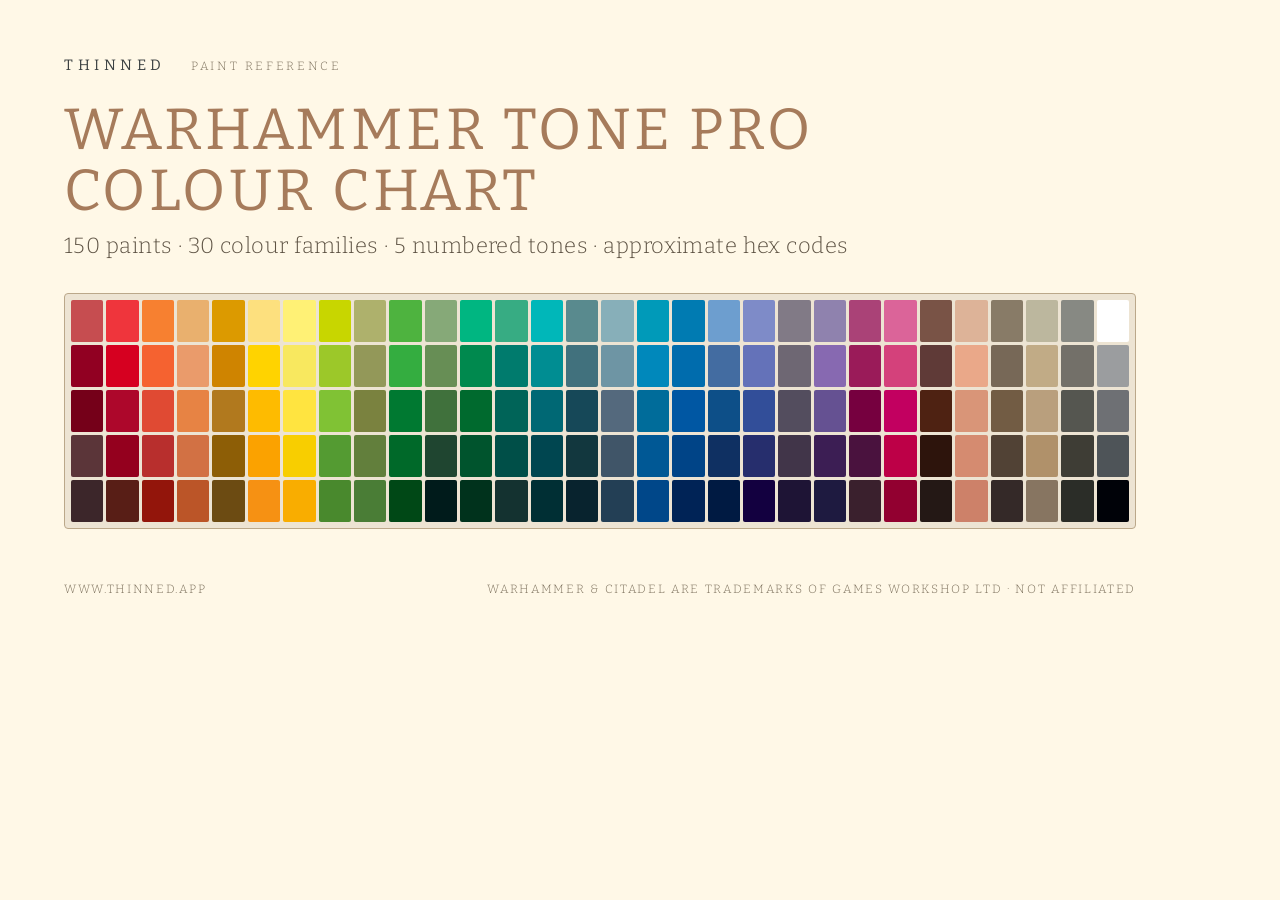
<file: tools/og/tone-pro-og.html>
<!DOCTYPE html>
<html lang="en"><head><meta charset="utf-8"><meta name="robots" content="noindex">
<title>OG image source: Warhammer Tone Pro colour chart</title>
<link href="https://fonts.googleapis.com/css2?family=Bitter:wght@300;400&display=swap" rel="stylesheet">
<style>
  html,body{margin:0;width:1200px;height:630px;overflow:hidden;background:#FFF8E7;color:#3C4142;
    font-family:'Bitter',Georgia,serif;font-weight:300;}
  .frame{position:relative;width:1200px;height:630px;padding:56px 64px;box-sizing:border-box;}
  .brand{font-size:15px;letter-spacing:.3em;text-transform:uppercase;font-weight:400;}
  .brand small{margin-left:18px;letter-spacing:.22em;color:#7A6E5A;font-weight:300;font-size:12px;}
  h1{margin:26px 0 10px;font-size:58px;line-height:1.05;font-weight:400;letter-spacing:.06em;
    text-transform:uppercase;color:#A67B5B;}
  .sub{font-size:22px;color:#5E5344;margin:0 0 34px;letter-spacing:.02em;}
  .grid{display:grid;grid-template-columns:repeat(30,1fr);grid-auto-flow:column;
    grid-template-rows:repeat(5,42px);gap:3px;border:1px solid #BBA88A;padding:6px;border-radius:4px;
    background:#EDE4D3;}
  .grid i{display:block;border-radius:2px;}
  .foot{position:absolute;left:64px;right:64px;bottom:34px;display:flex;justify-content:space-between;
    font-size:12px;letter-spacing:.14em;text-transform:uppercase;color:#7A6E5A;}
</style></head>
<body><div class="frame">
  <div class="brand">Thinned <small>Paint reference</small></div>
  <h1>Warhammer Tone Pro<br>colour chart</h1>
  <p class="sub">150 paints &middot; 30 colour families &middot; 5 numbered tones &middot; approximate hex codes</p>
  <div class="grid"><i style="background:#C64D50"></i><i style="background:#910022"></i><i style="background:#750019"></i><i style="background:#5B3539"></i><i style="background:#3C262A"></i><i style="background:#EF353C"></i><i style="background:#D60020"></i><i style="background:#AD072B"></i><i style="background:#94001E"></i><i style="background:#581E16"></i><i style="background:#F78030"></i><i style="background:#F56230"></i><i style="background:#E04A33"></i><i style="background:#B82F2D"></i><i style="background:#93150B"></i><i style="background:#E9B06E"></i><i style="background:#EA9B6B"></i><i style="background:#E78344"></i><i style="background:#D27144"></i><i style="background:#BB5528"></i><i style="background:#DC9A00"></i><i style="background:#CF8400"></i><i style="background:#B1791E"></i><i style="background:#8D5E06"></i><i style="background:#6C4B12"></i><i style="background:#FDE07E"></i><i style="background:#FFD300"></i><i style="background:#FEBB00"></i><i style="background:#FBA200"></i><i style="background:#F69113"></i><i style="background:#FFF175"></i><i style="background:#F8E85F"></i><i style="background:#FFE440"></i><i style="background:#F8CE00"></i><i style="background:#F9AD00"></i><i style="background:#C8D600"></i><i style="background:#9CC829"></i><i style="background:#80C234"></i><i style="background:#549B32"></i><i style="background:#49892D"></i><i style="background:#AEB16C"></i><i style="background:#939859"></i><i style="background:#7A823F"></i><i style="background:#627F3C"></i><i style="background:#4A7D36"></i><i style="background:#4EB33F"></i><i style="background:#34AD40"></i><i style="background:#007931"></i><i style="background:#006929"></i><i style="background:#004816"></i><i style="background:#86A978"></i><i style="background:#678E55"></i><i style="background:#40713C"></i><i style="background:#1F4530"></i><i style="background:#001B1B"></i><i style="background:#00B681"></i><i style="background:#00894E"></i><i style="background:#006A2E"></i><i style="background:#00542D"></i><i style="background:#00321C"></i><i style="background:#37AC83"></i><i style="background:#007B6D"></i><i style="background:#006458"></i><i style="background:#004F48"></i><i style="background:#143230"></i><i style="background:#00B7B9"></i><i style="background:#008D92"></i><i style="background:#006874"></i><i style="background:#004650"></i><i style="background:#002F34"></i><i style="background:#598A8E"></i><i style="background:#41717D"></i><i style="background:#164858"></i><i style="background:#12373E"></i><i style="background:#08232E"></i><i style="background:#87AFB9"></i><i style="background:#6E95A4"></i><i style="background:#54697D"></i><i style="background:#405568"></i><i style="background:#233F55"></i><i style="background:#009AB9"></i><i style="background:#0088BB"></i><i style="background:#006C9A"></i><i style="background:#005895"></i><i style="background:#004789"></i><i style="background:#007BB2"></i><i style="background:#006CAD"></i><i style="background:#0057A3"></i><i style="background:#004487"></i><i style="background:#002356"></i><i style="background:#6D9ECF"></i><i style="background:#436CA1"></i><i style="background:#0D4F88"></i><i style="background:#0F3062"></i><i style="background:#001A42"></i><i style="background:#7E8BC8"></i><i style="background:#6472B9"></i><i style="background:#324E99"></i><i style="background:#262E6D"></i><i style="background:#130040"></i><i style="background:#817A86"></i><i style="background:#6E6773"></i><i style="background:#534D5E"></i><i style="background:#413549"></i><i style="background:#1E1435"></i><i style="background:#8F82AE"></i><i style="background:#8769B1"></i><i style="background:#655192"></i><i style="background:#3C1E54"></i><i style="background:#1E1A40"></i><i style="background:#AA4277"></i><i style="background:#9A1B59"></i><i style="background:#76003F"></i><i style="background:#4A123E"></i><i style="background:#3A202D"></i><i style="background:#DB6499"></i><i style="background:#D4417B"></i><i style="background:#C20060"></i><i style="background:#BD0047"></i><i style="background:#920030"></i><i style="background:#795346"></i><i style="background:#5F3A37"></i><i style="background:#4E2212"></i><i style="background:#2D140C"></i><i style="background:#241815"></i><i style="background:#DDB398"></i><i style="background:#EAA889"></i><i style="background:#D99578"></i><i style="background:#D58B70"></i><i style="background:#CD8169"></i><i style="background:#887B67"></i><i style="background:#776857"></i><i style="background:#725C44"></i><i style="background:#514235"></i><i style="background:#342928"></i><i style="background:#BCB79E"></i><i style="background:#C1AB86"></i><i style="background:#B99F7D"></i><i style="background:#B0916A"></i><i style="background:#877561"></i><i style="background:#878983"></i><i style="background:#737069"></i><i style="background:#555650"></i><i style="background:#3E3D35"></i><i style="background:#2B2D28"></i><i style="background:#FFFFFF"></i><i style="background:#9B9D9F"></i><i style="background:#6E7074"></i><i style="background:#4E5458"></i><i style="background:#000208"></i></div>
  <div class="foot"><span>www.thinned.app</span><span>Warhammer &amp; Citadel are trademarks of Games Workshop Ltd &middot; not affiliated</span></div>
</div></body></html>
</file>
<file: style.css>
/* Thinned — Shared site styles */
* { box-sizing: border-box; margin: 0; padding: 0; }

body {
  font-family: -apple-system, BlinkMacSystemFont, 'Segoe UI', Roboto, sans-serif;
  background: #1a1a2e;
  color: #e0e0e0;
  min-height: 100vh;
  display: flex;
  justify-content: center;
  align-items: center;
  padding: 24px;
}

.card {
  background: #24243e;
  border-radius: 12px;
  padding: 40px;
  max-width: 520px;
  width: 100%;
}

h1 {
  font-size: 24px;
  font-weight: 700;
  margin-bottom: 8px;
  letter-spacing: 1px;
}

h2 {
  font-size: 18px;
  font-weight: 600;
  margin: 24px 0 12px;
}

.subtitle {
  color: #9090a0;
  font-size: 14px;
  margin-bottom: 24px;
}

p {
  font-size: 15px;
  line-height: 1.6;
  margin-bottom: 16px;
}

ul {
  margin: 0 0 24px 20px;
  font-size: 14px;
  line-height: 1.8;
  color: #c0c0d0;
}

a { color: #8a82ff; }
a:hover { color: #a9a3ff; }

label {
  display: block;
  font-size: 14px;
  margin-bottom: 6px;
  color: #b0b0c0;
}

input {
  width: 100%;
  padding: 12px;
  border: 1px solid #3a3a5e;
  border-radius: 8px;
  background: #1a1a2e;
  color: #e0e0e0;
  font-size: 15px;
  margin-bottom: 16px;
}
input:focus { outline: none; border-color: #6c63ff; }

.btn {
  display: inline-block;
  padding: 12px 24px;
  border: none;
  border-radius: 8px;
  font-size: 15px;
  font-weight: 600;
  cursor: pointer;
  width: 100%;
  text-align: center;
  transition: background 0.15s;
}

.btn-primary { background: #6c63ff; color: #fff; }
.btn-primary:hover { background: #5a52e0; }
.btn-primary:disabled { opacity: 0.5; cursor: not-allowed; }

.btn-danger { background: #c4746e; color: #fff; }
.btn-danger:hover { background: #b0635d; }
.btn-danger:disabled { opacity: 0.5; cursor: not-allowed; }

.notice {
  background: #2a2a4a;
  border-left: 3px solid #c4746e;
  padding: 12px 16px;
  border-radius: 0 8px 8px 0;
  margin-bottom: 24px;
  font-size: 13px;
  line-height: 1.5;
}

.info-notice {
  background: #2a2a4a;
  border-left: 3px solid #6c63ff;
  padding: 12px 16px;
  border-radius: 0 8px 8px 0;
  margin-bottom: 24px;
  font-size: 13px;
  line-height: 1.5;
}

.success-msg {
  text-align: center;
  color: #7eb77f;
  font-size: 16px;
  padding: 20px 0;
}

.error-msg {
  color: #c4746e;
  font-size: 13px;
  margin-bottom: 12px;
}

.footer {
  text-align: center;
  margin-top: 24px;
  font-size: 12px;
  color: #606070;
}

.footer a { color: #8080a0; }

/* Legal pages — wider card for long-form content */
.card.legal {
  max-width: 720px;
  align-self: flex-start;
  margin: 0 auto;
}

h3 {
  font-size: 16px;
  font-weight: 600;
  margin: 20px 0 10px;
  color: #d0d0e0;
}

/* Tables */
table {
  width: 100%;
  border-collapse: collapse;
  margin-bottom: 24px;
  font-size: 13px;
  line-height: 1.6;
}

thead th {
  text-align: left;
  padding: 10px 12px;
  background: #1a1a2e;
  color: #b0b0c0;
  font-weight: 600;
  font-size: 12px;
  text-transform: uppercase;
  letter-spacing: 0.5px;
  border-bottom: 2px solid #3a3a5e;
}

tbody td {
  padding: 10px 12px;
  border-bottom: 1px solid #2a2a4a;
  color: #c0c0d0;
  vertical-align: top;
}

tbody tr:last-child td {
  border-bottom: none;
}

tbody td strong {
  color: #e0e0e0;
}

.btn-oauth {
  background: #2a2a4a;
  color: #e0e0e0;
  border: 1px solid #3a3a5e;
}
.btn-oauth:hover { background: #33335a; }

.divider {
  display: flex;
  align-items: center;
  margin: 20px 0;
  color: #606070;
  font-size: 13px;
}
.divider::before, .divider::after {
  content: '';
  flex: 1;
  height: 1px;
  background: #3a3a5e;
}
.divider span { padding: 0 12px; }

.hidden { display: none; }

.spinner {
  display: inline-block;
  width: 16px;
  height: 16px;
  border: 2px solid rgba(255,255,255,0.3);
  border-top-color: #fff;
  border-radius: 50%;
  animation: spin 0.6s linear infinite;
  vertical-align: middle;
  margin-right: 8px;
}

@keyframes spin { to { transform: rotate(360deg); } }
</file>
